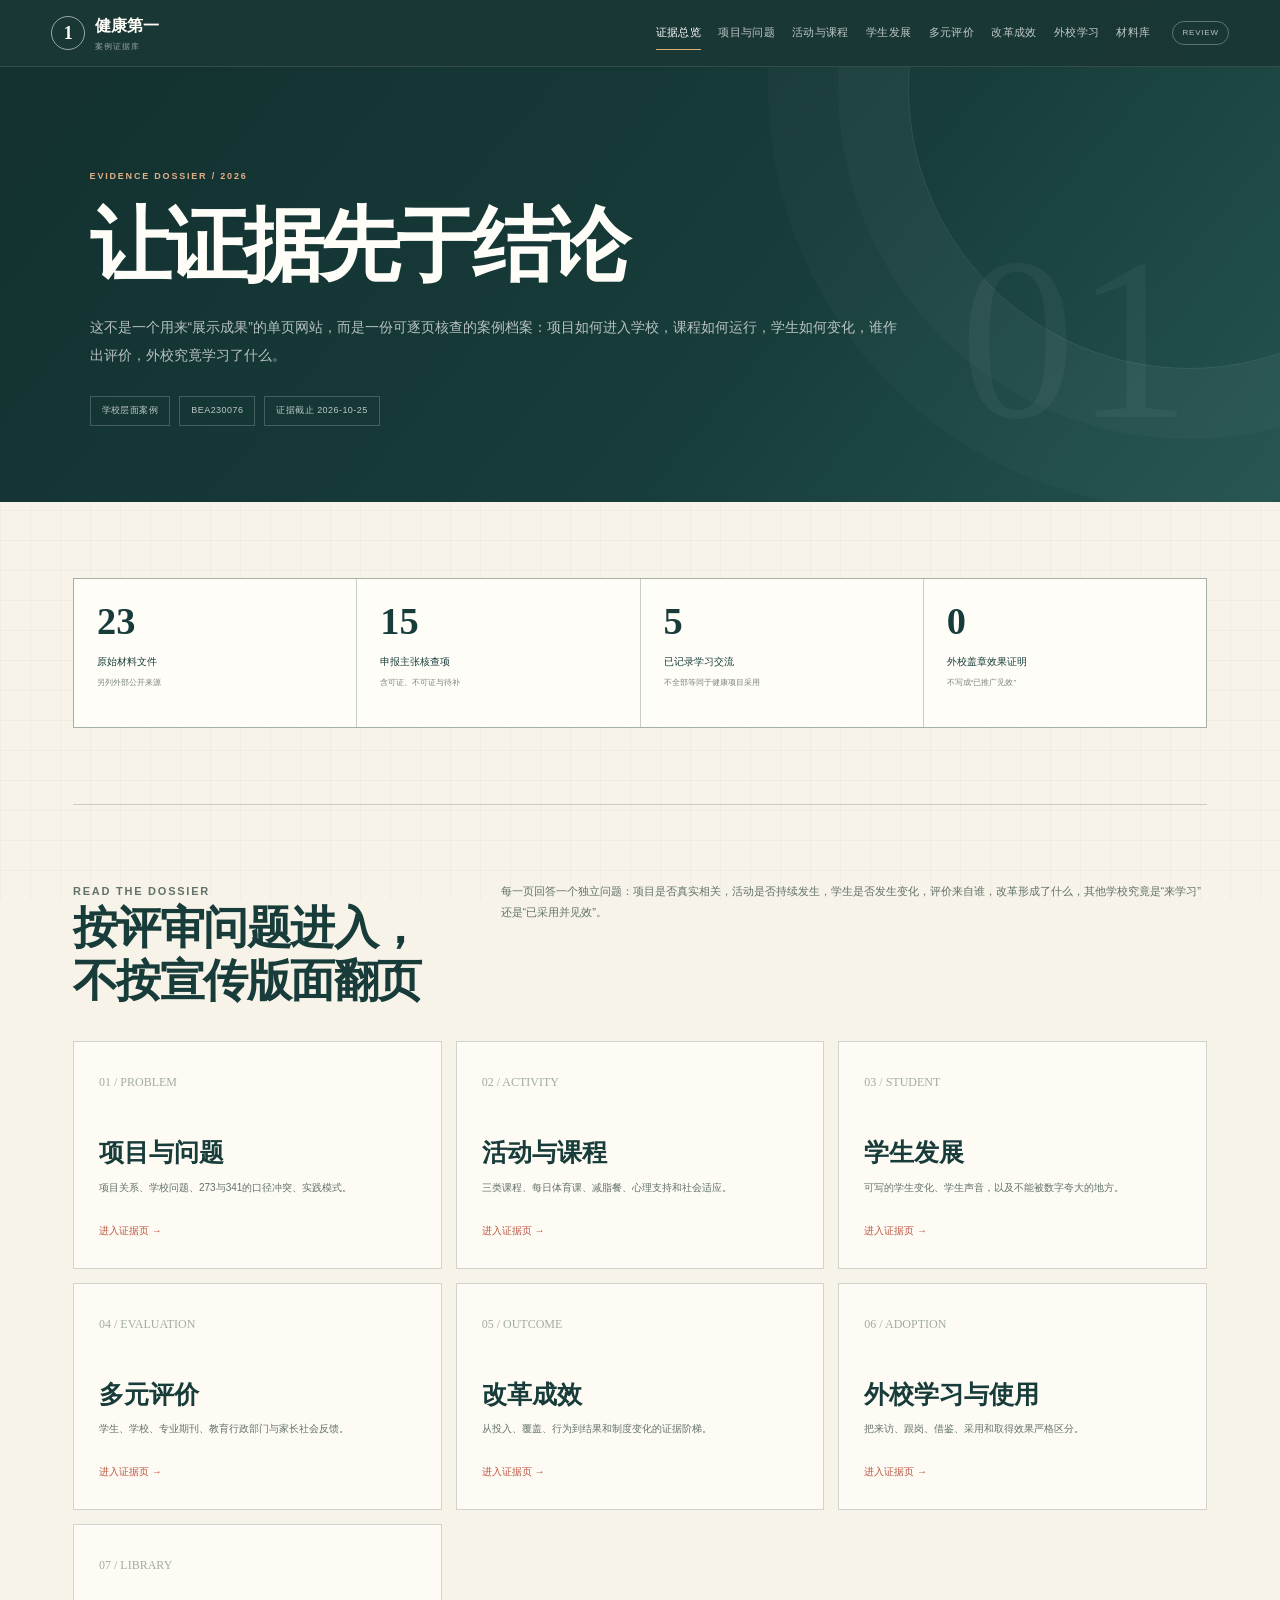
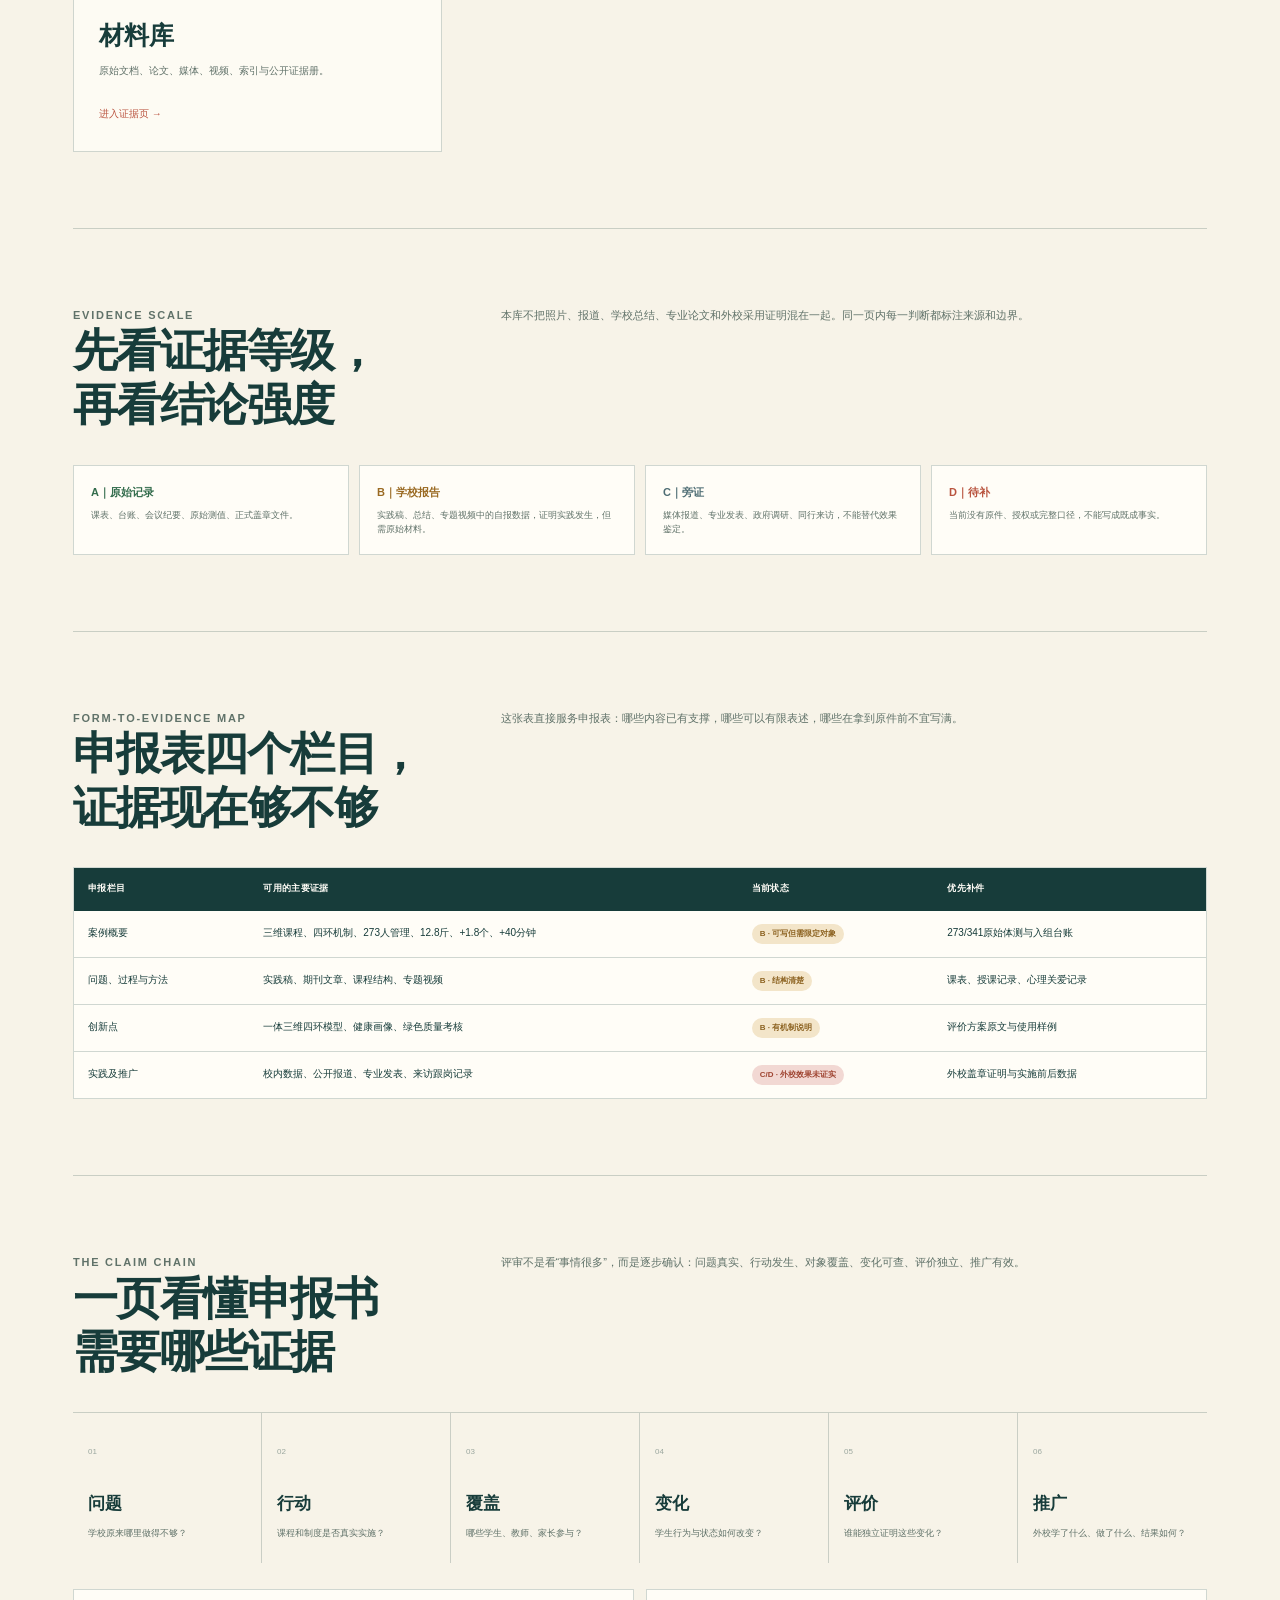
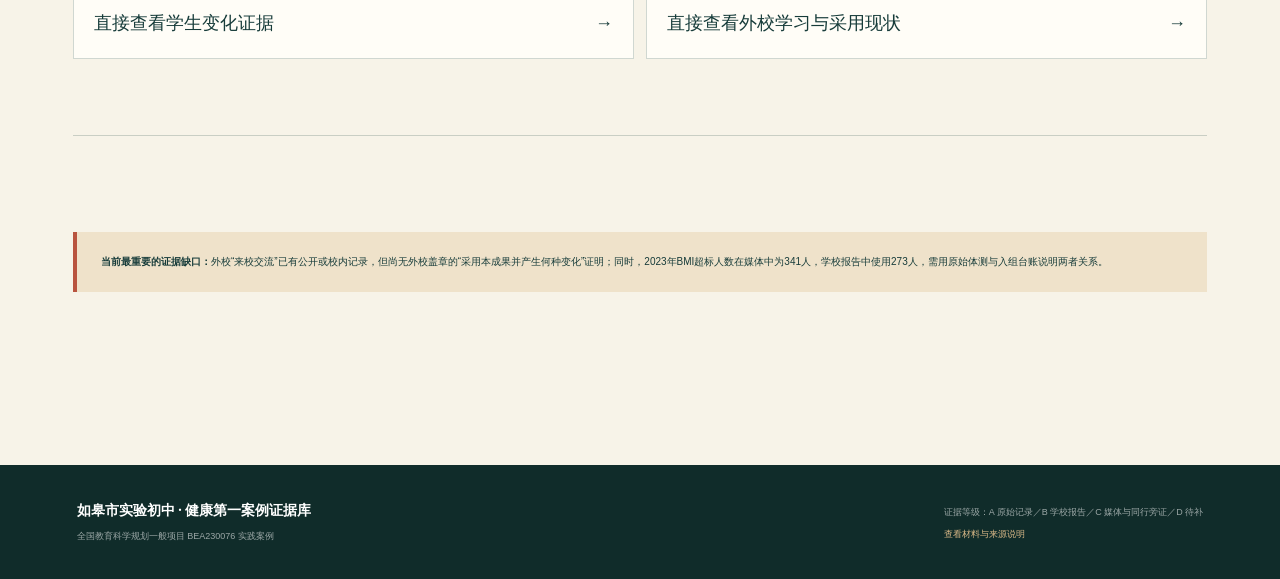
<file: index.html>
<!doctype html>
<html lang="zh-CN">
<head>
<meta charset="utf-8">
<meta name="viewport" content="width=device-width, initial-scale=1">
<meta name="robots" content="noindex,nofollow">
<meta name="theme-color" content="#173c3a">
<title>证据总览｜如皋市实验初中健康第一案例证据库</title>
<link rel="icon" href="assets/favicon.svg" type="image/svg+xml">
<link rel="stylesheet" href="styles.css">
</head>
<body data-page="home">
<a class="skip" href="#main">跳到主要内容</a>

    <header class="site-header">
      <a class="brand" href="index.html"><span class="brand-mark">1</span><span>健康第一<small>案例证据库</small></span></a>
      <button class="nav-toggle" type="button" aria-expanded="false" aria-controls="nav"><span></span><span></span><span></span><span class="sr-only">展开导航</span></button>
      <nav class="nav" id="nav" aria-label="主导航"><a href="index.html" aria-current="page">证据总览</a><a href="project.html">项目与问题</a><a href="activities.html">活动与课程</a><a href="students.html">学生发展</a><a href="evaluation.html">多元评价</a><a href="outcomes.html">改革成效</a><a href="adoption.html">外校学习</a><a href="library.html">材料库</a></nav>
      <span class="review-tag">REVIEW</span>
    </header>
    
<main id="main">
<section class="page-hero">
  <div class="hero-inner">
    <p class="eyebrow">EVIDENCE DOSSIER / 2026</p>
    <h1>让证据先于结论</h1>
    <p class="lede">这不是一个用来“展示成果”的单页网站，而是一份可逐页核查的案例档案：项目如何进入学校，课程如何运行，学生如何变化，谁作出评价，外校究竟学习了什么。</p>
    <div class="hero-meta">
<span class="chip">学校层面案例</span><span class="chip">BEA230076</span><span class="chip">证据截止 2026-10-25</span>
</div>
    <div class="page-number" aria-hidden="true">01</div>
  </div>
</section>

<div class="page-wrap">
  <section class="page-section">
    <div class="dashboard">
      <article><b>23</b><span>原始材料文件</span><small>另列外部公开来源</small></article>
      <article><b>15</b><span>申报主张核查项</span><small>含可证、不可证与待补</small></article>
      <article><b>5</b><span>已记录学习交流</span><small>不全部等同于健康项目采用</small></article>
      <article><b>0</b><span>外校盖章效果证明</span><small>不写成“已推广见效”</small></article>
    </div>
  </section>

  <section class="page-section">
    <div class="section-head">
      <div><p class="section-label">READ THE DOSSIER</p><h2>按评审问题进入，<br>不按宣传版面翻页</h2></div>
      <p>每一页回答一个独立问题：项目是否真实相关，活动是否持续发生，学生是否发生变化，评价来自谁，改革形成了什么，其他学校究竟是“来学习”还是“已采用并见效”。</p>
    </div>
    <div class="dossier-grid">
      <a class="dossier-card" href="project.html"><span class="no">01 / PROBLEM</span><h3>项目与问题</h3><p>项目关系、学校问题、273与341的口径冲突、实践模式。</p><b>进入证据页 →</b></a>
      <a class="dossier-card" href="activities.html"><span class="no">02 / ACTIVITY</span><h3>活动与课程</h3><p>三类课程、每日体育课、减脂餐、心理支持和社会适应。</p><b>进入证据页 →</b></a>
      <a class="dossier-card" href="students.html"><span class="no">03 / STUDENT</span><h3>学生发展</h3><p>可写的学生变化、学生声音，以及不能被数字夸大的地方。</p><b>进入证据页 →</b></a>
      <a class="dossier-card" href="evaluation.html"><span class="no">04 / EVALUATION</span><h3>多元评价</h3><p>学生、学校、专业期刊、教育行政部门与家长社会反馈。</p><b>进入证据页 →</b></a>
      <a class="dossier-card" href="outcomes.html"><span class="no">05 / OUTCOME</span><h3>改革成效</h3><p>从投入、覆盖、行为到结果和制度变化的证据阶梯。</p><b>进入证据页 →</b></a>
      <a class="dossier-card" href="adoption.html"><span class="no">06 / ADOPTION</span><h3>外校学习与使用</h3><p>把来访、跟岗、借鉴、采用和取得效果严格区分。</p><b>进入证据页 →</b></a>
      <a class="dossier-card" href="library.html"><span class="no">07 / LIBRARY</span><h3>材料库</h3><p>原始文档、论文、媒体、视频、索引与公开证据册。</p><b>进入证据页 →</b></a>
    </div>
  </section>

  <section class="page-section">
    <div class="section-head">
      <div><p class="section-label">EVIDENCE SCALE</p><h2>先看证据等级，<br>再看结论强度</h2></div>
      <p>本库不把照片、报道、学校总结、专业论文和外校采用证明混在一起。同一页内每一判断都标注来源和边界。</p>
    </div>
    <div class="legend">
      <div class="level a"><strong>A｜原始记录</strong><p>课表、台账、会议纪要、原始测值、正式盖章文件。</p></div>
      <div class="level b"><strong>B｜学校报告</strong><p>实践稿、总结、专题视频中的自报数据，证明实践发生，但需原始材料。</p></div>
      <div class="level c"><strong>C｜旁证</strong><p>媒体报道、专业发表、政府调研、同行来访，不能替代效果鉴定。</p></div>
      <div class="level d"><strong>D｜待补</strong><p>当前没有原件、授权或完整口径，不能写成既成事实。</p></div>
    </div>
  </section>

  <section class="page-section">
    <div class="section-head">
      <div><p class="section-label">FORM-TO-EVIDENCE MAP</p><h2>申报表四个栏目，<br>证据现在够不够</h2></div>
      <p>这张表直接服务申报表：哪些内容已有支撑，哪些可以有限表述，哪些在拿到原件前不宜写满。</p>
    </div>
    <div class="table-wrap">
      <table>
        <thead><tr><th>申报栏目</th><th>可用的主要证据</th><th>当前状态</th><th>优先补件</th></tr></thead>
        <tbody>
          <tr><td>案例概要</td><td>三维课程、四环机制、273人管理、12.8斤、+1.8个、+40分钟</td><td><span class="evidence-level level-b">B · 可写但需限定对象</span></td><td>273/341原始体测与入组台账</td></tr>
          <tr><td>问题、过程与方法</td><td>实践稿、期刊文章、课程结构、专题视频</td><td><span class="evidence-level level-b">B · 结构清楚</span></td><td>课表、授课记录、心理关爱记录</td></tr>
          <tr><td>创新点</td><td>一体三维四环模型、健康画像、绿色质量考核</td><td><span class="evidence-level level-b">B · 有机制说明</span></td><td>评价方案原文与使用样例</td></tr>
          <tr><td>实践及推广</td><td>校内数据、公开报道、专业发表、来访跟岗记录</td><td><span class="evidence-level level-d">C/D · 外校效果未证实</span></td><td>外校盖章证明与实施前后数据</td></tr>
        </tbody>
      </table>
    </div>
  </section>

  <section class="page-section">
    <div class="section-head">
      <div><p class="section-label">THE CLAIM CHAIN</p><h2>一页看懂申报书<br>需要哪些证据</h2></div>
      <p>评审不是看“事情很多”，而是逐步确认：问题真实、行动发生、对象覆盖、变化可查、评价独立、推广有效。</p>
    </div>
    <div class="claim-chain">
      <article><span>01</span><h3>问题</h3><p>学校原来哪里做得不够？</p></article>
      <article><span>02</span><h3>行动</h3><p>课程和制度是否真实实施？</p></article>
      <article><span>03</span><h3>覆盖</h3><p>哪些学生、教师、家长参与？</p></article>
      <article><span>04</span><h3>变化</h3><p>学生行为与状态如何改变？</p></article>
      <article><span>05</span><h3>评价</h3><p>谁能独立证明这些变化？</p></article>
      <article><span>06</span><h3>推广</h3><p>外校学了什么、做了什么、结果如何？</p></article>
    </div>
    <div class="next-links">
      <a href="students.html">直接查看学生变化证据 <span>→</span></a>
      <a href="adoption.html">直接查看外校学习与采用现状 <span>→</span></a>
    </div>
  </section>

  <section class="page-section">
    <div class="warning"><b>当前最重要的证据缺口：</b>外校“来校交流”已有公开或校内记录，但尚无外校盖章的“采用本成果并产生何种变化”证明；同时，2023年BMI超标人数在媒体中为341人，学校报告中使用273人，需用原始体测与入组台账说明两者关系。</div>
  </section>
</div>

</main>

    <footer class="site-footer">
      <div class="footer-inner">
        <div><strong>如皋市实验初中 · 健康第一案例证据库</strong><p>全国教育科学规划一般项目 BEA230076 实践案例</p></div>
        <div><p>证据等级：A 原始记录／B 学校报告／C 媒体与同行旁证／D 待补</p><p><a href="library.html">查看材料与来源说明</a></p></div>
      </div>
    </footer>
    
<script src="script.js"></script>
</body>
</html>
</file>
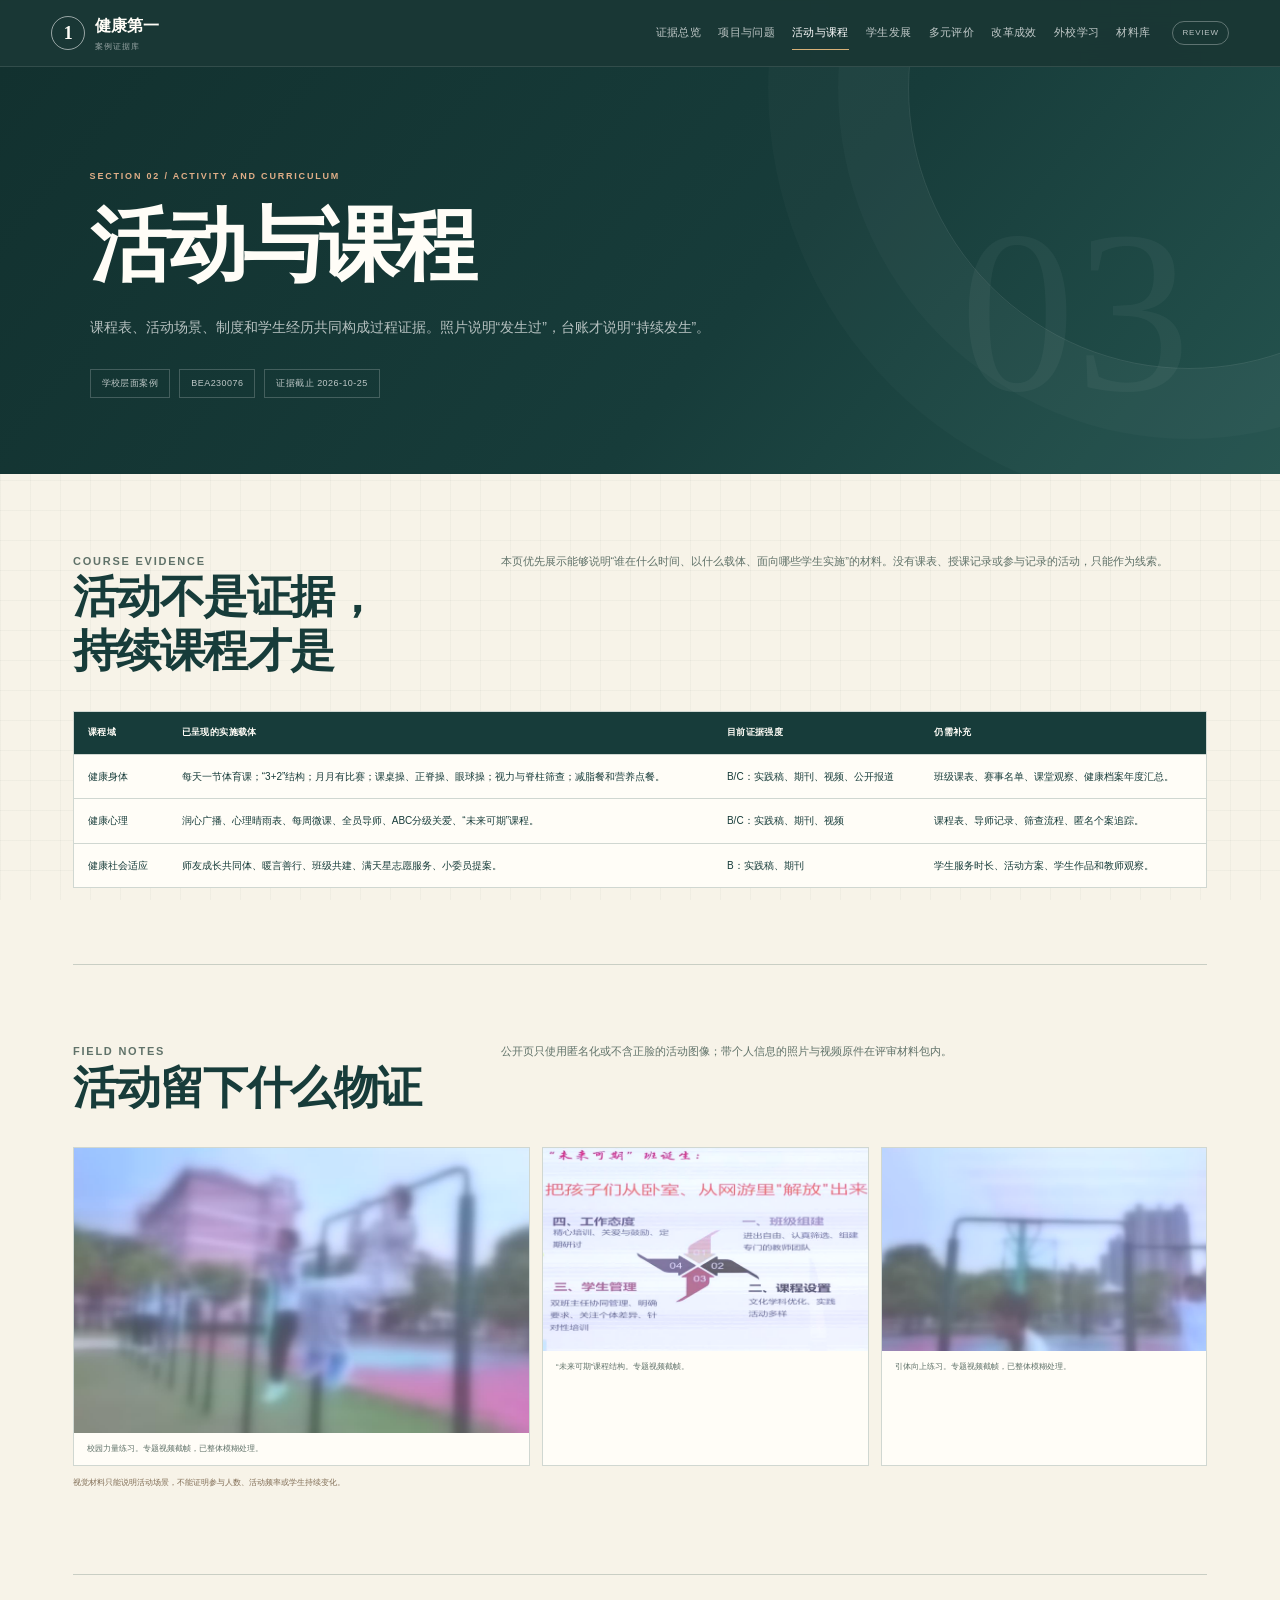
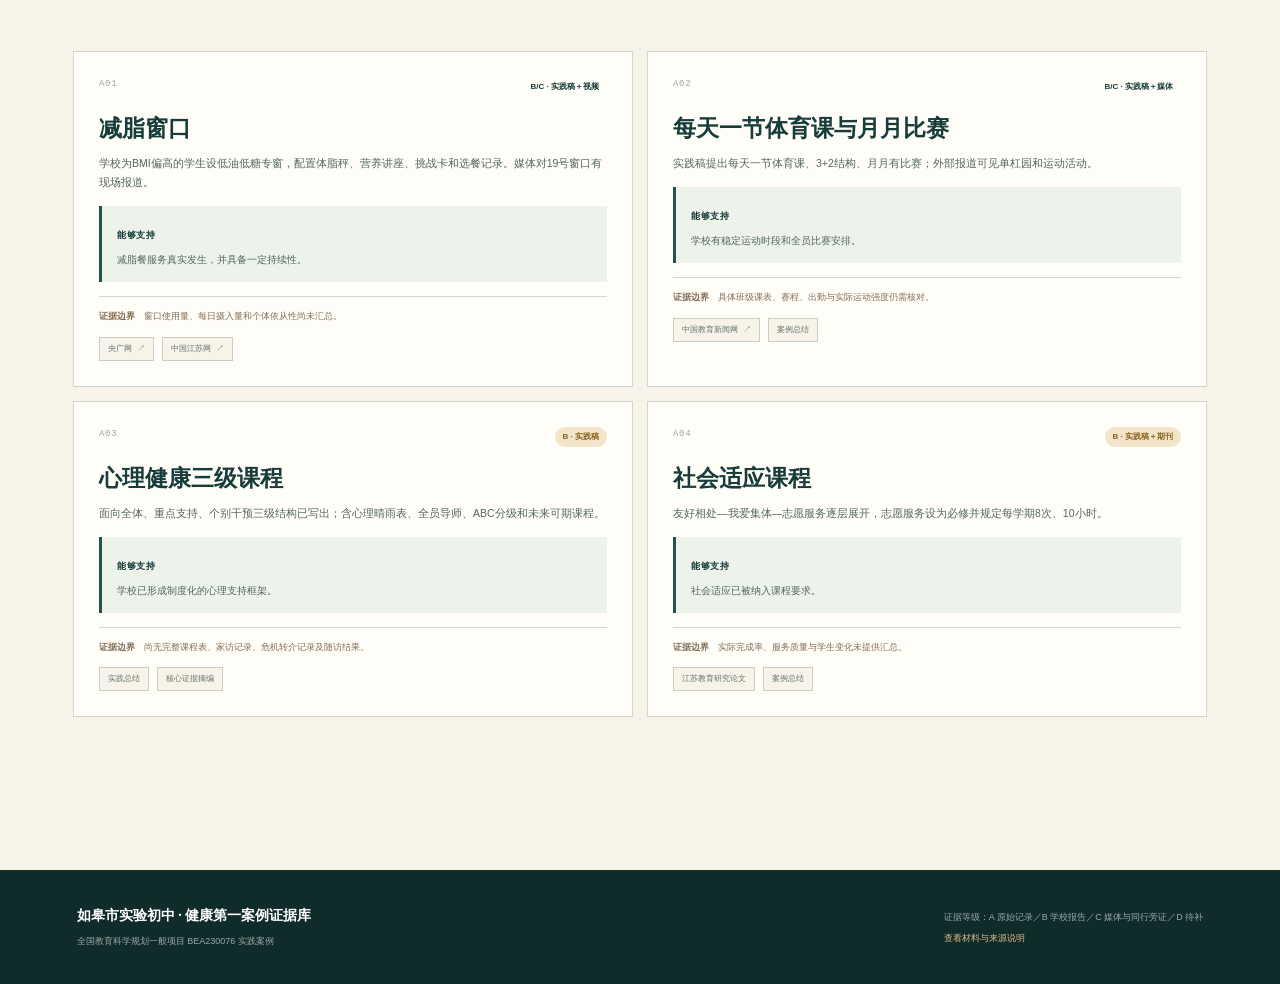
<file: activities.html>
<!doctype html>
<html lang="zh-CN">
<head>
<meta charset="utf-8">
<meta name="viewport" content="width=device-width, initial-scale=1">
<meta name="robots" content="noindex,nofollow">
<meta name="theme-color" content="#173c3a">
<title>活动与课程｜如皋市实验初中健康第一案例证据库</title>
<link rel="icon" href="assets/favicon.svg" type="image/svg+xml">
<link rel="stylesheet" href="styles.css">
</head>
<body data-page="activities">
<a class="skip" href="#main">跳到主要内容</a>

    <header class="site-header">
      <a class="brand" href="index.html"><span class="brand-mark">1</span><span>健康第一<small>案例证据库</small></span></a>
      <button class="nav-toggle" type="button" aria-expanded="false" aria-controls="nav"><span></span><span></span><span></span><span class="sr-only">展开导航</span></button>
      <nav class="nav" id="nav" aria-label="主导航"><a href="index.html">证据总览</a><a href="project.html">项目与问题</a><a href="activities.html" aria-current="page">活动与课程</a><a href="students.html">学生发展</a><a href="evaluation.html">多元评价</a><a href="outcomes.html">改革成效</a><a href="adoption.html">外校学习</a><a href="library.html">材料库</a></nav>
      <span class="review-tag">REVIEW</span>
    </header>
    
<main id="main">
<section class="page-hero">
  <div class="hero-inner">
    <p class="eyebrow">SECTION 02 / ACTIVITY AND CURRICULUM</p>
    <h1>活动与课程</h1>
    <p class="lede">课程表、活动场景、制度和学生经历共同构成过程证据。照片说明“发生过”，台账才说明“持续发生”。</p>
    <div class="hero-meta">
<span class="chip">学校层面案例</span><span class="chip">BEA230076</span><span class="chip">证据截止 2026-10-25</span>
</div>
    <div class="page-number" aria-hidden="true">03</div>
  </div>
</section>

<div class="page-wrap">
  <section class="page-section">
    <div class="section-head">
      <div><p class="section-label">COURSE EVIDENCE</p><h2>活动不是证据，<br>持续课程才是</h2></div>
      <p>本页优先展示能够说明“谁在什么时间、以什么载体、面向哪些学生实施”的材料。没有课表、授课记录或参与记录的活动，只能作为线索。</p>
    </div>
    <div class="table-wrap">
      <table>
        <thead><tr><th>课程域</th><th>已呈现的实施载体</th><th>目前证据强度</th><th>仍需补充</th></tr></thead>
        <tbody>
          <tr><td>健康身体</td><td>每天一节体育课；“3+2”结构；月月有比赛；课桌操、正脊操、眼球操；视力与脊柱筛查；减脂餐和营养点餐。</td><td>B/C：实践稿、期刊、视频、公开报道</td><td>班级课表、赛事名单、课堂观察、健康档案年度汇总。</td></tr>
          <tr><td>健康心理</td><td>润心广播、心理晴雨表、每周微课、全员导师、ABC分级关爱、“未来可期”课程。</td><td>B/C：实践稿、期刊、视频</td><td>课程表、导师记录、筛查流程、匿名个案追踪。</td></tr>
          <tr><td>健康社会适应</td><td>师友成长共同体、暖言善行、班级共建、满天星志愿服务、小委员提案。</td><td>B：实践稿、期刊</td><td>学生服务时长、活动方案、学生作品和教师观察。</td></tr>
        </tbody>
      </table>
    </div>
  </section>

  <section class="page-section">
    <div class="section-head">
      <div><p class="section-label">FIELD NOTES</p><h2>活动留下什么物证</h2></div>
      <p>公开页只使用匿名化或不含正脸的活动图像；带个人信息的照片与视频原件在评审材料包内。</p>
    </div>
    <div class="gallery">
      <figure><img src="assets/images/activity-strength-anon.jpg" alt="校园力量练习匿名化图像"><figcaption>校园力量练习。专题视频截帧，已整体模糊处理。</figcaption></figure>
      <figure><img src="assets/images/future-class-structure.jpg" alt="未来可期课程结构"><figcaption>“未来可期”课程结构。专题视频截帧。</figcaption></figure>
      <figure><img src="assets/images/activity-pullup-anon.jpg" alt="引体向上训练匿名化图像"><figcaption>引体向上练习。专题视频截帧，已整体模糊处理。</figcaption></figure>
    </div>
    <p class="privacy-note">视觉材料只能说明活动场景，不能证明参与人数、活动频率或学生持续变化。</p>
  </section>

  <section class="page-section">
    <div class="evidence-grid">
      
    <article class="evidence-card">
      <div class="evidence-top"><span class="evidence-code">A01</span><span class="evidence-level level-b/c">B/C · 实践稿＋视频</span></div>
      <h3>减脂窗口</h3><p>学校为BMI偏高的学生设低油低糖专窗，配置体脂秤、营养讲座、挑战卡和选餐记录。媒体对19号窗口有现场报道。</p>
      <div class="claim-box"><b>能够支持</b><p>减脂餐服务真实发生，并具备一定持续性。</p></div>
      <div class="boundary"><b>证据边界</b>　窗口使用量、每日摄入量和个体依从性尚未汇总。</div>
      <div class="source-row"><a class="source external" href="https://news.cnr.cn/local/dftj/20231223/t20231223_526532444.shtml" target="_blank" rel="noopener">央广网</a><a class="source external" href="https://jsnews.jschina.com.cn/kjwt/202401/t20240109_3345857.shtml" target="_blank" rel="noopener">中国江苏网</a></div>
    </article>
      
    <article class="evidence-card">
      <div class="evidence-top"><span class="evidence-code">A02</span><span class="evidence-level level-b/c">B/C · 实践稿＋媒体</span></div>
      <h3>每天一节体育课与月月比赛</h3><p>实践稿提出每天一节体育课、3+2结构、月月有比赛；外部报道可见单杠园和运动活动。</p>
      <div class="claim-box"><b>能够支持</b><p>学校有稳定运动时段和全员比赛安排。</p></div>
      <div class="boundary"><b>证据边界</b>　具体班级课表、赛程、出勤与实际运动强度仍需核对。</div>
      <div class="source-row"><a class="source external" href="http://www.jyb.cn/rmtzgjsb/202407/t20240709_2111220422.html" target="_blank" rel="noopener">中国教育新闻网</a><a class="source" href="assets/docs/健康第一案例总结.pdf">案例总结</a></div>
    </article>
      
    <article class="evidence-card">
      <div class="evidence-top"><span class="evidence-code">A03</span><span class="evidence-level level-b">B · 实践稿</span></div>
      <h3>心理健康三级课程</h3><p>面向全体、重点支持、个别干预三级结构已写出；含心理晴雨表、全员导师、ABC分级和未来可期课程。</p>
      <div class="claim-box"><b>能够支持</b><p>学校已形成制度化的心理支持框架。</p></div>
      <div class="boundary"><b>证据边界</b>　尚无完整课程表、家访记录、危机转介记录及随访结果。</div>
      <div class="source-row"><a class="source" href="assets/docs/健康第一案例总结.pdf">实践总结</a><a class="source" href="assets/docs/核心证据摘编.pdf">核心证据摘编</a></div>
    </article>
      
    <article class="evidence-card">
      <div class="evidence-top"><span class="evidence-code">A04</span><span class="evidence-level level-b">B · 实践稿＋期刊</span></div>
      <h3>社会适应课程</h3><p>友好相处—我爱集体—志愿服务逐层展开，志愿服务设为必修并规定每学期8次、10小时。</p>
      <div class="claim-box"><b>能够支持</b><p>社会适应已被纳入课程要求。</p></div>
      <div class="boundary"><b>证据边界</b>　实际完成率、服务质量与学生变化未提供汇总。</div>
      <div class="source-row"><a class="source" href="assets/images/健康学校研究论文首页.png">江苏教育研究论文</a><a class="source" href="assets/docs/健康第一案例总结.pdf">案例总结</a></div>
    </article>
    </div>
  </section>
</div>

</main>

    <footer class="site-footer">
      <div class="footer-inner">
        <div><strong>如皋市实验初中 · 健康第一案例证据库</strong><p>全国教育科学规划一般项目 BEA230076 实践案例</p></div>
        <div><p>证据等级：A 原始记录／B 学校报告／C 媒体与同行旁证／D 待补</p><p><a href="library.html">查看材料与来源说明</a></p></div>
      </div>
    </footer>
    
<script src="script.js"></script>
</body>
</html>
</file>
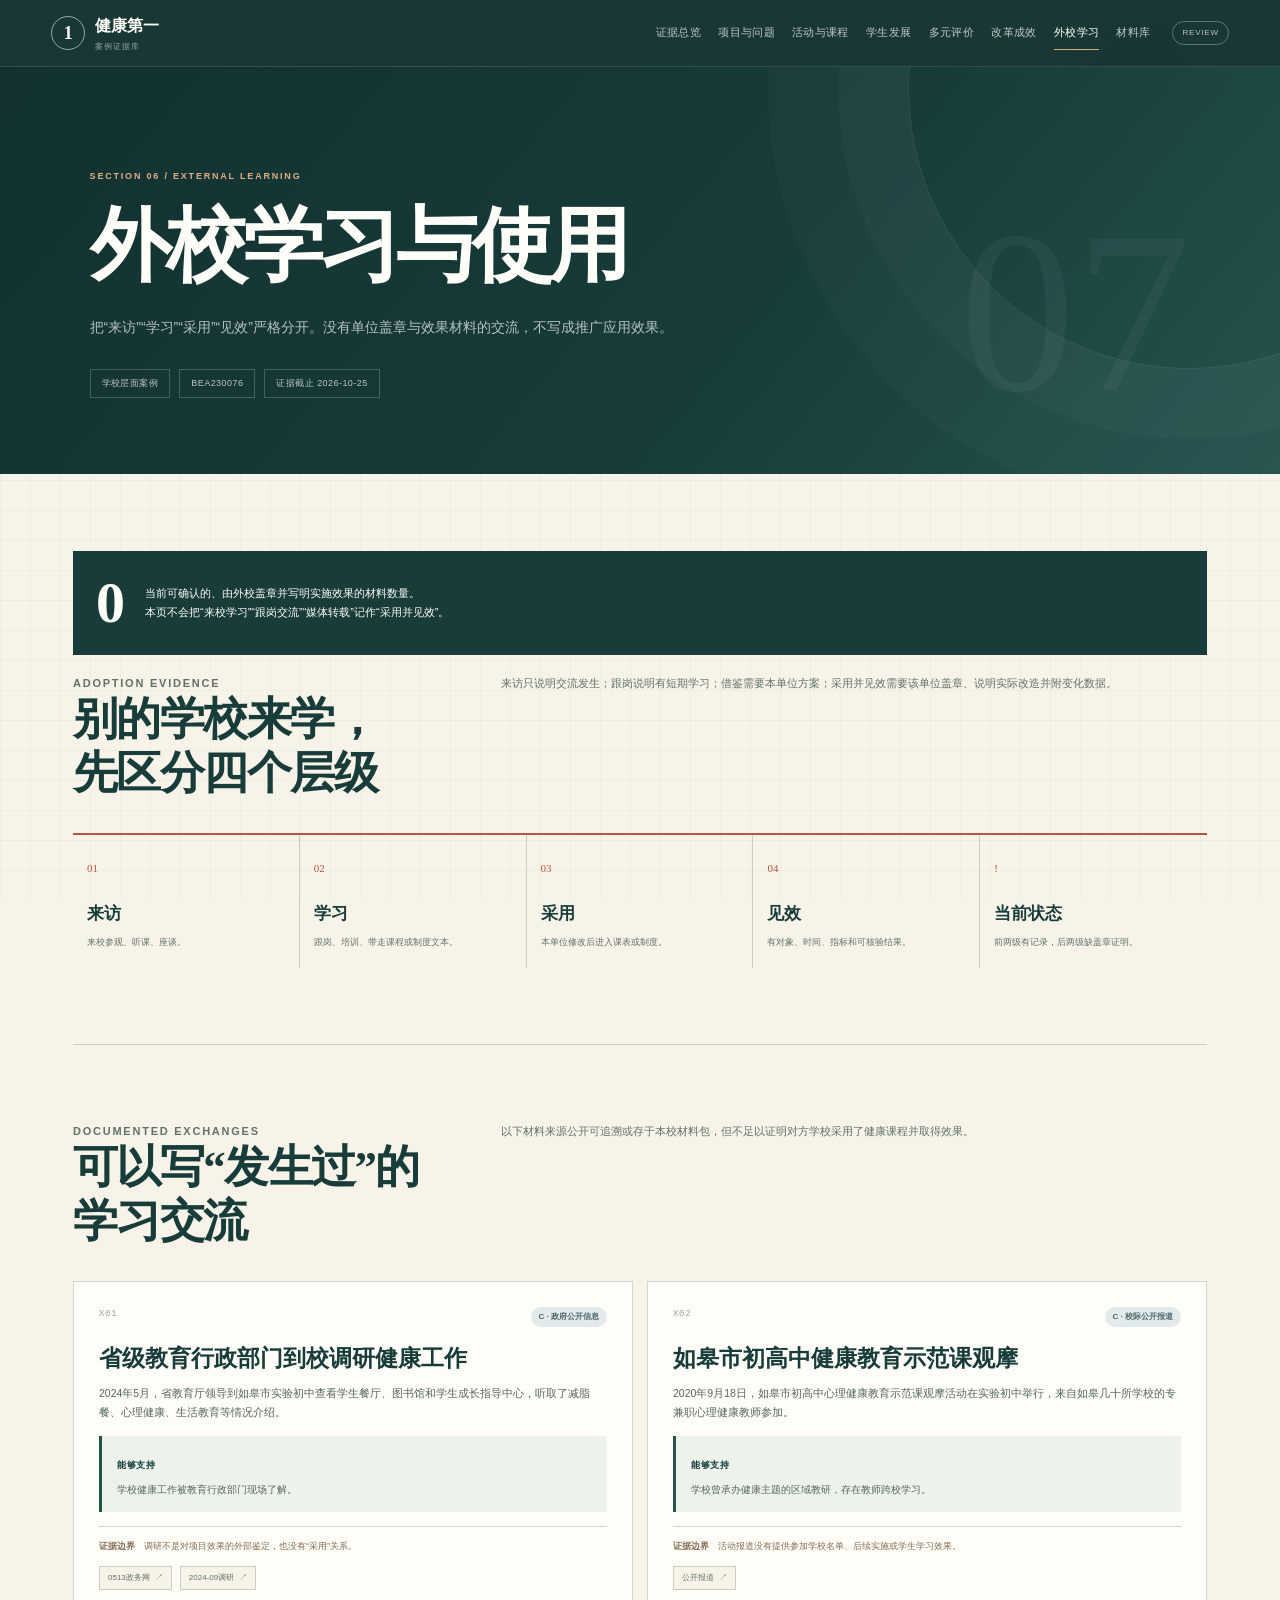
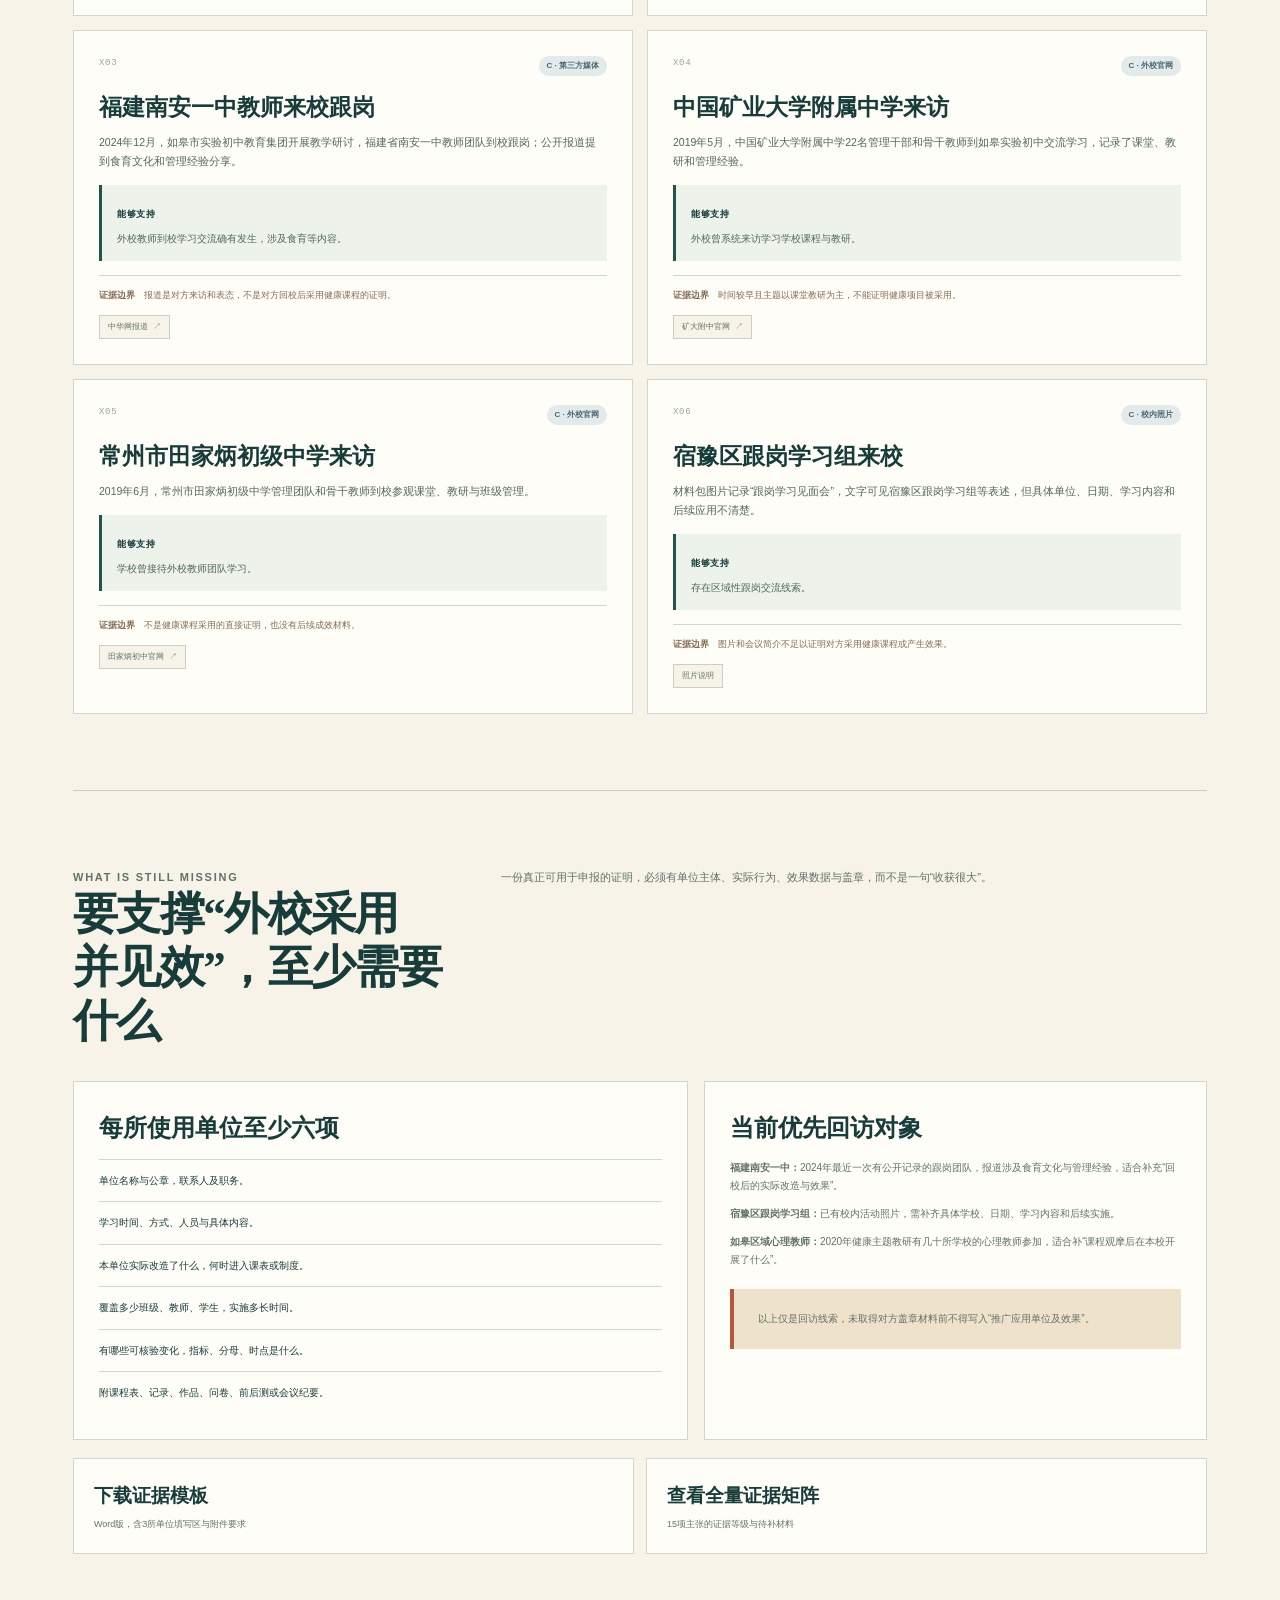
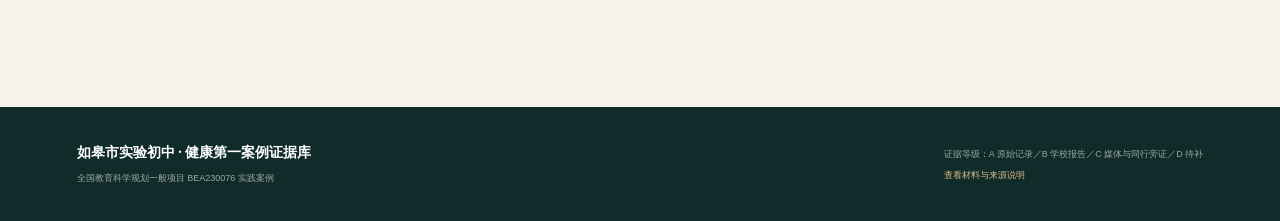
<file: adoption.html>
<!doctype html>
<html lang="zh-CN">
<head>
<meta charset="utf-8">
<meta name="viewport" content="width=device-width, initial-scale=1">
<meta name="robots" content="noindex,nofollow">
<meta name="theme-color" content="#173c3a">
<title>外校学习｜如皋市实验初中健康第一案例证据库</title>
<link rel="icon" href="assets/favicon.svg" type="image/svg+xml">
<link rel="stylesheet" href="styles.css">
</head>
<body data-page="adoption">
<a class="skip" href="#main">跳到主要内容</a>

    <header class="site-header">
      <a class="brand" href="index.html"><span class="brand-mark">1</span><span>健康第一<small>案例证据库</small></span></a>
      <button class="nav-toggle" type="button" aria-expanded="false" aria-controls="nav"><span></span><span></span><span></span><span class="sr-only">展开导航</span></button>
      <nav class="nav" id="nav" aria-label="主导航"><a href="index.html">证据总览</a><a href="project.html">项目与问题</a><a href="activities.html">活动与课程</a><a href="students.html">学生发展</a><a href="evaluation.html">多元评价</a><a href="outcomes.html">改革成效</a><a href="adoption.html" aria-current="page">外校学习</a><a href="library.html">材料库</a></nav>
      <span class="review-tag">REVIEW</span>
    </header>
    
<main id="main">
<section class="page-hero">
  <div class="hero-inner">
    <p class="eyebrow">SECTION 06 / EXTERNAL LEARNING</p>
    <h1>外校学习与使用</h1>
    <p class="lede">把“来访”“学习”“采用”“见效”严格分开。没有单位盖章与效果材料的交流，不写成推广应用效果。</p>
    <div class="hero-meta">
<span class="chip">学校层面案例</span><span class="chip">BEA230076</span><span class="chip">证据截止 2026-10-25</span>
</div>
    <div class="page-number" aria-hidden="true">07</div>
  </div>
</section>

<div class="page-wrap">
  <section class="page-section">
    <div class="status-big"><b>0</b><span>当前可确认的、由外校盖章并写明实施效果的材料数量。<br>本页不会把“来校学习”“跟岗交流”“媒体转载”记作“采用并见效”。</span></div>
    <div class="section-head">
      <div><p class="section-label">ADOPTION EVIDENCE</p><h2>别的学校来学，<br>先区分四个层级</h2></div>
      <p>来访只说明交流发生；跟岗说明有短期学习；借鉴需要本单位方案；采用并见效需要该单位盖章、说明实际改造并附变化数据。</p>
    </div>
    <div class="flowline">
      <article><span>01</span><h3>来访</h3><p>来校参观、听课、座谈。</p></article>
      <article><span>02</span><h3>学习</h3><p>跟岗、培训、带走课程或制度文本。</p></article>
      <article><span>03</span><h3>采用</h3><p>本单位修改后进入课表或制度。</p></article>
      <article><span>04</span><h3>见效</h3><p>有对象、时间、指标和可核验结果。</p></article>
      <article><span>!</span><h3>当前状态</h3><p>前两级有记录，后两级缺盖章证明。</p></article>
    </div>
  </section>

  <section class="page-section">
    <div class="section-head">
      <div><p class="section-label">DOCUMENTED EXCHANGES</p><h2>可以写“发生过”的<br>学习交流</h2></div>
      <p>以下材料来源公开可追溯或存于本校材料包，但不足以证明对方学校采用了健康课程并取得效果。</p>
    </div>
    <div class="evidence-grid">
      
    <article class="evidence-card">
      <div class="evidence-top"><span class="evidence-code">X01</span><span class="evidence-level level-c">C · 政府公开信息</span></div>
      <h3>省级教育行政部门到校调研健康工作</h3><p>2024年5月，省教育厅领导到如皋市实验初中查看学生餐厅、图书馆和学生成长指导中心，听取了减脂餐、心理健康、生活教育等情况介绍。</p>
      <div class="claim-box"><b>能够支持</b><p>学校健康工作被教育行政部门现场了解。</p></div>
      <div class="boundary"><b>证据边界</b>　调研不是对项目效果的外部鉴定，也没有“采用”关系。</div>
      <div class="source-row"><a class="source external" href="https://zhengwu.0513.org/news/detail/29488" target="_blank" rel="noopener">0513政务网</a><a class="source external" href="https://zhengwu.0513.org/news/detail/31982" target="_blank" rel="noopener">2024-09调研</a></div>
    </article>
      
    <article class="evidence-card">
      <div class="evidence-top"><span class="evidence-code">X02</span><span class="evidence-level level-c">C · 校际公开报道</span></div>
      <h3>如皋市初高中健康教育示范课观摩</h3><p>2020年9月18日，如皋市初高中心理健康教育示范课观摩活动在实验初中举行，来自如皋几十所学校的专兼职心理健康教师参加。</p>
      <div class="claim-box"><b>能够支持</b><p>学校曾承办健康主题的区域教研，存在教师跨校学习。</p></div>
      <div class="boundary"><b>证据边界</b>　活动报道没有提供参加学校名单、后续实施或学生学习效果。</div>
      <div class="source-row"><a class="source external" href="http://www.yxjyw.cn/lxjk/xljk/29289.html" target="_blank" rel="noopener">公开报道</a></div>
    </article>
      
    <article class="evidence-card">
      <div class="evidence-top"><span class="evidence-code">X03</span><span class="evidence-level level-c">C · 第三方媒体</span></div>
      <h3>福建南安一中教师来校跟岗</h3><p>2024年12月，如皋市实验初中教育集团开展教学研讨，福建省南安一中教师团队到校跟岗；公开报道提到食育文化和管理经验分享。</p>
      <div class="claim-box"><b>能够支持</b><p>外校教师到校学习交流确有发生，涉及食育等内容。</p></div>
      <div class="boundary"><b>证据边界</b>　报道是对方来访和表态，不是对方回校后采用健康课程的证明。</div>
      <div class="source-row"><a class="source external" href="http://mtz.china.com/touzi/2024/1231/122024_148983.html" target="_blank" rel="noopener">中华网报道</a></div>
    </article>
      
    <article class="evidence-card">
      <div class="evidence-top"><span class="evidence-code">X04</span><span class="evidence-level level-c">C · 外校官网</span></div>
      <h3>中国矿业大学附属中学来访</h3><p>2019年5月，中国矿业大学附属中学22名管理干部和骨干教师到如皋实验初中交流学习，记录了课堂、教研和管理经验。</p>
      <div class="claim-box"><b>能够支持</b><p>外校曾系统来访学习学校课程与教研。</p></div>
      <div class="boundary"><b>证据边界</b>　时间较早且主题以课堂教研为主，不能证明健康项目被采用。</div>
      <div class="source-row"><a class="source external" href="https://kdfz.cumt.edu.cn/02/ff/c12758a525055/page.htm" target="_blank" rel="noopener">矿大附中官网</a></div>
    </article>
      
    <article class="evidence-card">
      <div class="evidence-top"><span class="evidence-code">X05</span><span class="evidence-level level-c">C · 外校官网</span></div>
      <h3>常州市田家炳初级中学来访</h3><p>2019年6月，常州市田家炳初级中学管理团队和骨干教师到校参观课堂、教研与班级管理。</p>
      <div class="claim-box"><b>能够支持</b><p>学校曾接待外校教师团队学习。</p></div>
      <div class="boundary"><b>证据边界</b>　不是健康课程采用的直接证明，也没有后续成效材料。</div>
      <div class="source-row"><a class="source external" href="http://www.tjbcz.czedu.cn/html/article3593862.html" target="_blank" rel="noopener">田家炳初中官网</a></div>
    </article>
      
    <article class="evidence-card">
      <div class="evidence-top"><span class="evidence-code">X06</span><span class="evidence-level level-c">C · 校内照片</span></div>
      <h3>宿豫区跟岗学习组来校</h3><p>材料包图片记录“跟岗学习见面会”，文字可见宿豫区跟岗学习组等表述，但具体单位、日期、学习内容和后续应用不清楚。</p>
      <div class="claim-box"><b>能够支持</b><p>存在区域性跟岗交流线索。</p></div>
      <div class="boundary"><b>证据边界</b>　图片和会议简介不足以证明对方采用健康课程或产生效果。</div>
      <div class="source-row"><a class="source" href="assets/docs/核心证据摘编.pdf">照片说明</a></div>
    </article>
    </div>
  </section>

  <section class="page-section">
    <div class="section-head">
      <div><p class="section-label">WHAT IS STILL MISSING</p><h2>要支撑“外校采用<br>并见效”，至少需要什么</h2></div>
      <p>一份真正可用于申报的证明，必须有单位主体、实际行为、效果数据与盖章，而不是一句“收获很大”。</p>
    </div>
    <div class="adoption-grid">
      <article class="adoption-card">
        <h3>每所使用单位至少六项</h3>
        <ul class="gap-list">
          <li>单位名称与公章，联系人及职务。</li>
          <li>学习时间、方式、人员与具体内容。</li>
          <li>本单位实际改造了什么，何时进入课表或制度。</li>
          <li>覆盖多少班级、教师、学生，实施多长时间。</li>
          <li>有哪些可核验变化，指标、分母、时点是什么。</li>
          <li>附课程表、记录、作品、问卷、前后测或会议纪要。</li>
        </ul>
      </article>
      <aside class="adoption-card">
        <h3>当前优先回访对象</h3>
        <p><b>福建南安一中：</b>2024年最近一次有公开记录的跟岗团队，报道涉及食育文化与管理经验，适合补充“回校后的实际改造与效果”。</p>
        <p><b>宿豫区跟岗学习组：</b>已有校内活动照片，需补齐具体学校、日期、学习内容和后续实施。</p>
        <p><b>如皋区域心理教师：</b>2020年健康主题教研有几十所学校的心理教师参加，适合补“课程观摩后在本校开展了什么”。</p>
        <p class="warning">以上仅是回访线索，未取得对方盖章材料前不得写入“推广应用单位及效果”。</p>
      </aside>
    </div>
    <div class="download-panel">
      <a class="download" href="assets/docs/校外学习使用情况证明模板.docx"><b>下载证据模板</b><span>Word版，含3所单位填写区与附件要求</span></a>
      <a class="download" href="assets/docs/申报主张与证据矩阵.xlsx"><b>查看全量证据矩阵</b><span>15项主张的证据等级与待补材料</span></a>
    </div>
  </section>
</div>

</main>

    <footer class="site-footer">
      <div class="footer-inner">
        <div><strong>如皋市实验初中 · 健康第一案例证据库</strong><p>全国教育科学规划一般项目 BEA230076 实践案例</p></div>
        <div><p>证据等级：A 原始记录／B 学校报告／C 媒体与同行旁证／D 待补</p><p><a href="library.html">查看材料与来源说明</a></p></div>
      </div>
    </footer>
    
<script src="script.js"></script>
</body>
</html>
</file>
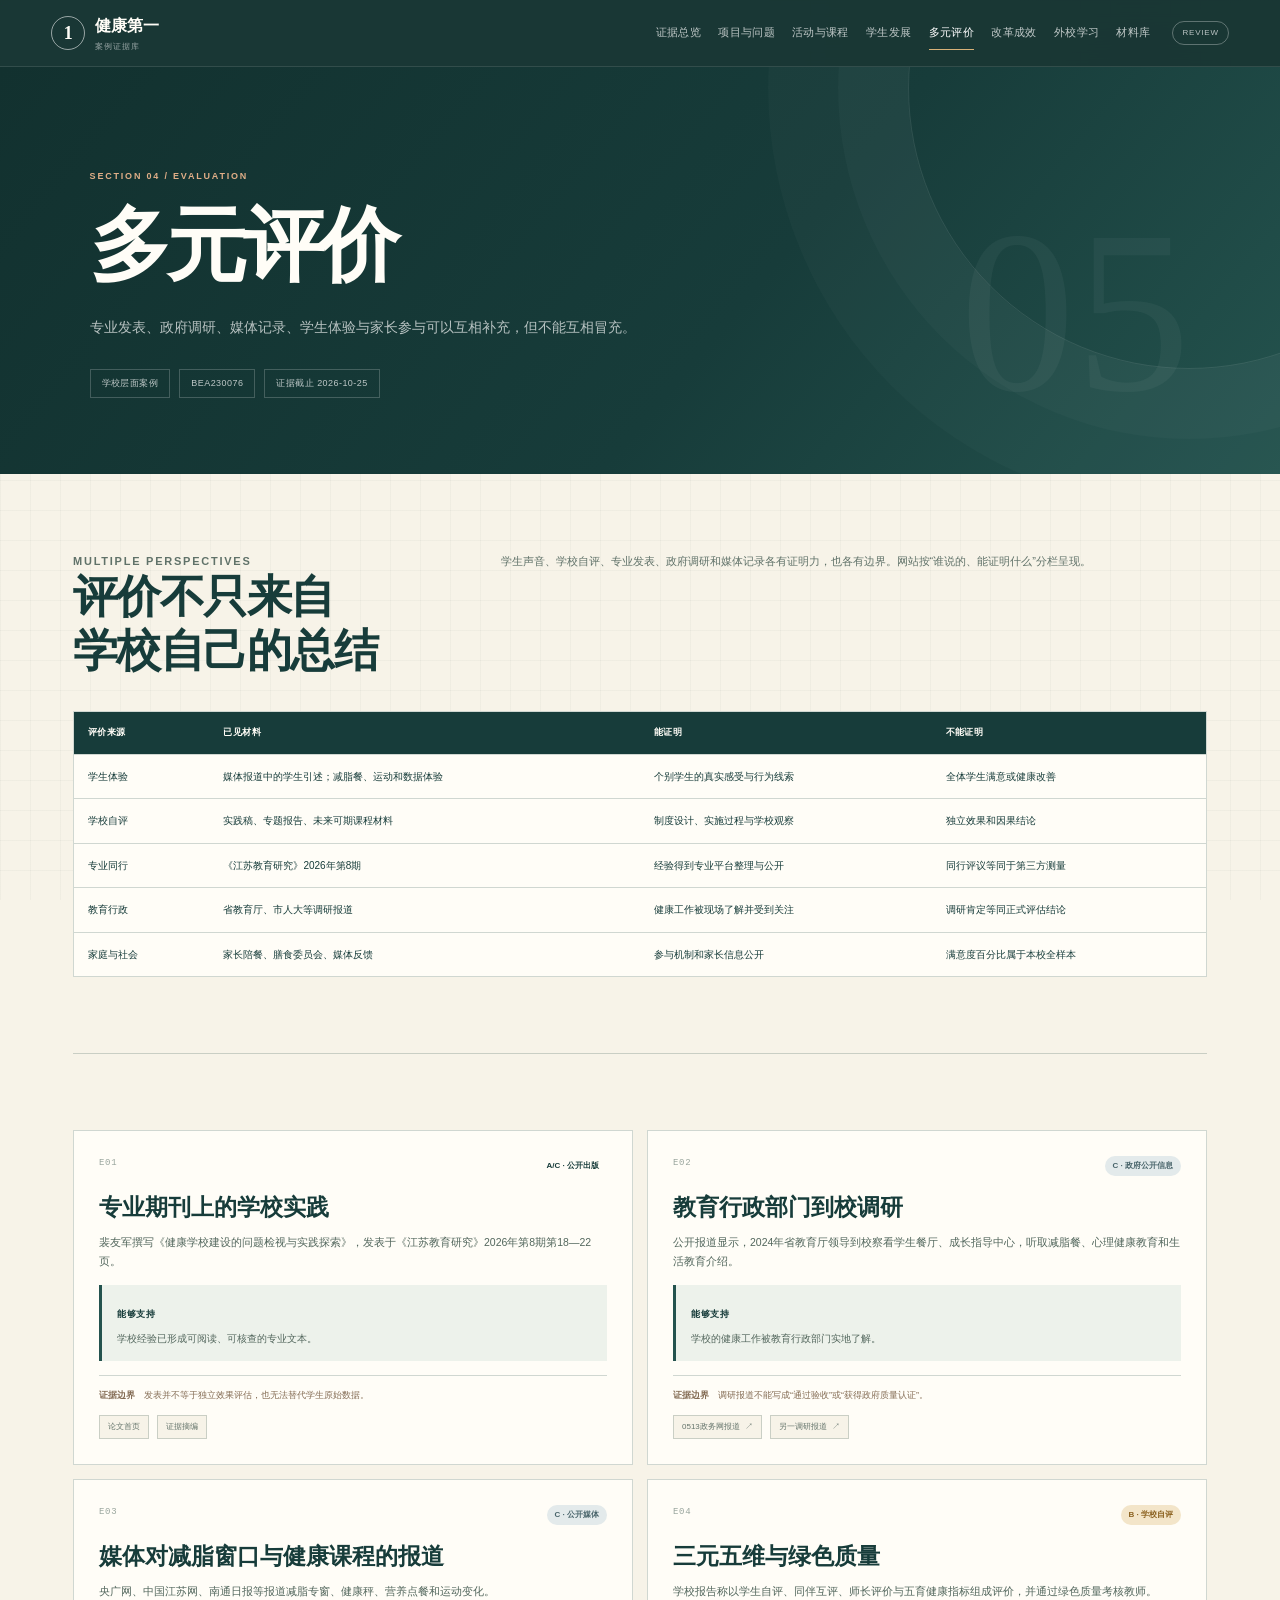
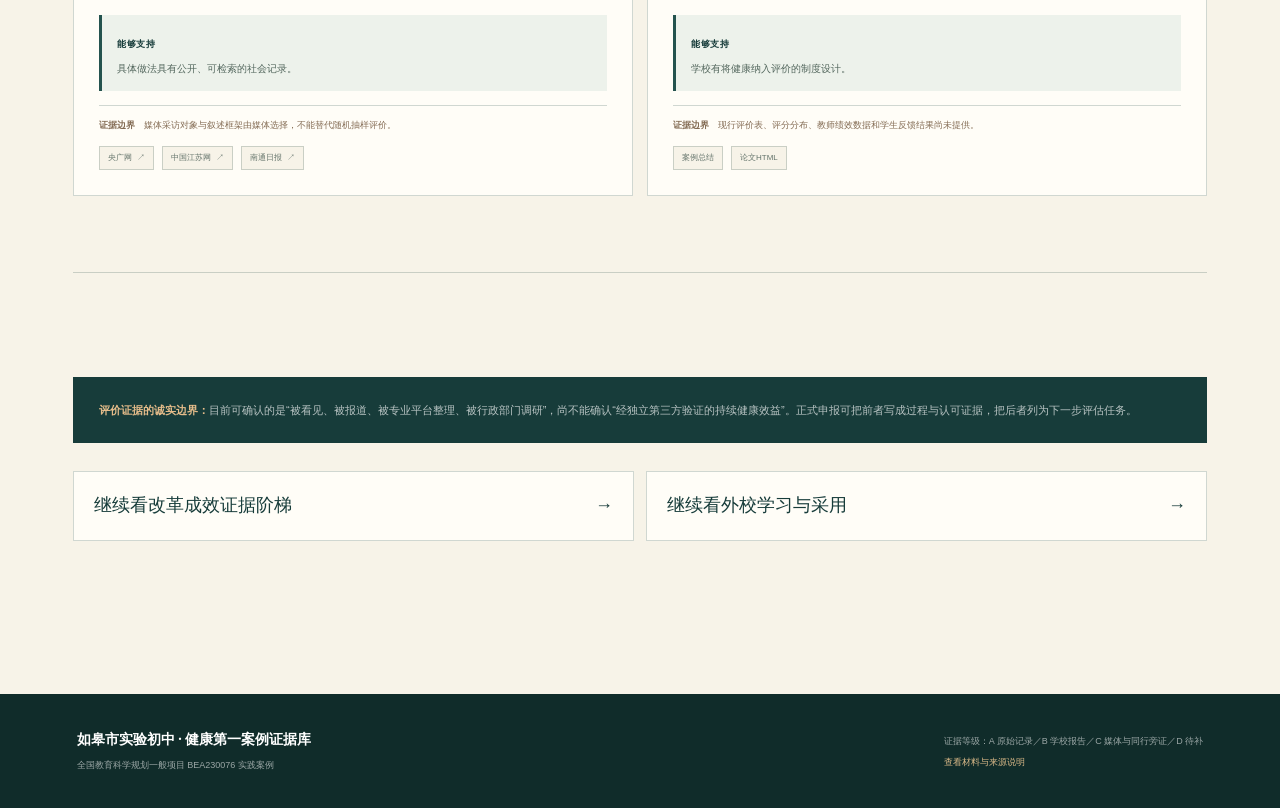
<file: evaluation.html>
<!doctype html>
<html lang="zh-CN">
<head>
<meta charset="utf-8">
<meta name="viewport" content="width=device-width, initial-scale=1">
<meta name="robots" content="noindex,nofollow">
<meta name="theme-color" content="#173c3a">
<title>多元评价｜如皋市实验初中健康第一案例证据库</title>
<link rel="icon" href="assets/favicon.svg" type="image/svg+xml">
<link rel="stylesheet" href="styles.css">
</head>
<body data-page="evaluation">
<a class="skip" href="#main">跳到主要内容</a>

    <header class="site-header">
      <a class="brand" href="index.html"><span class="brand-mark">1</span><span>健康第一<small>案例证据库</small></span></a>
      <button class="nav-toggle" type="button" aria-expanded="false" aria-controls="nav"><span></span><span></span><span></span><span class="sr-only">展开导航</span></button>
      <nav class="nav" id="nav" aria-label="主导航"><a href="index.html">证据总览</a><a href="project.html">项目与问题</a><a href="activities.html">活动与课程</a><a href="students.html">学生发展</a><a href="evaluation.html" aria-current="page">多元评价</a><a href="outcomes.html">改革成效</a><a href="adoption.html">外校学习</a><a href="library.html">材料库</a></nav>
      <span class="review-tag">REVIEW</span>
    </header>
    
<main id="main">
<section class="page-hero">
  <div class="hero-inner">
    <p class="eyebrow">SECTION 04 / EVALUATION</p>
    <h1>多元评价</h1>
    <p class="lede">专业发表、政府调研、媒体记录、学生体验与家长参与可以互相补充，但不能互相冒充。</p>
    <div class="hero-meta">
<span class="chip">学校层面案例</span><span class="chip">BEA230076</span><span class="chip">证据截止 2026-10-25</span>
</div>
    <div class="page-number" aria-hidden="true">05</div>
  </div>
</section>

<div class="page-wrap">
  <section class="page-section">
    <div class="section-head">
      <div><p class="section-label">MULTIPLE PERSPECTIVES</p><h2>评价不只来自<br>学校自己的总结</h2></div>
      <p>学生声音、学校自评、专业发表、政府调研和媒体记录各有证明力，也各有边界。网站按“谁说的、能证明什么”分栏呈现。</p>
    </div>
    <div class="table-wrap">
      <table>
        <thead><tr><th>评价来源</th><th>已见材料</th><th>能证明</th><th>不能证明</th></tr></thead>
        <tbody>
          <tr><td>学生体验</td><td>媒体报道中的学生引述；减脂餐、运动和数据体验</td><td>个别学生的真实感受与行为线索</td><td>全体学生满意或健康改善</td></tr>
          <tr><td>学校自评</td><td>实践稿、专题报告、未来可期课程材料</td><td>制度设计、实施过程与学校观察</td><td>独立效果和因果结论</td></tr>
          <tr><td>专业同行</td><td>《江苏教育研究》2026年第8期</td><td>经验得到专业平台整理与公开</td><td>同行评议等同于第三方测量</td></tr>
          <tr><td>教育行政</td><td>省教育厅、市人大等调研报道</td><td>健康工作被现场了解并受到关注</td><td>调研肯定等同正式评估结论</td></tr>
          <tr><td>家庭与社会</td><td>家长陪餐、膳食委员会、媒体反馈</td><td>参与机制和家长信息公开</td><td>满意度百分比属于本校全样本</td></tr>
        </tbody>
      </table>
    </div>
  </section>

  <section class="page-section">
    <div class="evidence-grid">
      
    <article class="evidence-card">
      <div class="evidence-top"><span class="evidence-code">E01</span><span class="evidence-level level-a/c">A/C · 公开出版</span></div>
      <h3>专业期刊上的学校实践</h3><p>裴友军撰写《健康学校建设的问题检视与实践探索》，发表于《江苏教育研究》2026年第8期第18—22页。</p>
      <div class="claim-box"><b>能够支持</b><p>学校经验已形成可阅读、可核查的专业文本。</p></div>
      <div class="boundary"><b>证据边界</b>　发表并不等于独立效果评估，也无法替代学生原始数据。</div>
      <div class="source-row"><a class="source" href="assets/images/健康学校研究论文首页.png">论文首页</a><a class="source" href="assets/docs/核心证据摘编.pdf">证据摘编</a></div>
    </article>
      
    <article class="evidence-card">
      <div class="evidence-top"><span class="evidence-code">E02</span><span class="evidence-level level-c">C · 政府公开信息</span></div>
      <h3>教育行政部门到校调研</h3><p>公开报道显示，2024年省教育厅领导到校察看学生餐厅、成长指导中心，听取减脂餐、心理健康教育和生活教育介绍。</p>
      <div class="claim-box"><b>能够支持</b><p>学校的健康工作被教育行政部门实地了解。</p></div>
      <div class="boundary"><b>证据边界</b>　调研报道不能写成“通过验收”或“获得政府质量认证”。</div>
      <div class="source-row"><a class="source external" href="https://zhengwu.0513.org/news/detail/29488" target="_blank" rel="noopener">0513政务网报道</a><a class="source external" href="https://zhengwu.0513.org/news/detail/31982" target="_blank" rel="noopener">另一调研报道</a></div>
    </article>
      
    <article class="evidence-card">
      <div class="evidence-top"><span class="evidence-code">E03</span><span class="evidence-level level-c">C · 公开媒体</span></div>
      <h3>媒体对减脂窗口与健康课程的报道</h3><p>央广网、中国江苏网、南通日报等报道减脂专窗、健康秤、营养点餐和运动变化。</p>
      <div class="claim-box"><b>能够支持</b><p>具体做法具有公开、可检索的社会记录。</p></div>
      <div class="boundary"><b>证据边界</b>　媒体采访对象与叙述框架由媒体选择，不能替代随机抽样评价。</div>
      <div class="source-row"><a class="source external" href="https://js.cnr.cn/tyjk/20231223/t20231223_526532323.shtml" target="_blank" rel="noopener">央广网</a><a class="source external" href="https://jsnews.jschina.com.cn/kjwt/202401/t20240109_3345857.shtml" target="_blank" rel="noopener">中国江苏网</a><a class="source external" href="https://nginx-ntfb.ntfabu.com/ntfb/site1/mweb/ja0iu/content_36785954.html?sharefalse=" target="_blank" rel="noopener">南通日报</a></div>
    </article>
      
    <article class="evidence-card">
      <div class="evidence-top"><span class="evidence-code">E04</span><span class="evidence-level level-b">B · 学校自评</span></div>
      <h3>三元五维与绿色质量</h3><p>学校报告称以学生自评、同伴互评、师长评价与五育健康指标组成评价，并通过绿色质量考核教师。</p>
      <div class="claim-box"><b>能够支持</b><p>学校有将健康纳入评价的制度设计。</p></div>
      <div class="boundary"><b>证据边界</b>　现行评价表、评分分布、教师绩效数据和学生反馈结果尚未提供。</div>
      <div class="source-row"><a class="source" href="assets/docs/健康第一案例总结.pdf">案例总结</a><a class="source" href="assets/docs/核心证据摘编.html">论文HTML</a></div>
    </article>
    </div>
  </section>

  <section class="page-section">
    <div class="callout"><p><b>评价证据的诚实边界：</b>目前可确认的是“被看见、被报道、被专业平台整理、被行政部门调研”，尚不能确认“经独立第三方验证的持续健康效益”。正式申报可把前者写成过程与认可证据，把后者列为下一步评估任务。</p></div>
    <div class="next-links"><a href="outcomes.html">继续看改革成效证据阶梯 <span>→</span></a><a href="adoption.html">继续看外校学习与采用 <span>→</span></a></div>
  </section>
</div>

</main>

    <footer class="site-footer">
      <div class="footer-inner">
        <div><strong>如皋市实验初中 · 健康第一案例证据库</strong><p>全国教育科学规划一般项目 BEA230076 实践案例</p></div>
        <div><p>证据等级：A 原始记录／B 学校报告／C 媒体与同行旁证／D 待补</p><p><a href="library.html">查看材料与来源说明</a></p></div>
      </div>
    </footer>
    
<script src="script.js"></script>
</body>
</html>
</file>
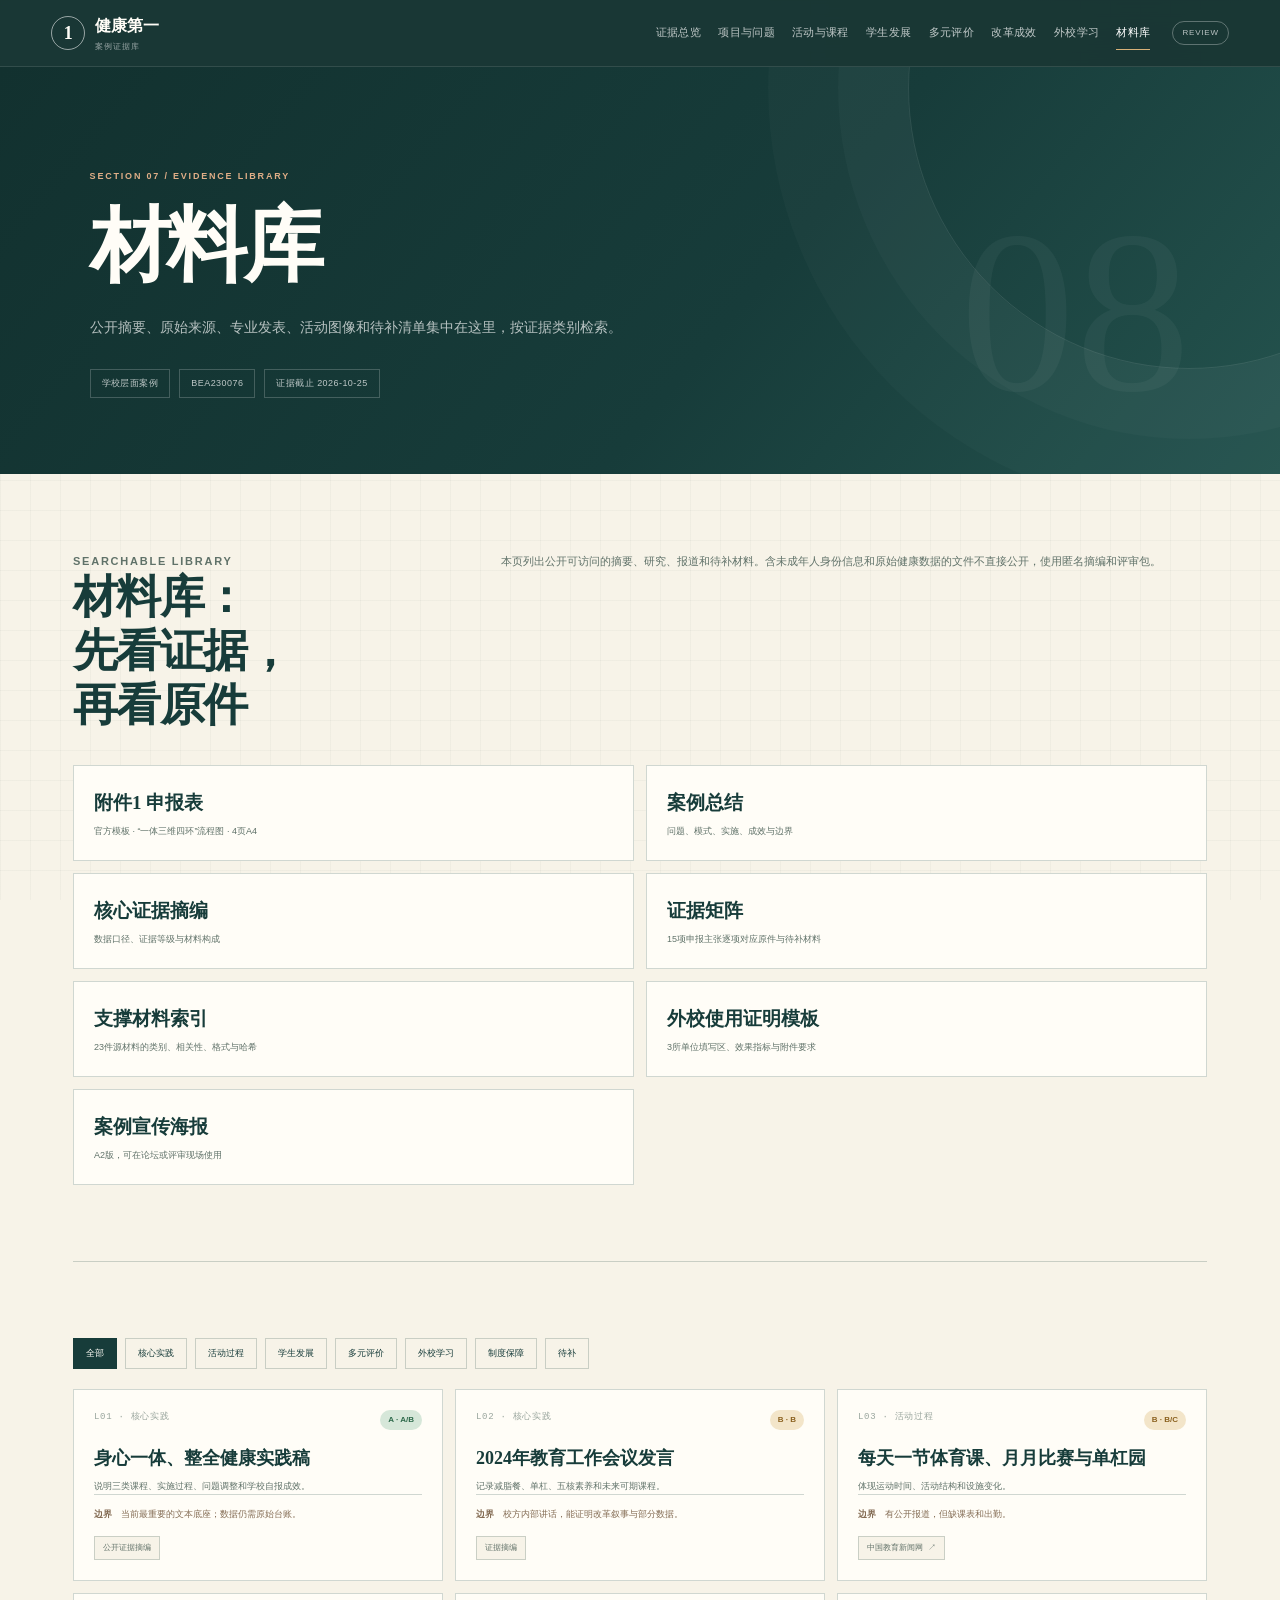
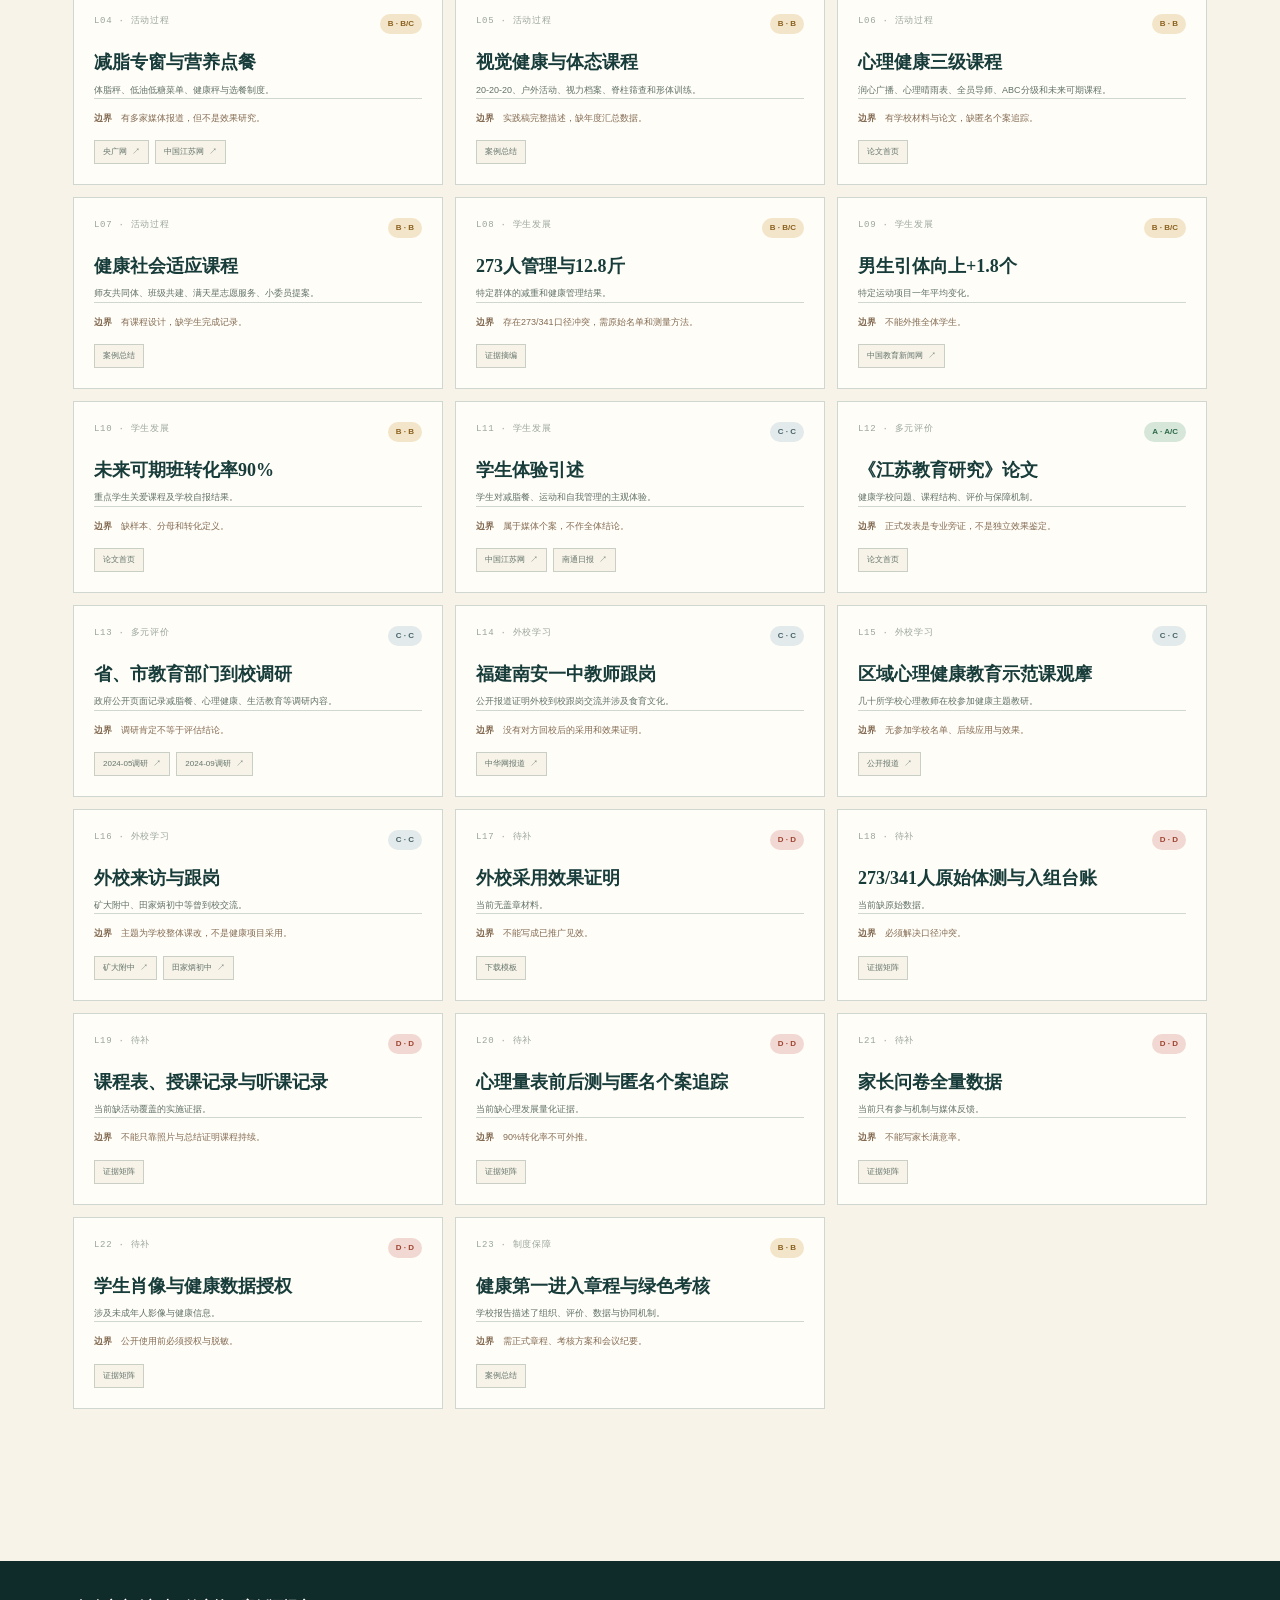
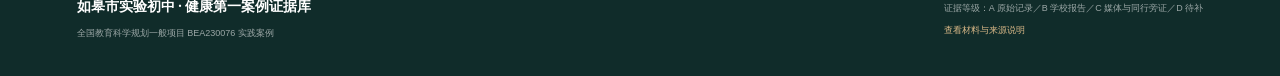
<file: library.html>
<!doctype html>
<html lang="zh-CN">
<head>
<meta charset="utf-8">
<meta name="viewport" content="width=device-width, initial-scale=1">
<meta name="robots" content="noindex,nofollow">
<meta name="theme-color" content="#173c3a">
<title>材料库｜如皋市实验初中健康第一案例证据库</title>
<link rel="icon" href="assets/favicon.svg" type="image/svg+xml">
<link rel="stylesheet" href="styles.css">
</head>
<body data-page="library">
<a class="skip" href="#main">跳到主要内容</a>

    <header class="site-header">
      <a class="brand" href="index.html"><span class="brand-mark">1</span><span>健康第一<small>案例证据库</small></span></a>
      <button class="nav-toggle" type="button" aria-expanded="false" aria-controls="nav"><span></span><span></span><span></span><span class="sr-only">展开导航</span></button>
      <nav class="nav" id="nav" aria-label="主导航"><a href="index.html">证据总览</a><a href="project.html">项目与问题</a><a href="activities.html">活动与课程</a><a href="students.html">学生发展</a><a href="evaluation.html">多元评价</a><a href="outcomes.html">改革成效</a><a href="adoption.html">外校学习</a><a href="library.html" aria-current="page">材料库</a></nav>
      <span class="review-tag">REVIEW</span>
    </header>
    
<main id="main">
<section class="page-hero">
  <div class="hero-inner">
    <p class="eyebrow">SECTION 07 / EVIDENCE LIBRARY</p>
    <h1>材料库</h1>
    <p class="lede">公开摘要、原始来源、专业发表、活动图像和待补清单集中在这里，按证据类别检索。</p>
    <div class="hero-meta">
<span class="chip">学校层面案例</span><span class="chip">BEA230076</span><span class="chip">证据截止 2026-10-25</span>
</div>
    <div class="page-number" aria-hidden="true">08</div>
  </div>
</section>

<div class="page-wrap">
  <section class="page-section">
    <div class="section-head">
      <div><p class="section-label">SEARCHABLE LIBRARY</p><h2>材料库：<br>先看证据，<br>再看原件</h2></div>
      <p>本页列出公开可访问的摘要、研究、报道和待补材料。含未成年人身份信息和原始健康数据的文件不直接公开，使用匿名摘编和评审包。</p>
    </div>
    <div class="download-panel">
      <a class="download" href="assets/docs/附件1_案例申报信息表_阅读版.pdf"><b>附件1 申报表</b><span>官方模板 · “一体三维四环”流程图 · 4页A4</span></a>
      <a class="download" href="assets/docs/健康第一案例总结.pdf"><b>案例总结</b><span>问题、模式、实施、成效与边界</span></a>
      <a class="download" href="assets/docs/核心证据摘编.pdf"><b>核心证据摘编</b><span>数据口径、证据等级与材料构成</span></a>
      <a class="download" href="assets/docs/申报主张与证据矩阵.xlsx"><b>证据矩阵</b><span>15项申报主张逐项对应原件与待补材料</span></a>
      <a class="download" href="assets/docs/支撑材料索引.xlsx"><b>支撑材料索引</b><span>23件源材料的类别、相关性、格式与哈希</span></a>
      <a class="download" href="assets/docs/校外学习使用情况证明模板.docx"><b>外校使用证明模板</b><span>3所单位填写区、效果指标与附件要求</span></a>
      <a class="download" href="assets/docs/案例宣传海报.pdf"><b>案例宣传海报</b><span>A2版，可在论坛或评审现场使用</span></a>
    </div>
  </section>
  <section class="page-section">
    <div class="filter-bar" role="group" aria-label="材料分类">
      <button class="filter active" data-filter="all">全部</button>
      <button class="filter" data-filter="核心实践">核心实践</button>
      <button class="filter" data-filter="活动过程">活动过程</button>
      <button class="filter" data-filter="学生发展">学生发展</button>
      <button class="filter" data-filter="多元评价">多元评价</button>
      <button class="filter" data-filter="外校学习">外校学习</button>
      <button class="filter" data-filter="制度保障">制度保障</button>
      <button class="filter" data-filter="待补">待补</button>
    </div>
    <div class="library-grid">
      
    <article class="library-card" data-category="核心实践">
      <div class="evidence-top"><span class="evidence-code">L01 · 核心实践</span><span class="evidence-level level-a">A · A/B</span></div>
      <h3>身心一体、整全健康实践稿</h3><p>说明三类课程、实施过程、问题调整和学校自报成效。</p>
      <div class="boundary"><b>边界</b>　当前最重要的文本底座；数据仍需原始台账。</div>
      <div class="links"><a class="source" href="assets/docs/核心证据摘编.pdf">公开证据摘编</a></div>
    </article>
    <article class="library-card" data-category="核心实践">
      <div class="evidence-top"><span class="evidence-code">L02 · 核心实践</span><span class="evidence-level level-b">B · B</span></div>
      <h3>2024年教育工作会议发言</h3><p>记录减脂餐、单杠、五核素养和未来可期课程。</p>
      <div class="boundary"><b>边界</b>　校方内部讲话，能证明改革叙事与部分数据。</div>
      <div class="links"><a class="source" href="assets/docs/核心证据摘编.pdf">证据摘编</a></div>
    </article>
    <article class="library-card" data-category="活动过程">
      <div class="evidence-top"><span class="evidence-code">L03 · 活动过程</span><span class="evidence-level level-b">B · B/C</span></div>
      <h3>每天一节体育课、月月比赛与单杠园</h3><p>体现运动时间、活动结构和设施变化。</p>
      <div class="boundary"><b>边界</b>　有公开报道，但缺课表和出勤。</div>
      <div class="links"><a class="source external" href="http://www.jyb.cn/rmtzgjsb/202407/t20240709_2111220422.html" target="_blank" rel="noopener">中国教育新闻网</a></div>
    </article>
    <article class="library-card" data-category="活动过程">
      <div class="evidence-top"><span class="evidence-code">L04 · 活动过程</span><span class="evidence-level level-b">B · B/C</span></div>
      <h3>减脂专窗与营养点餐</h3><p>体脂秤、低油低糖菜单、健康秤与选餐制度。</p>
      <div class="boundary"><b>边界</b>　有多家媒体报道，但不是效果研究。</div>
      <div class="links"><a class="source external" href="https://js.cnr.cn/tyjk/20231223/t20231223_526532323.shtml" target="_blank" rel="noopener">央广网</a><a class="source external" href="https://jsnews.jschina.com.cn/kjwt/202401/t20240109_3345857.shtml" target="_blank" rel="noopener">中国江苏网</a></div>
    </article>
    <article class="library-card" data-category="活动过程">
      <div class="evidence-top"><span class="evidence-code">L05 · 活动过程</span><span class="evidence-level level-b">B · B</span></div>
      <h3>视觉健康与体态课程</h3><p>20-20-20、户外活动、视力档案、脊柱筛查和形体训练。</p>
      <div class="boundary"><b>边界</b>　实践稿完整描述，缺年度汇总数据。</div>
      <div class="links"><a class="source" href="assets/docs/健康第一案例总结.pdf">案例总结</a></div>
    </article>
    <article class="library-card" data-category="活动过程">
      <div class="evidence-top"><span class="evidence-code">L06 · 活动过程</span><span class="evidence-level level-b">B · B</span></div>
      <h3>心理健康三级课程</h3><p>润心广播、心理晴雨表、全员导师、ABC分级和未来可期课程。</p>
      <div class="boundary"><b>边界</b>　有学校材料与论文，缺匿名个案追踪。</div>
      <div class="links"><a class="source" href="assets/images/健康学校研究论文首页.png">论文首页</a></div>
    </article>
    <article class="library-card" data-category="活动过程">
      <div class="evidence-top"><span class="evidence-code">L07 · 活动过程</span><span class="evidence-level level-b">B · B</span></div>
      <h3>健康社会适应课程</h3><p>师友共同体、班级共建、满天星志愿服务、小委员提案。</p>
      <div class="boundary"><b>边界</b>　有课程设计，缺学生完成记录。</div>
      <div class="links"><a class="source" href="assets/docs/健康第一案例总结.pdf">案例总结</a></div>
    </article>
    <article class="library-card" data-category="学生发展">
      <div class="evidence-top"><span class="evidence-code">L08 · 学生发展</span><span class="evidence-level level-b">B · B/C</span></div>
      <h3>273人管理与12.8斤</h3><p>特定群体的减重和健康管理结果。</p>
      <div class="boundary"><b>边界</b>　存在273/341口径冲突，需原始名单和测量方法。</div>
      <div class="links"><a class="source" href="assets/docs/核心证据摘编.pdf">证据摘编</a></div>
    </article>
    <article class="library-card" data-category="学生发展">
      <div class="evidence-top"><span class="evidence-code">L09 · 学生发展</span><span class="evidence-level level-b">B · B/C</span></div>
      <h3>男生引体向上+1.8个</h3><p>特定运动项目一年平均变化。</p>
      <div class="boundary"><b>边界</b>　不能外推全体学生。</div>
      <div class="links"><a class="source external" href="http://www.jyb.cn/rmtzgjsb/202407/t20240709_2111220422.html" target="_blank" rel="noopener">中国教育新闻网</a></div>
    </article>
    <article class="library-card" data-category="学生发展">
      <div class="evidence-top"><span class="evidence-code">L10 · 学生发展</span><span class="evidence-level level-b">B · B</span></div>
      <h3>未来可期班转化率90%</h3><p>重点学生关爱课程及学校自报结果。</p>
      <div class="boundary"><b>边界</b>　缺样本、分母和转化定义。</div>
      <div class="links"><a class="source" href="assets/images/健康学校研究论文首页.png">论文首页</a></div>
    </article>
    <article class="library-card" data-category="学生发展">
      <div class="evidence-top"><span class="evidence-code">L11 · 学生发展</span><span class="evidence-level level-c">C · C</span></div>
      <h3>学生体验引述</h3><p>学生对减脂餐、运动和自我管理的主观体验。</p>
      <div class="boundary"><b>边界</b>　属于媒体个案，不作全体结论。</div>
      <div class="links"><a class="source external" href="https://jsnews.jschina.com.cn/kjwt/202401/t20240109_3345857.shtml" target="_blank" rel="noopener">中国江苏网</a><a class="source external" href="https://nginx-ntfb.ntfabu.com/ntfb/site1/mweb/ja0iu/content_36785954.html?sharefalse=" target="_blank" rel="noopener">南通日报</a></div>
    </article>
    <article class="library-card" data-category="多元评价">
      <div class="evidence-top"><span class="evidence-code">L12 · 多元评价</span><span class="evidence-level level-a">A · A/C</span></div>
      <h3>《江苏教育研究》论文</h3><p>健康学校问题、课程结构、评价与保障机制。</p>
      <div class="boundary"><b>边界</b>　正式发表是专业旁证，不是独立效果鉴定。</div>
      <div class="links"><a class="source" href="assets/images/健康学校研究论文首页.png">论文首页</a></div>
    </article>
    <article class="library-card" data-category="多元评价">
      <div class="evidence-top"><span class="evidence-code">L13 · 多元评价</span><span class="evidence-level level-c">C · C</span></div>
      <h3>省、市教育部门到校调研</h3><p>政府公开页面记录减脂餐、心理健康、生活教育等调研内容。</p>
      <div class="boundary"><b>边界</b>　调研肯定不等于评估结论。</div>
      <div class="links"><a class="source external" href="https://zhengwu.0513.org/news/detail/29488" target="_blank" rel="noopener">2024-05调研</a><a class="source external" href="https://zhengwu.0513.org/news/detail/31982" target="_blank" rel="noopener">2024-09调研</a></div>
    </article>
    <article class="library-card" data-category="外校学习">
      <div class="evidence-top"><span class="evidence-code">L14 · 外校学习</span><span class="evidence-level level-c">C · C</span></div>
      <h3>福建南安一中教师跟岗</h3><p>公开报道证明外校到校跟岗交流并涉及食育文化。</p>
      <div class="boundary"><b>边界</b>　没有对方回校后的采用和效果证明。</div>
      <div class="links"><a class="source external" href="http://mtz.china.com/touzi/2024/1231/122024_148983.html" target="_blank" rel="noopener">中华网报道</a></div>
    </article>
    <article class="library-card" data-category="外校学习">
      <div class="evidence-top"><span class="evidence-code">L15 · 外校学习</span><span class="evidence-level level-c">C · C</span></div>
      <h3>区域心理健康教育示范课观摩</h3><p>几十所学校心理教师在校参加健康主题教研。</p>
      <div class="boundary"><b>边界</b>　无参加学校名单、后续应用与效果。</div>
      <div class="links"><a class="source external" href="http://www.yxjyw.cn/lxjk/xljk/29289.html" target="_blank" rel="noopener">公开报道</a></div>
    </article>
    <article class="library-card" data-category="外校学习">
      <div class="evidence-top"><span class="evidence-code">L16 · 外校学习</span><span class="evidence-level level-c">C · C</span></div>
      <h3>外校来访与跟岗</h3><p>矿大附中、田家炳初中等曾到校交流。</p>
      <div class="boundary"><b>边界</b>　主题为学校整体课改，不是健康项目采用。</div>
      <div class="links"><a class="source external" href="https://kdfz.cumt.edu.cn/02/ff/c12758a525055/page.htm" target="_blank" rel="noopener">矿大附中</a><a class="source external" href="http://www.tjbcz.czedu.cn/html/article3593862.html" target="_blank" rel="noopener">田家炳初中</a></div>
    </article>
    <article class="library-card" data-category="待补">
      <div class="evidence-top"><span class="evidence-code">L17 · 待补</span><span class="evidence-level level-d">D · D</span></div>
      <h3>外校采用效果证明</h3><p>当前无盖章材料。</p>
      <div class="boundary"><b>边界</b>　不能写成已推广见效。</div>
      <div class="links"><a class="source" href="assets/docs/校外学习使用情况证明模板.docx">下载模板</a></div>
    </article>
    <article class="library-card" data-category="待补">
      <div class="evidence-top"><span class="evidence-code">L18 · 待补</span><span class="evidence-level level-d">D · D</span></div>
      <h3>273/341人原始体测与入组台账</h3><p>当前缺原始数据。</p>
      <div class="boundary"><b>边界</b>　必须解决口径冲突。</div>
      <div class="links"><a class="source" href="assets/docs/申报主张与证据矩阵.xlsx">证据矩阵</a></div>
    </article>
    <article class="library-card" data-category="待补">
      <div class="evidence-top"><span class="evidence-code">L19 · 待补</span><span class="evidence-level level-d">D · D</span></div>
      <h3>课程表、授课记录与听课记录</h3><p>当前缺活动覆盖的实施证据。</p>
      <div class="boundary"><b>边界</b>　不能只靠照片与总结证明课程持续。</div>
      <div class="links"><a class="source" href="assets/docs/申报主张与证据矩阵.xlsx">证据矩阵</a></div>
    </article>
    <article class="library-card" data-category="待补">
      <div class="evidence-top"><span class="evidence-code">L20 · 待补</span><span class="evidence-level level-d">D · D</span></div>
      <h3>心理量表前后测与匿名个案追踪</h3><p>当前缺心理发展量化证据。</p>
      <div class="boundary"><b>边界</b>　90%转化率不可外推。</div>
      <div class="links"><a class="source" href="assets/docs/申报主张与证据矩阵.xlsx">证据矩阵</a></div>
    </article>
    <article class="library-card" data-category="待补">
      <div class="evidence-top"><span class="evidence-code">L21 · 待补</span><span class="evidence-level level-d">D · D</span></div>
      <h3>家长问卷全量数据</h3><p>当前只有参与机制与媒体反馈。</p>
      <div class="boundary"><b>边界</b>　不能写家长满意率。</div>
      <div class="links"><a class="source" href="assets/docs/申报主张与证据矩阵.xlsx">证据矩阵</a></div>
    </article>
    <article class="library-card" data-category="待补">
      <div class="evidence-top"><span class="evidence-code">L22 · 待补</span><span class="evidence-level level-d">D · D</span></div>
      <h3>学生肖像与健康数据授权</h3><p>涉及未成年人影像与健康信息。</p>
      <div class="boundary"><b>边界</b>　公开使用前必须授权与脱敏。</div>
      <div class="links"><a class="source" href="assets/docs/申报主张与证据矩阵.xlsx">证据矩阵</a></div>
    </article>
    <article class="library-card" data-category="制度保障">
      <div class="evidence-top"><span class="evidence-code">L23 · 制度保障</span><span class="evidence-level level-b">B · B</span></div>
      <h3>健康第一进入章程与绿色考核</h3><p>学校报告描述了组织、评价、数据与协同机制。</p>
      <div class="boundary"><b>边界</b>　需正式章程、考核方案和会议纪要。</div>
      <div class="links"><a class="source" href="assets/docs/健康第一案例总结.pdf">案例总结</a></div>
    </article>
    </div>
  </section>
</div>

</main>

    <footer class="site-footer">
      <div class="footer-inner">
        <div><strong>如皋市实验初中 · 健康第一案例证据库</strong><p>全国教育科学规划一般项目 BEA230076 实践案例</p></div>
        <div><p>证据等级：A 原始记录／B 学校报告／C 媒体与同行旁证／D 待补</p><p><a href="library.html">查看材料与来源说明</a></p></div>
      </div>
    </footer>
    
<script src="script.js"></script>
</body>
</html>
</file>
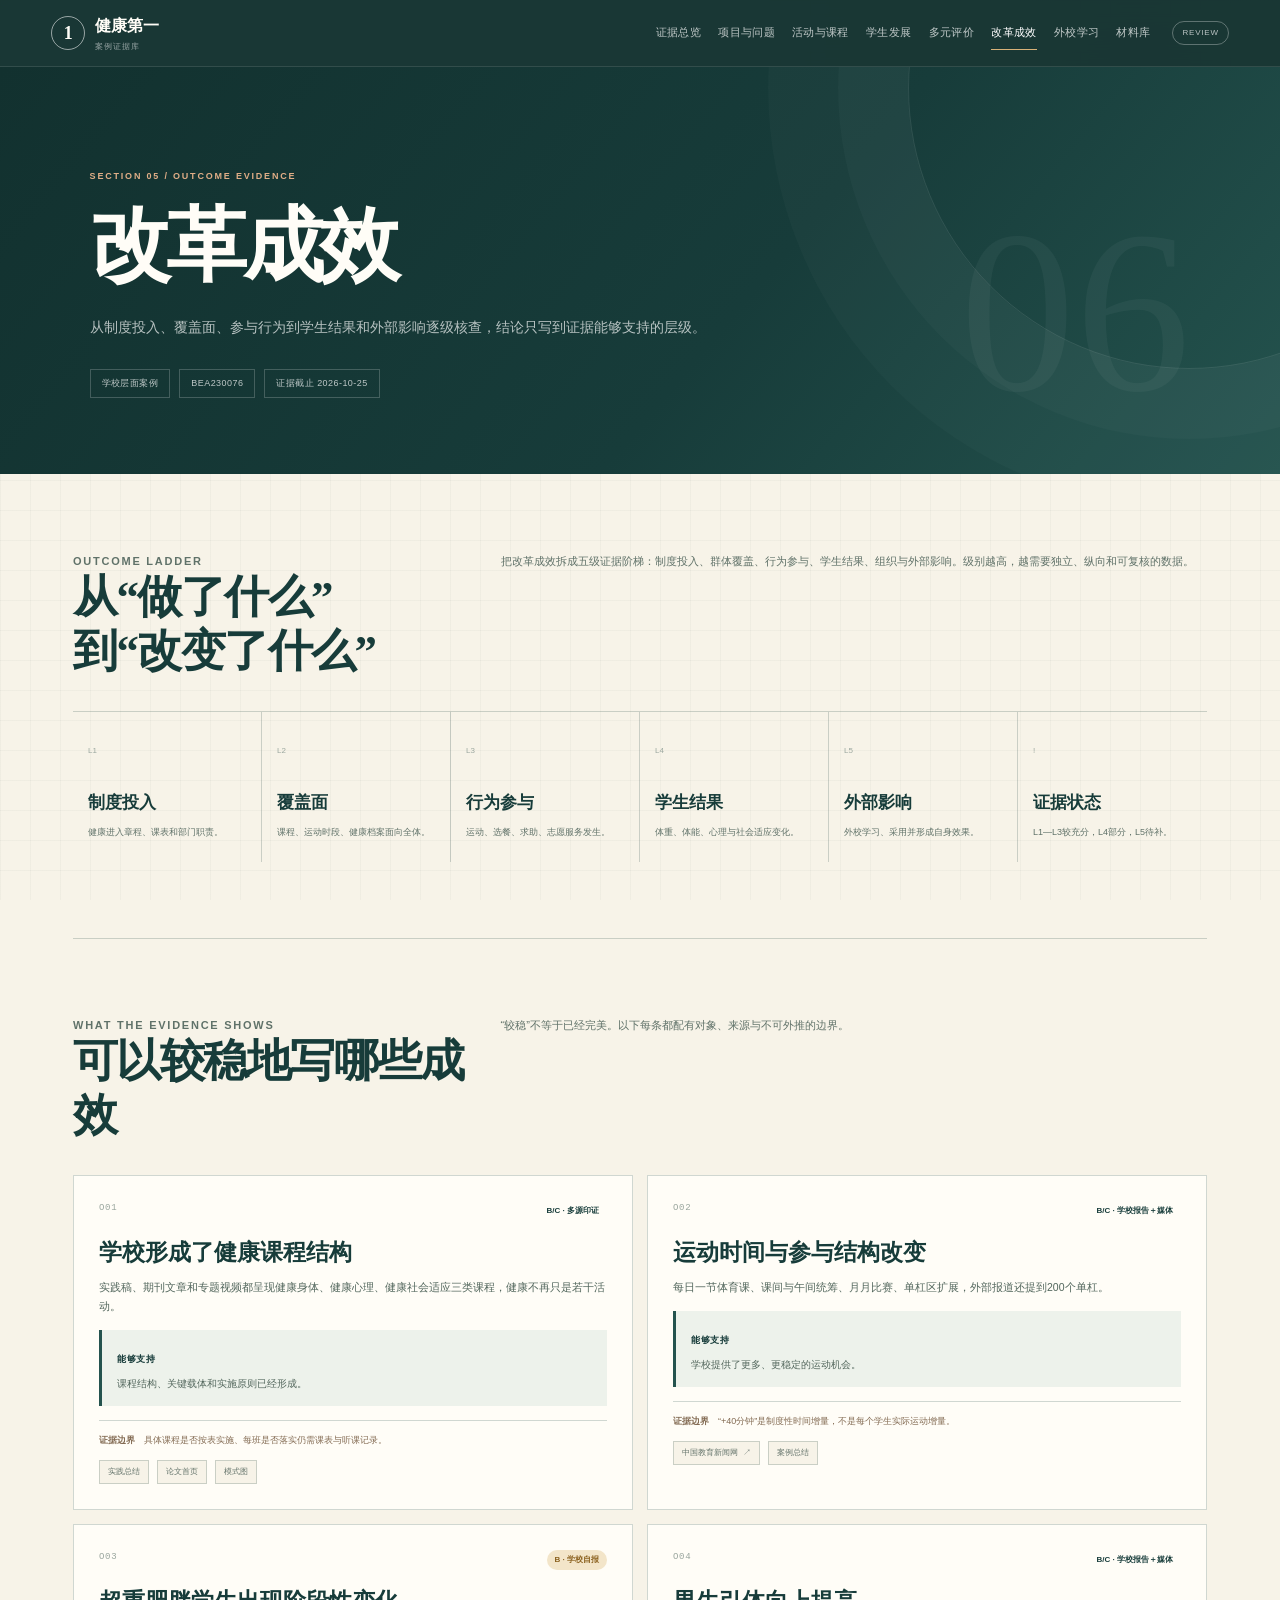
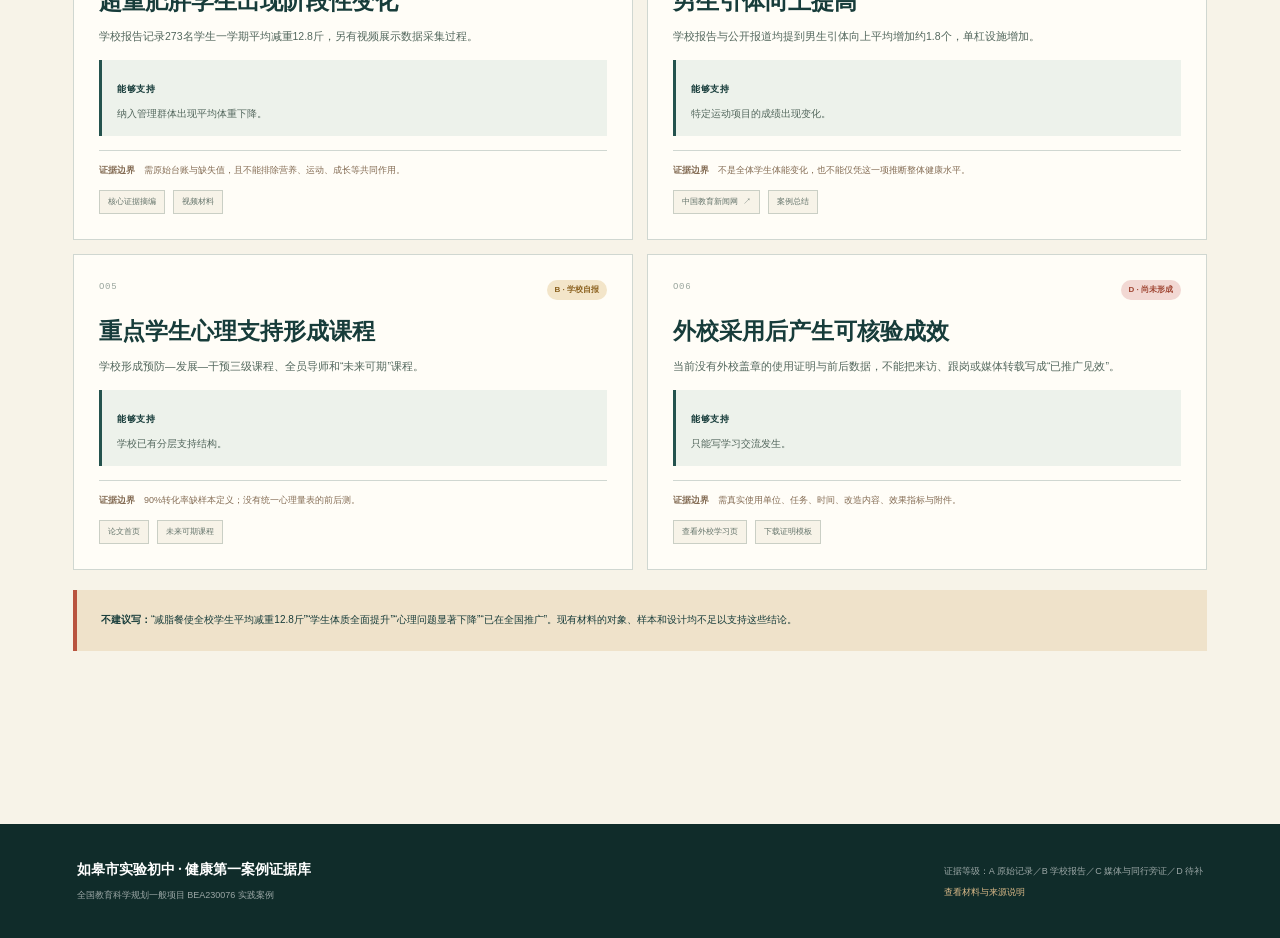
<file: outcomes.html>
<!doctype html>
<html lang="zh-CN">
<head>
<meta charset="utf-8">
<meta name="viewport" content="width=device-width, initial-scale=1">
<meta name="robots" content="noindex,nofollow">
<meta name="theme-color" content="#173c3a">
<title>改革成效｜如皋市实验初中健康第一案例证据库</title>
<link rel="icon" href="assets/favicon.svg" type="image/svg+xml">
<link rel="stylesheet" href="styles.css">
</head>
<body data-page="outcomes">
<a class="skip" href="#main">跳到主要内容</a>

    <header class="site-header">
      <a class="brand" href="index.html"><span class="brand-mark">1</span><span>健康第一<small>案例证据库</small></span></a>
      <button class="nav-toggle" type="button" aria-expanded="false" aria-controls="nav"><span></span><span></span><span></span><span class="sr-only">展开导航</span></button>
      <nav class="nav" id="nav" aria-label="主导航"><a href="index.html">证据总览</a><a href="project.html">项目与问题</a><a href="activities.html">活动与课程</a><a href="students.html">学生发展</a><a href="evaluation.html">多元评价</a><a href="outcomes.html" aria-current="page">改革成效</a><a href="adoption.html">外校学习</a><a href="library.html">材料库</a></nav>
      <span class="review-tag">REVIEW</span>
    </header>
    
<main id="main">
<section class="page-hero">
  <div class="hero-inner">
    <p class="eyebrow">SECTION 05 / OUTCOME EVIDENCE</p>
    <h1>改革成效</h1>
    <p class="lede">从制度投入、覆盖面、参与行为到学生结果和外部影响逐级核查，结论只写到证据能够支持的层级。</p>
    <div class="hero-meta">
<span class="chip">学校层面案例</span><span class="chip">BEA230076</span><span class="chip">证据截止 2026-10-25</span>
</div>
    <div class="page-number" aria-hidden="true">06</div>
  </div>
</section>

<div class="page-wrap">
  <section class="page-section">
    <div class="section-head">
      <div><p class="section-label">OUTCOME LADDER</p><h2>从“做了什么”<br>到“改变了什么”</h2></div>
      <p>把改革成效拆成五级证据阶梯：制度投入、群体覆盖、行为参与、学生结果、组织与外部影响。级别越高，越需要独立、纵向和可复核的数据。</p>
    </div>
    <div class="claim-chain">
      <article><span>L1</span><h3>制度投入</h3><p>健康进入章程、课表和部门职责。</p></article>
      <article><span>L2</span><h3>覆盖面</h3><p>课程、运动时段、健康档案面向全体。</p></article>
      <article><span>L3</span><h3>行为参与</h3><p>运动、选餐、求助、志愿服务发生。</p></article>
      <article><span>L4</span><h3>学生结果</h3><p>体重、体能、心理与社会适应变化。</p></article>
      <article><span>L5</span><h3>外部影响</h3><p>外校学习、采用并形成自身效果。</p></article>
      <article><span>!</span><h3>证据状态</h3><p>L1—L3较充分，L4部分，L5待补。</p></article>
    </div>
  </section>

  <section class="page-section">
    <div class="section-head">
      <div><p class="section-label">WHAT THE EVIDENCE SHOWS</p><h2>可以较稳地写哪些成效</h2></div>
      <p>“较稳”不等于已经完美。以下每条都配有对象、来源与不可外推的边界。</p>
    </div>
    <div class="evidence-grid">
      
    <article class="evidence-card">
      <div class="evidence-top"><span class="evidence-code">O01</span><span class="evidence-level level-b/c">B/C · 多源印证</span></div>
      <h3>学校形成了健康课程结构</h3><p>实践稿、期刊文章和专题视频都呈现健康身体、健康心理、健康社会适应三类课程，健康不再只是若干活动。</p>
      <div class="claim-box"><b>能够支持</b><p>课程结构、关键载体和实施原则已经形成。</p></div>
      <div class="boundary"><b>证据边界</b>　具体课程是否按表实施、每班是否落实仍需课表与听课记录。</div>
      <div class="source-row"><a class="source" href="assets/docs/健康第一案例总结.pdf">实践总结</a><a class="source" href="assets/images/健康学校研究论文首页.png">论文首页</a><a class="source" href="assets/images/一体三维四环模式图.png">模式图</a></div>
    </article>
      
    <article class="evidence-card">
      <div class="evidence-top"><span class="evidence-code">O02</span><span class="evidence-level level-b/c">B/C · 学校报告＋媒体</span></div>
      <h3>运动时间与参与结构改变</h3><p>每日一节体育课、课间与午间统筹、月月比赛、单杠区扩展，外部报道还提到200个单杠。</p>
      <div class="claim-box"><b>能够支持</b><p>学校提供了更多、更稳定的运动机会。</p></div>
      <div class="boundary"><b>证据边界</b>　“+40分钟”是制度性时间增量，不是每个学生实际运动增量。</div>
      <div class="source-row"><a class="source external" href="http://www.jyb.cn/rmtzgjsb/202407/t20240709_2111220422.html" target="_blank" rel="noopener">中国教育新闻网</a><a class="source" href="assets/docs/健康第一案例总结.pdf">案例总结</a></div>
    </article>
      
    <article class="evidence-card">
      <div class="evidence-top"><span class="evidence-code">O03</span><span class="evidence-level level-b">B · 学校自报</span></div>
      <h3>超重肥胖学生出现阶段性变化</h3><p>学校报告记录273名学生一学期平均减重12.8斤，另有视频展示数据采集过程。</p>
      <div class="claim-box"><b>能够支持</b><p>纳入管理群体出现平均体重下降。</p></div>
      <div class="boundary"><b>证据边界</b>　需原始台账与缺失值，且不能排除营养、运动、成长等共同作用。</div>
      <div class="source-row"><a class="source" href="assets/docs/核心证据摘编.pdf">核心证据摘编</a><a class="source" href="library.html">视频材料</a></div>
    </article>
      
    <article class="evidence-card">
      <div class="evidence-top"><span class="evidence-code">O04</span><span class="evidence-level level-b/c">B/C · 学校报告＋媒体</span></div>
      <h3>男生引体向上提高</h3><p>学校报告与公开报道均提到男生引体向上平均增加约1.8个，单杠设施增加。</p>
      <div class="claim-box"><b>能够支持</b><p>特定运动项目的成绩出现变化。</p></div>
      <div class="boundary"><b>证据边界</b>　不是全体学生体能变化，也不能仅凭这一项推断整体健康水平。</div>
      <div class="source-row"><a class="source external" href="http://www.jyb.cn/rmtzgjsb/202407/t20240709_2111220422.html" target="_blank" rel="noopener">中国教育新闻网</a><a class="source" href="assets/docs/健康第一案例总结.pdf">案例总结</a></div>
    </article>
      
    <article class="evidence-card">
      <div class="evidence-top"><span class="evidence-code">O05</span><span class="evidence-level level-b">B · 学校自报</span></div>
      <h3>重点学生心理支持形成课程</h3><p>学校形成预防—发展—干预三级课程、全员导师和“未来可期”课程。</p>
      <div class="claim-box"><b>能够支持</b><p>学校已有分层支持结构。</p></div>
      <div class="boundary"><b>证据边界</b>　90%转化率缺样本定义；没有统一心理量表的前后测。</div>
      <div class="source-row"><a class="source" href="assets/images/健康学校研究论文首页.png">论文首页</a><a class="source" href="assets/images/future-class-structure.jpg">未来可期课程</a></div>
    </article>
      
    <article class="evidence-card">
      <div class="evidence-top"><span class="evidence-code">O06</span><span class="evidence-level level-d">D · 尚未形成</span></div>
      <h3>外校采用后产生可核验成效</h3><p>当前没有外校盖章的使用证明与前后数据，不能把来访、跟岗或媒体转载写成“已推广见效”。</p>
      <div class="claim-box"><b>能够支持</b><p>只能写学习交流发生。</p></div>
      <div class="boundary"><b>证据边界</b>　需真实使用单位、任务、时间、改造内容、效果指标与附件。</div>
      <div class="source-row"><a class="source" href="adoption.html">查看外校学习页</a><a class="source" href="assets/docs/校外学习使用情况证明模板.pdf">下载证明模板</a></div>
    </article>
    </div>
    <div class="warning"><b>不建议写：</b>“减脂餐使全校学生平均减重12.8斤”“学生体质全面提升”“心理问题显著下降”“已在全国推广”。现有材料的对象、样本和设计均不足以支持这些结论。</div>
  </section>
</div>

</main>

    <footer class="site-footer">
      <div class="footer-inner">
        <div><strong>如皋市实验初中 · 健康第一案例证据库</strong><p>全国教育科学规划一般项目 BEA230076 实践案例</p></div>
        <div><p>证据等级：A 原始记录／B 学校报告／C 媒体与同行旁证／D 待补</p><p><a href="library.html">查看材料与来源说明</a></p></div>
      </div>
    </footer>
    
<script src="script.js"></script>
</body>
</html>
</file>
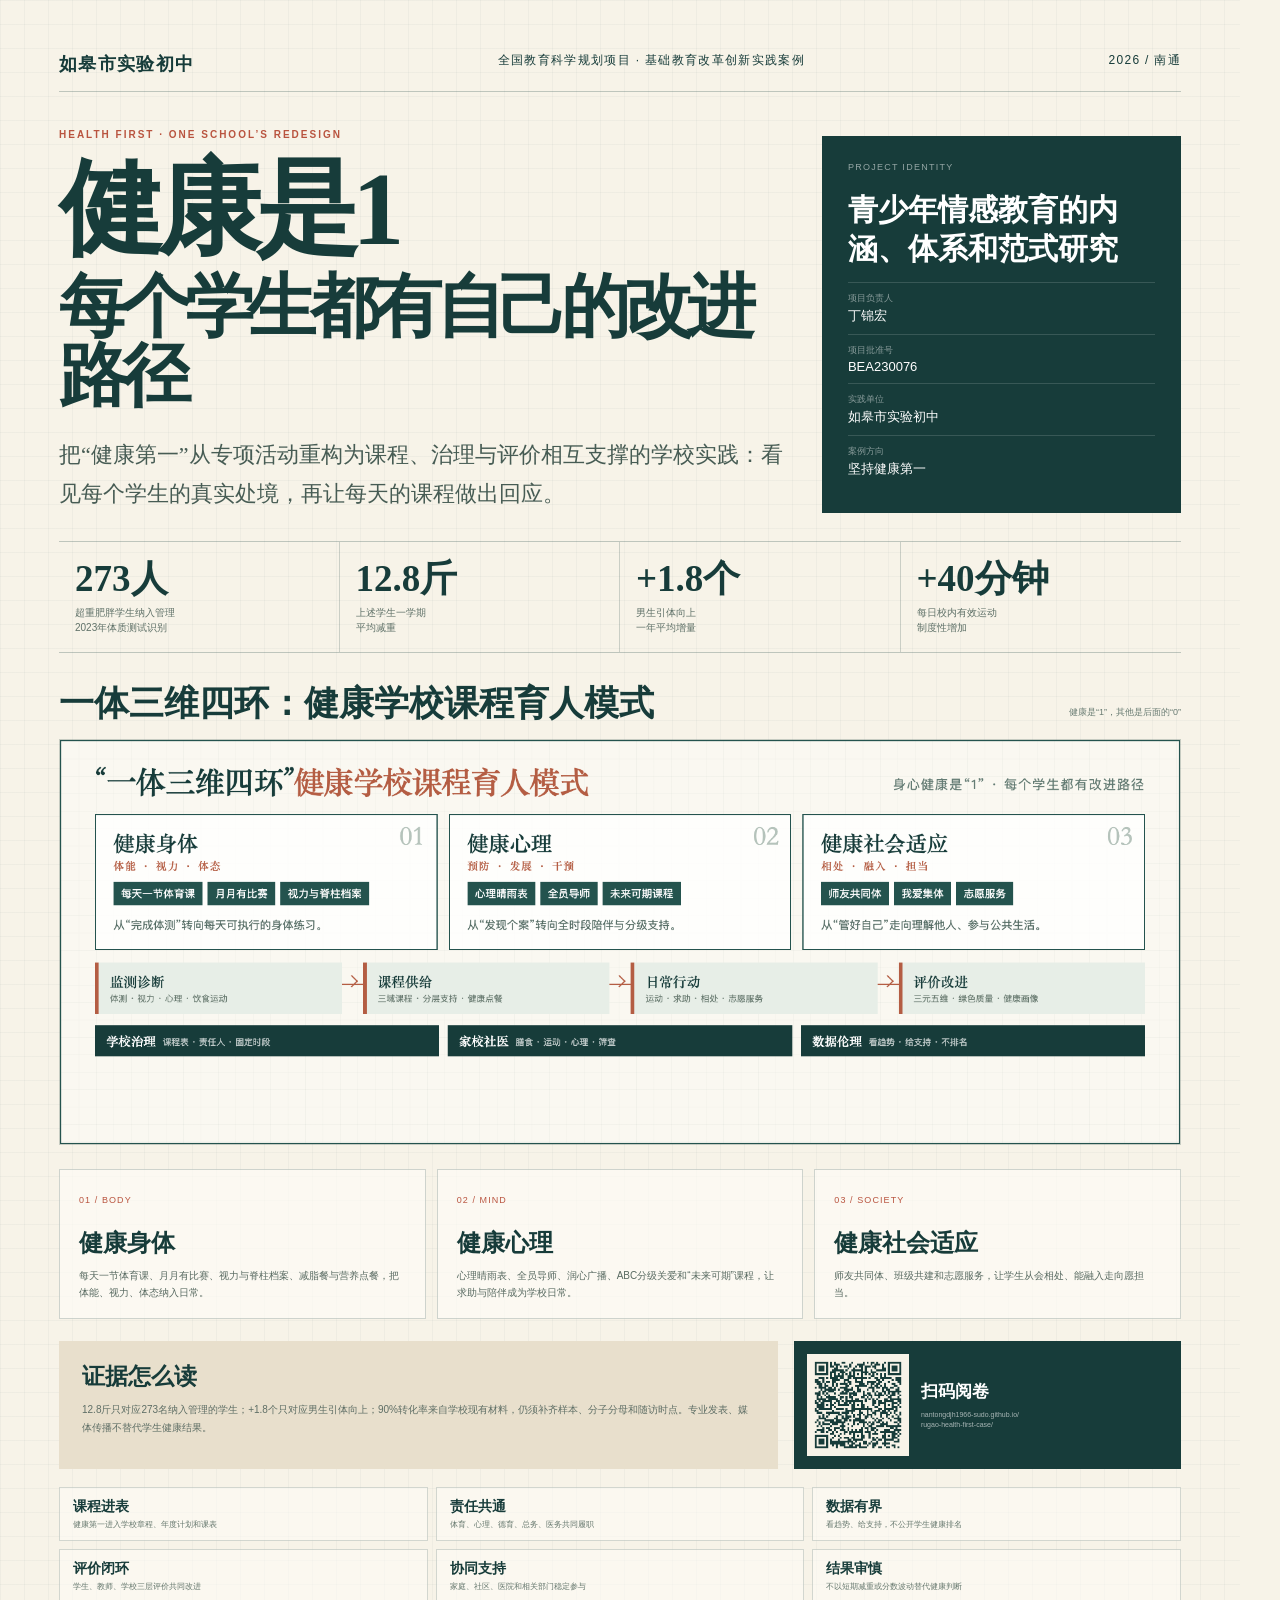
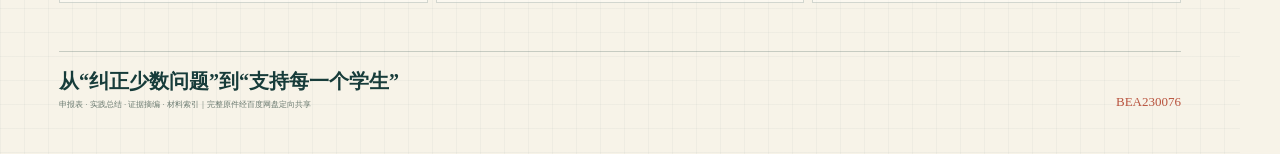
<file: poster.html>
<!doctype html>
<html lang="zh-CN">
<head>
  <meta charset="utf-8">
  <title>健康是1｜如皋市实验初中案例宣传海报</title>
  <link rel="icon" href="assets/favicon.svg" type="image/svg+xml">
  <style>
    @page { size: A2 portrait; margin: 0; }
    * { box-sizing: border-box; }
    :root {
      --ink: #173c3a; --red: #b9543f; --paper: #f7f3e8; --paper2: #e8dfcc;
      --gold: #d7b178; --serif: "Songti SC", "STSong", serif; --sans: "PingFang SC", "Hiragino Sans GB", sans-serif;
    }
    html, body { width: 1240px; height: 1754px; margin: 0; overflow: hidden; color: var(--ink); background: var(--paper); font-family: var(--sans); }
    .page { position: relative; width: 100%; height: 100%; padding: 52px 59px 42px; overflow: hidden; }
    .page::before {
      content: ""; position: absolute; inset: 0;
      background:
        linear-gradient(rgba(23,60,58,.035) 1px, transparent 1px),
        linear-gradient(90deg, rgba(23,60,58,.035) 1px, transparent 1px);
      background-size: 24px 24px;
    }
    .top { position: relative; z-index: 2; display: flex; justify-content: space-between; padding-bottom: 15px; border-bottom: 1px solid rgba(23,60,58,.25); font-size: 12px; letter-spacing: .11em; }
    .top b { font-family: var(--serif); font-size: 18px; }
    .hero { position: relative; z-index: 2; display: grid; grid-template-columns: 1.34fr .66fr; gap: 34px; margin-top: 37px; }
    .kicker { margin: 0 0 17px; color: var(--red); font-size: 10px; font-weight: 700; letter-spacing: .2em; }
    h1 { margin: 0; font-family: var(--serif); font-size: 104px; line-height: 1; letter-spacing: -.06em; }
    h1 span { display: block; }
    h1 .large { color: var(--ink); font-size: .66em; margin-top: 12px; }
    .lead { max-width: 730px; margin: 26px 0 0; font-family: var(--serif); font-size: 22px; line-height: 1.75; color: #475c54; }
    .project-card { align-self: end; padding: 26px; color: #fff; background: var(--ink); }
    .project-card p { margin: 0 0 18px; color: rgba(255,255,255,.54); font-size: 9px; letter-spacing: .14em; }
    .project-card h2 { margin: 0 0 14px; font-family: var(--serif); font-size: 30px; line-height: 1.3; }
    .project-card dl { margin: 0; }
    .project-card dl div { padding: 9px 0; border-top: 1px solid rgba(255,255,255,.14); }
    .project-card dt { color: rgba(255,255,255,.48); font-size: 9px; }
    .project-card dd { margin: 2px 0 0; font-size: 13px; }
    .metrics { position: relative; z-index: 2; display: grid; grid-template-columns: repeat(4,1fr); margin-top: 28px; border-top: 1px solid rgba(23,60,58,.25); border-bottom: 1px solid rgba(23,60,58,.25); }
    .metric { padding: 17px 16px; border-right: 1px solid rgba(23,60,58,.2); }
    .metric:last-child { border-right: 0; }
    .metric b { display: block; font-family: var(--serif); font-size: 37px; line-height: 1.1; }
    .metric span { display: block; margin-top: 5px; color: #5f7168; font-size: 10px; line-height: 1.5; }
    .model { position: relative; z-index: 2; margin-top: 27px; }
    .model-head { display: flex; align-items: baseline; justify-content: space-between; margin-bottom: 12px; }
    .model-head h2 { margin: 0; font-family: var(--serif); font-size: 35px; }
    .model-head p { margin: 0; color: #697c73; font-size: 9px; }
    .model img { width: 100%; border: 1px solid rgba(23,60,58,.22); }
    .columns { position: relative; z-index: 2; display: grid; grid-template-columns: repeat(3,1fr); gap: 11px; margin-top: 20px; }
    .col { padding: 19px 19px 17px; border: 1px solid rgba(23,60,58,.2); background: rgba(255,253,247,.65); }
    .col span { color: var(--red); font-size: 9px; letter-spacing: .12em; }
    .col h3 { margin: 20px 0 8px; font-family: var(--serif); font-size: 24px; }
    .col p { margin: 0; color: #586a61; font-size: 10px; line-height: 1.7; }
    .evidence { position: relative; z-index: 2; display: grid; grid-template-columns: 1.3fr .7fr; gap: 16px; margin-top: 22px; }
    .note-box { padding: 20px 23px; background: var(--paper2); }
    .note-box h3 { margin: 0 0 9px; font-family: var(--serif); font-size: 23px; }
    .note-box p { margin: 0; color: #5e6e65; font-size: 10px; line-height: 1.75; }
    .qr-box { display: grid; grid-template-columns: 102px 1fr; gap: 12px; align-items: center; padding: 13px; color: white; background: var(--ink); }
    .qr-box img { width: 102px; height: 102px; background: white; }
    .qr-box b { font-family: var(--serif); font-size: 17px; }
    .qr-box small { display: block; margin-top: 7px; color: rgba(255,255,255,.62); font-size: 7px; line-height: 1.55; word-break: break-all; }
    .transfer { position: relative; z-index: 2; display: grid; grid-template-columns: repeat(3,1fr); gap: 8px; margin-top: 18px; }
    .transfer div { padding: 10px 13px; border: 1px solid rgba(23,60,58,.18); background: rgba(255,253,247,.55); }
    .transfer b { display: block; font-family: var(--serif); font-size: 14px; }
    .transfer span { display: block; margin-top: 3px; color: #65776d; font-size: 8px; }
    .bottom { position: absolute; left: 59px; right: 59px; bottom: 44px; z-index: 2; display: flex; justify-content: space-between; align-items: flex-end; padding-top: 16px; border-top: 1px solid rgba(23,60,58,.22); }
    .bottom h3 { margin: 0 0 4px; font-family: var(--serif); font-size: 20px; }
    .bottom p { margin: 0; color: #6b7a70; font-size: 8px; }
    .bottom .mark { color: var(--red); font-family: var(--serif); font-size: 13px; }
  </style>
</head>
<body>
  <main class="page">
    <div class="top"><b>如皋市实验初中</b><span>全国教育科学规划项目 · 基础教育改革创新实践案例</span><span>2026 / 南通</span></div>
    <section class="hero">
      <div>
        <p class="kicker">HEALTH FIRST · ONE SCHOOL’S REDESIGN</p>
        <h1><span>健康是1</span><span class="large">每个学生都有自己的改进路径</span></h1>
        <p class="lead">把“健康第一”从专项活动重构为课程、治理与评价相互支撑的学校实践：看见每个学生的真实处境，再让每天的课程做出回应。</p>
      </div>
      <aside class="project-card">
        <p>PROJECT IDENTITY</p>
        <h2>青少年情感教育的内涵、体系和范式研究</h2>
        <dl>
          <div><dt>项目负责人</dt><dd>丁锦宏</dd></div>
          <div><dt>项目批准号</dt><dd>BEA230076</dd></div>
          <div><dt>实践单位</dt><dd>如皋市实验初中</dd></div>
          <div><dt>案例方向</dt><dd>坚持健康第一</dd></div>
        </dl>
      </aside>
    </section>
    <section class="metrics">
      <div class="metric"><b>273人</b><span>超重肥胖学生纳入管理<br>2023年体质测试识别</span></div>
      <div class="metric"><b>12.8斤</b><span>上述学生一学期<br>平均减重</span></div>
      <div class="metric"><b>+1.8个</b><span>男生引体向上<br>一年平均增量</span></div>
      <div class="metric"><b>+40分钟</b><span>每日校内有效运动<br>制度性增加</span></div>
    </section>
    <section class="model">
      <div class="model-head"><h2>一体三维四环：健康学校课程育人模式</h2><p>健康是“1”，其他是后面的“0”</p></div>
      <img src="assets/images/一体三维四环模式图.png" alt="一体三维四环模式图">
    </section>
    <section class="columns">
      <article class="col"><span>01 / BODY</span><h3>健康身体</h3><p>每天一节体育课、月月有比赛、视力与脊柱档案、减脂餐与营养点餐，把体能、视力、体态纳入日常。</p></article>
      <article class="col"><span>02 / MIND</span><h3>健康心理</h3><p>心理晴雨表、全员导师、润心广播、ABC分级关爱和“未来可期”课程，让求助与陪伴成为学校日常。</p></article>
      <article class="col"><span>03 / SOCIETY</span><h3>健康社会适应</h3><p>师友共同体、班级共建和志愿服务，让学生从会相处、能融入走向愿担当。</p></article>
    </section>
    <section class="evidence">
      <div class="note-box"><h3>证据怎么读</h3><p>12.8斤只对应273名纳入管理的学生；+1.8个只对应男生引体向上；90%转化率来自学校现有材料，仍须补齐样本、分子分母和随访时点。专业发表、媒体传播不替代学生健康结果。</p></div>
      <div class="qr-box"><img src="assets/images/qr-site.png" alt="案例证据网站二维码"><div><b>扫码阅卷</b><small>nantongdjh1966-sudo.github.io/<br>rugao-health-first-case/</small></div></div>
    </section>
    <section class="transfer">
      <div><b>课程进表</b><span>健康第一进入学校章程、年度计划和课表</span></div>
      <div><b>责任共通</b><span>体育、心理、德育、总务、医务共同履职</span></div>
      <div><b>数据有界</b><span>看趋势、给支持，不公开学生健康排名</span></div>
      <div><b>评价闭环</b><span>学生、教师、学校三层评价共同改进</span></div>
      <div><b>协同支持</b><span>家庭、社区、医院和相关部门稳定参与</span></div>
      <div><b>结果审慎</b><span>不以短期减重或分数波动替代健康判断</span></div>
    </section>
    <div class="bottom">
      <div><h3>从“纠正少数问题”到“支持每一个学生”</h3><p>申报表 · 实践总结 · 证据摘编 · 材料索引｜完整原件经百度网盘定向共享</p></div>
      <div class="mark">BEA230076</div>
    </div>
  </main>
</body>
</html>
</file>
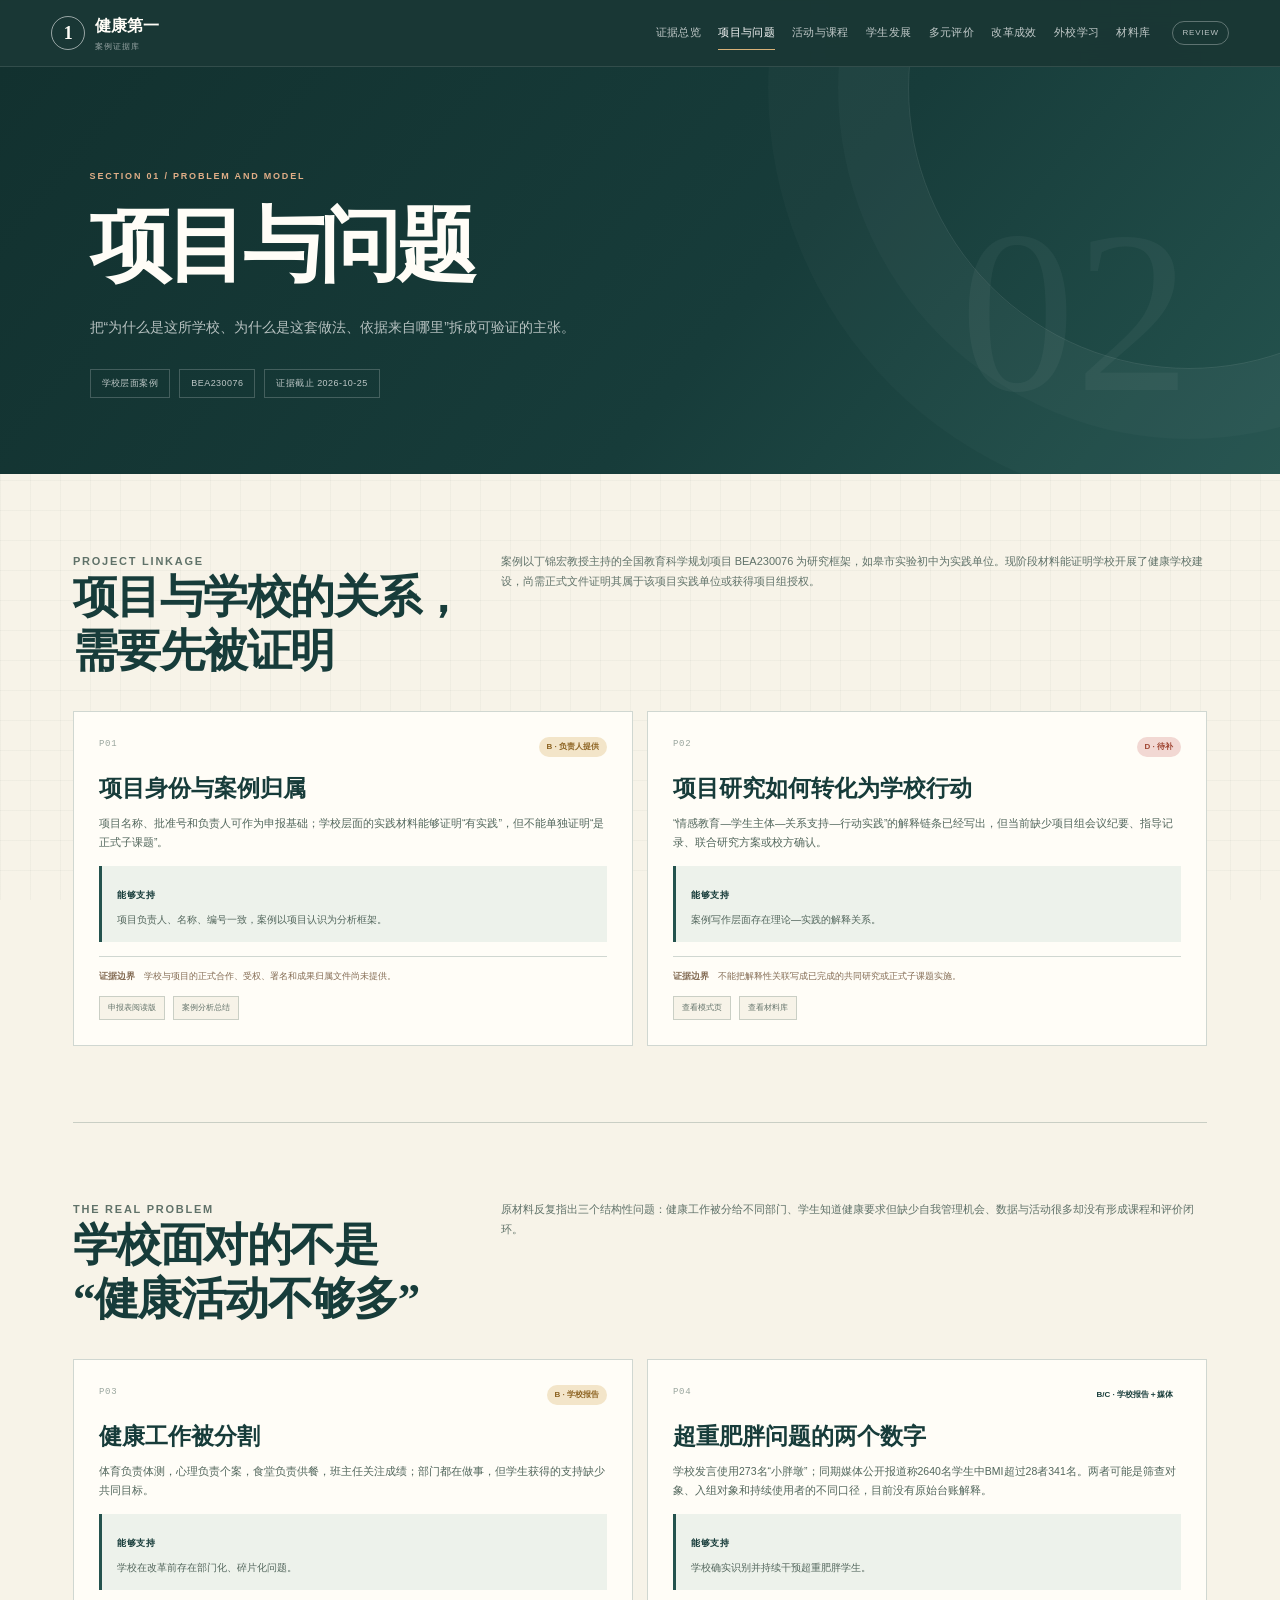
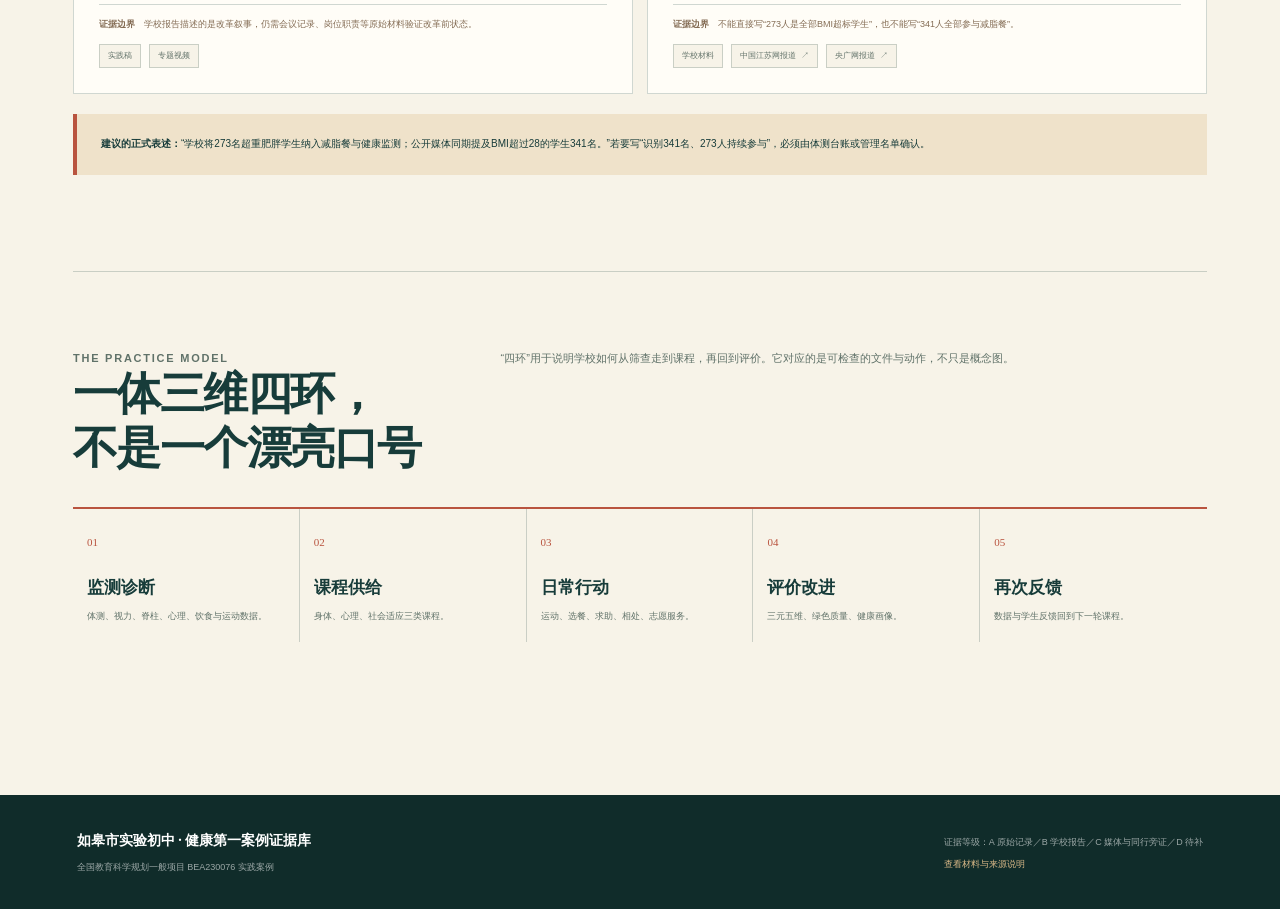
<file: project.html>
<!doctype html>
<html lang="zh-CN">
<head>
<meta charset="utf-8">
<meta name="viewport" content="width=device-width, initial-scale=1">
<meta name="robots" content="noindex,nofollow">
<meta name="theme-color" content="#173c3a">
<title>项目与问题｜如皋市实验初中健康第一案例证据库</title>
<link rel="icon" href="assets/favicon.svg" type="image/svg+xml">
<link rel="stylesheet" href="styles.css">
</head>
<body data-page="project">
<a class="skip" href="#main">跳到主要内容</a>

    <header class="site-header">
      <a class="brand" href="index.html"><span class="brand-mark">1</span><span>健康第一<small>案例证据库</small></span></a>
      <button class="nav-toggle" type="button" aria-expanded="false" aria-controls="nav"><span></span><span></span><span></span><span class="sr-only">展开导航</span></button>
      <nav class="nav" id="nav" aria-label="主导航"><a href="index.html">证据总览</a><a href="project.html" aria-current="page">项目与问题</a><a href="activities.html">活动与课程</a><a href="students.html">学生发展</a><a href="evaluation.html">多元评价</a><a href="outcomes.html">改革成效</a><a href="adoption.html">外校学习</a><a href="library.html">材料库</a></nav>
      <span class="review-tag">REVIEW</span>
    </header>
    
<main id="main">
<section class="page-hero">
  <div class="hero-inner">
    <p class="eyebrow">SECTION 01 / PROBLEM AND MODEL</p>
    <h1>项目与问题</h1>
    <p class="lede">把“为什么是这所学校、为什么是这套做法、依据来自哪里”拆成可验证的主张。</p>
    <div class="hero-meta">
<span class="chip">学校层面案例</span><span class="chip">BEA230076</span><span class="chip">证据截止 2026-10-25</span>
</div>
    <div class="page-number" aria-hidden="true">02</div>
  </div>
</section>

<div class="page-wrap">
  <section class="page-section">
    <div class="section-head">
      <div><p class="section-label">PROJECT LINKAGE</p><h2>项目与学校的关系，<br>需要先被证明</h2></div>
      <p>案例以丁锦宏教授主持的全国教育科学规划项目 BEA230076 为研究框架，如皋市实验初中为实践单位。现阶段材料能证明学校开展了健康学校建设，尚需正式文件证明其属于该项目实践单位或获得项目组授权。</p>
    </div>
    <div class="evidence-grid">
      
    <article class="evidence-card">
      <div class="evidence-top"><span class="evidence-code">P01</span><span class="evidence-level level-b">B · 负责人提供</span></div>
      <h3>项目身份与案例归属</h3><p>项目名称、批准号和负责人可作为申报基础；学校层面的实践材料能够证明“有实践”，但不能单独证明“是正式子课题”。</p>
      <div class="claim-box"><b>能够支持</b><p>项目负责人、名称、编号一致，案例以项目认识为分析框架。</p></div>
      <div class="boundary"><b>证据边界</b>　学校与项目的正式合作、受权、署名和成果归属文件尚未提供。</div>
      <div class="source-row"><a class="source" href="assets/docs/附件1_案例申报信息表_阅读版.pdf">申报表阅读版</a><a class="source" href="assets/docs/健康第一案例总结.pdf">案例分析总结</a></div>
    </article>
      
    <article class="evidence-card">
      <div class="evidence-top"><span class="evidence-code">P02</span><span class="evidence-level level-d">D · 待补</span></div>
      <h3>项目研究如何转化为学校行动</h3><p>“情感教育—学生主体—关系支持—行动实践”的解释链条已经写出，但当前缺少项目组会议纪要、指导记录、联合研究方案或校方确认。</p>
      <div class="claim-box"><b>能够支持</b><p>案例写作层面存在理论—实践的解释关系。</p></div>
      <div class="boundary"><b>证据边界</b>　不能把解释性关联写成已完成的共同研究或正式子课题实施。</div>
      <div class="source-row"><a class="source" href="outcomes.html">查看模式页</a><a class="source" href="library.html">查看材料库</a></div>
    </article>
    </div>
  </section>

  <section class="page-section">
    <div class="section-head">
      <div><p class="section-label">THE REAL PROBLEM</p><h2>学校面对的不是<br>“健康活动不够多”</h2></div>
      <p>原材料反复指出三个结构性问题：健康工作被分给不同部门、学生知道健康要求但缺少自我管理机会、数据与活动很多却没有形成课程和评价闭环。</p>
    </div>
    <div class="evidence-grid">
      
    <article class="evidence-card">
      <div class="evidence-top"><span class="evidence-code">P03</span><span class="evidence-level level-b">B · 学校报告</span></div>
      <h3>健康工作被分割</h3><p>体育负责体测，心理负责个案，食堂负责供餐，班主任关注成绩；部门都在做事，但学生获得的支持缺少共同目标。</p>
      <div class="claim-box"><b>能够支持</b><p>学校在改革前存在部门化、碎片化问题。</p></div>
      <div class="boundary"><b>证据边界</b>　学校报告描述的是改革叙事，仍需会议记录、岗位职责等原始材料验证改革前状态。</div>
      <div class="source-row"><a class="source" href="assets/docs/核心证据摘编.pdf">实践稿</a><a class="source" href="library.html">专题视频</a></div>
    </article>
      
    <article class="evidence-card">
      <div class="evidence-top"><span class="evidence-code">P04</span><span class="evidence-level level-b/c">B/C · 学校报告＋媒体</span></div>
      <h3>超重肥胖问题的两个数字</h3><p>学校发言使用273名“小胖墩”；同期媒体公开报道称2640名学生中BMI超过28者341名。两者可能是筛查对象、入组对象和持续使用者的不同口径，目前没有原始台账解释。</p>
      <div class="claim-box"><b>能够支持</b><p>学校确实识别并持续干预超重肥胖学生。</p></div>
      <div class="boundary"><b>证据边界</b>　不能直接写“273人是全部BMI超标学生”，也不能写“341人全部参与减脂餐”。</div>
      <div class="source-row"><a class="source" href="assets/docs/核心证据摘编.pdf">学校材料</a><a class="source external" href="https://jsnews.jschina.com.cn/kjwt/202401/t20240109_3345857.shtml" target="_blank" rel="noopener">中国江苏网报道</a><a class="source external" href="https://news.cnr.cn/local/dftj/20231223/t20231223_526532444.shtml" target="_blank" rel="noopener">央广网报道</a></div>
    </article>
    </div>
    <div class="warning"><b>建议的正式表述：</b>“学校将273名超重肥胖学生纳入减脂餐与健康监测；公开媒体同期提及BMI超过28的学生341名。”若要写“识别341名、273人持续参与”，必须由体测台账或管理名单确认。</div>
  </section>

  <section class="page-section">
    <div class="section-head">
      <div><p class="section-label">THE PRACTICE MODEL</p><h2>一体三维四环，<br>不是一个漂亮口号</h2></div>
      <p>“四环”用于说明学校如何从筛查走到课程，再回到评价。它对应的是可检查的文件与动作，不只是概念图。</p>
    </div>
    <div class="flowline">
      <article><span>01</span><h3>监测诊断</h3><p>体测、视力、脊柱、心理、饮食与运动数据。</p></article>
      <article><span>02</span><h3>课程供给</h3><p>身体、心理、社会适应三类课程。</p></article>
      <article><span>03</span><h3>日常行动</h3><p>运动、选餐、求助、相处、志愿服务。</p></article>
      <article><span>04</span><h3>评价改进</h3><p>三元五维、绿色质量、健康画像。</p></article>
      <article><span>05</span><h3>再次反馈</h3><p>数据与学生反馈回到下一轮课程。</p></article>
    </div>
  </section>
</div>

</main>

    <footer class="site-footer">
      <div class="footer-inner">
        <div><strong>如皋市实验初中 · 健康第一案例证据库</strong><p>全国教育科学规划一般项目 BEA230076 实践案例</p></div>
        <div><p>证据等级：A 原始记录／B 学校报告／C 媒体与同行旁证／D 待补</p><p><a href="library.html">查看材料与来源说明</a></p></div>
      </div>
    </footer>
    
<script src="script.js"></script>
</body>
</html>
</file>
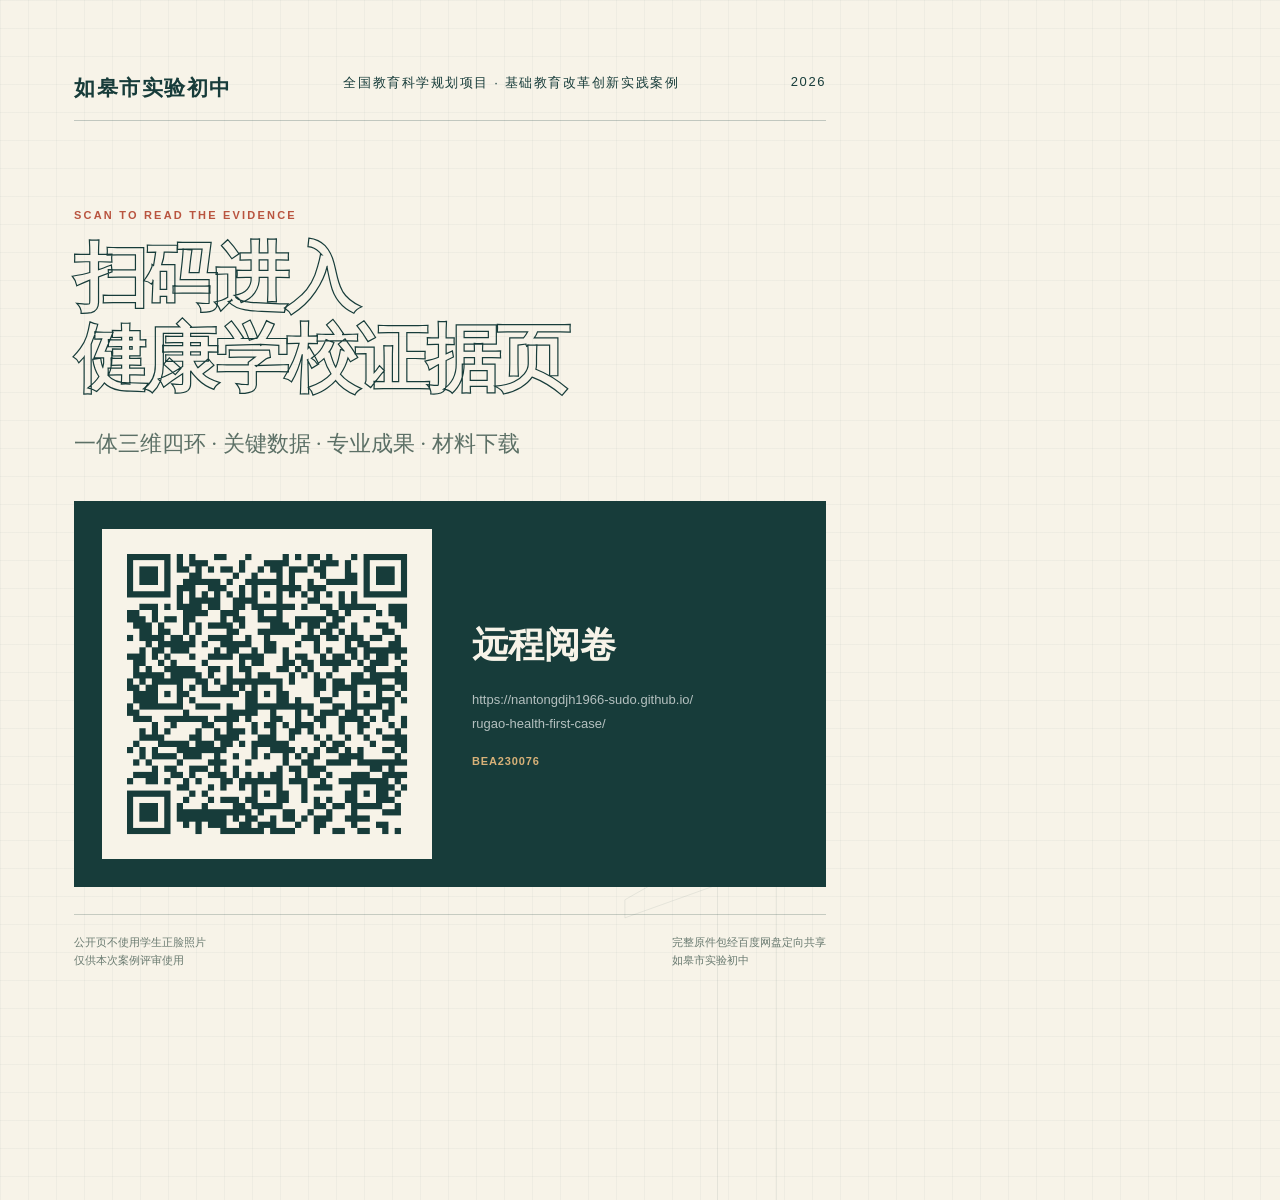
<file: qr-card.html>
<!doctype html>
<html lang="zh-CN">
<head>
  <meta charset="utf-8">
  <title>如皋市实验初中案例证据页二维码</title>
  <link rel="icon" href="assets/favicon.svg" type="image/svg+xml">
  <style>
    * { box-sizing: border-box; }
    html, body { width: 900px; height: 1200px; margin: 0; overflow: hidden; }
    body {
      color: #173c3a; background: #f7f3e8; font-family: "PingFang SC", sans-serif;
      background-image: linear-gradient(rgba(23,60,58,.035) 1px, transparent 1px), linear-gradient(90deg,rgba(23,60,58,.035) 1px,transparent 1px);
      background-size: 28px 28px;
    }
    .card { position: relative; width: 100%; height: 100%; padding: 74px; overflow: hidden; }
    .card::after { content: "1"; position: absolute; right: -12px; bottom: -200px; font-family: Georgia, serif; font-size: 700px; line-height: 1; color: transparent; -webkit-text-stroke: 1px rgba(23,60,58,.08); }
    .top { position: relative; z-index: 2; display: flex; justify-content: space-between; padding-bottom: 18px; border-bottom: 1px solid rgba(23,60,58,.24); font-size: 13px; letter-spacing: .12em; }
    .top b { font-family: "Songti SC", serif; font-size: 21px; }
    .kicker { position: relative; z-index: 2; margin: 88px 0 17px; color: #b9543f; font-size: 11px; letter-spacing: .2em; font-weight: 700; }
    h1 { position: relative; z-index: 2; margin: 0; font-family: "Songti SC", serif; font-size: 74px; line-height: 1.1; letter-spacing: -.05em; }
    h1 span { display: block; color: transparent; -webkit-text-stroke: 1.2px #173c3a; }
    .sub { position: relative; z-index: 2; margin: 28px 0 42px; color: #5c7066; font-family: "Songti SC", serif; font-size: 22px; }
    .qr-zone { position: relative; z-index: 2; display: grid; grid-template-columns: 330px 1fr; gap: 40px; align-items: center; padding: 28px; color: #f7f3e8; background: #173c3a; }
    .qr-zone img { width: 330px; height: 330px; background: #f7f3e8; }
    .qr-zone h2 { margin: 0 0 18px; font-family: "Songti SC", serif; font-size: 36px; }
    .qr-zone p { margin: 0; color: rgba(255,255,255,.68); font-size: 13px; line-height: 1.9; word-break: break-all; }
    .qr-zone b { display: block; margin-top: 18px; color: #d7b178; font-size: 11px; letter-spacing: .08em; }
    .footer { position: relative; z-index: 2; display: flex; justify-content: space-between; margin-top: 27px; padding-top: 18px; border-top: 1px solid rgba(23,60,58,.22); color: #697a70; font-size: 11px; line-height: 1.7; }
  </style>
</head>
<body>
  <main class="card">
    <div class="top"><b>如皋市实验初中</b><span>全国教育科学规划项目 · 基础教育改革创新实践案例</span><span>2026</span></div>
    <p class="kicker">SCAN TO READ THE EVIDENCE</p>
    <h1><span>扫码进入</span><span>健康学校证据页</span></h1>
    <p class="sub">一体三维四环 · 关键数据 · 专业成果 · 材料下载</p>
    <section class="qr-zone">
      <img src="assets/images/qr-site.png" alt="案例证据网站二维码">
      <div><h2>远程阅卷</h2><p>https://nantongdjh1966-sudo.github.io/<br>rugao-health-first-case/</p><b>BEA230076</b></div>
    </section>
    <div class="footer"><span>公开页不使用学生正脸照片<br>仅供本次案例评审使用</span><span>完整原件包经百度网盘定向共享<br>如皋市实验初中</span></div>
  </main>
</body>
</html>
</file>
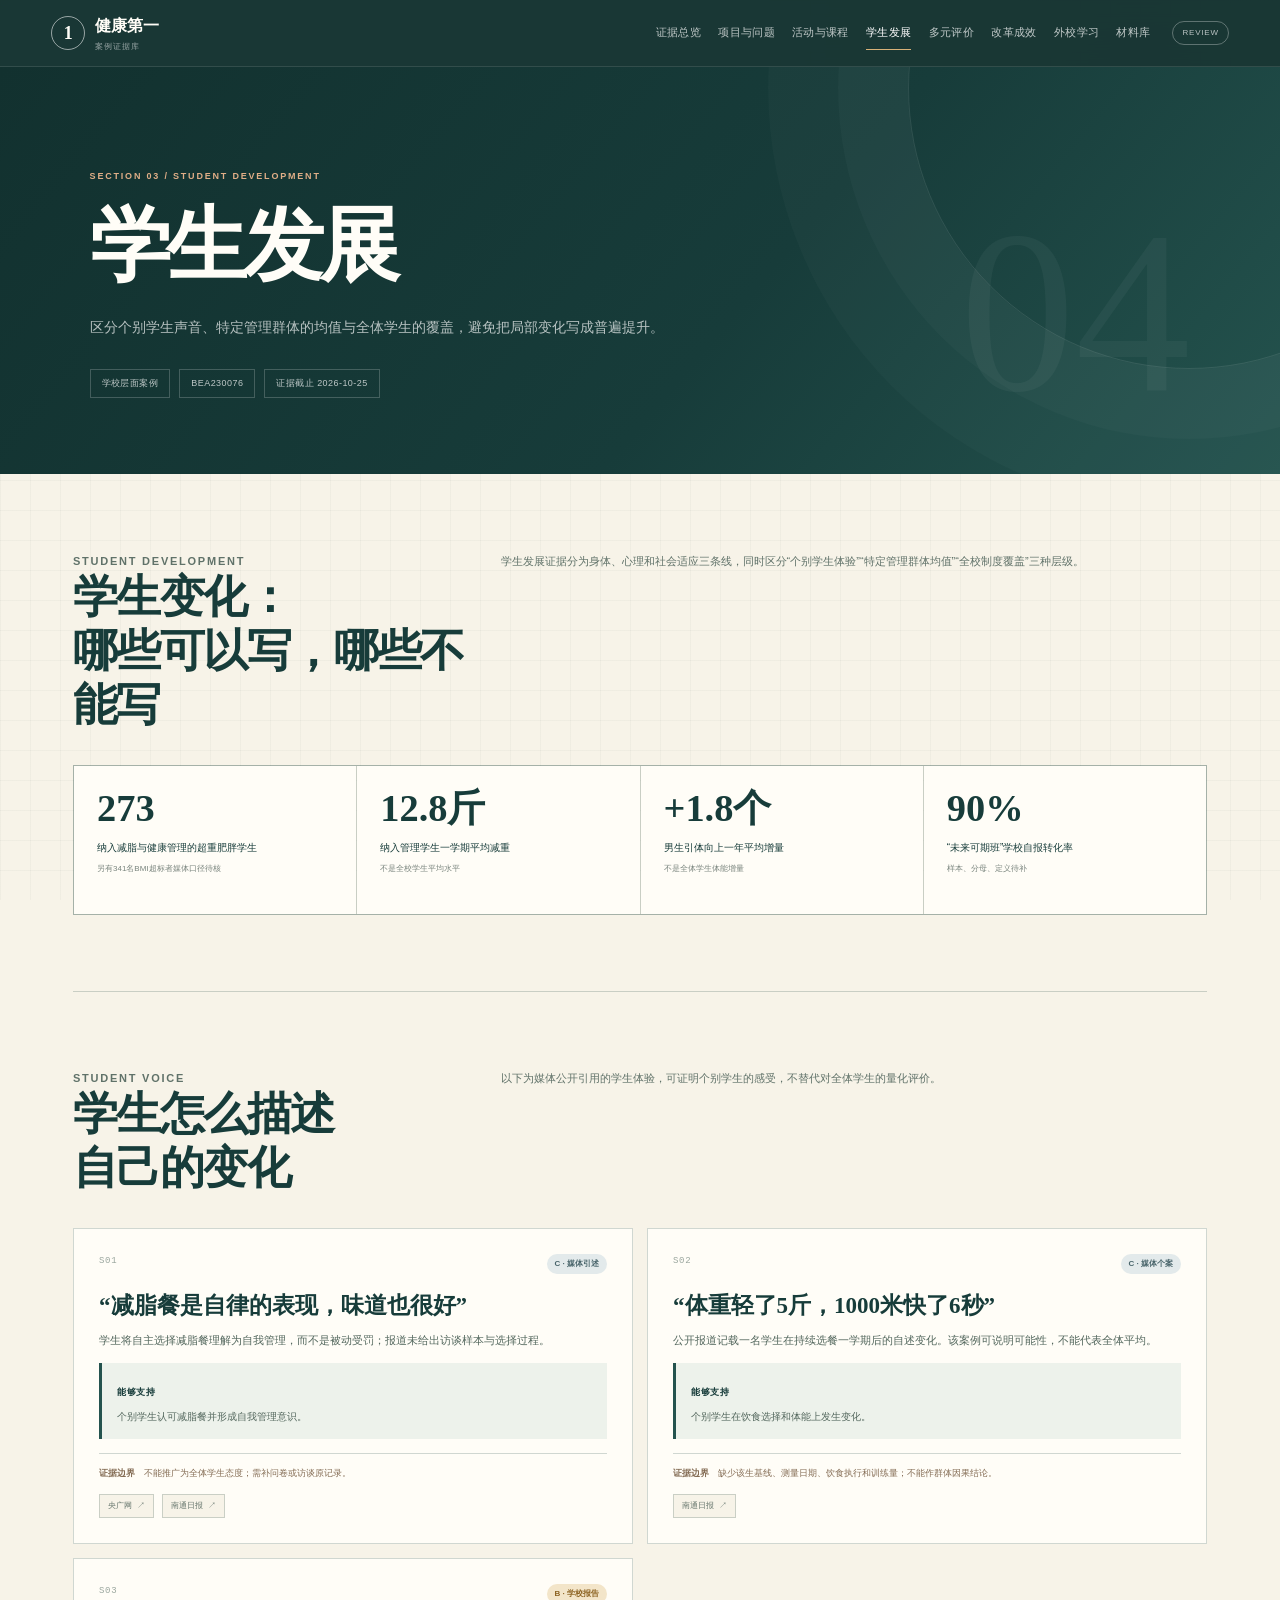
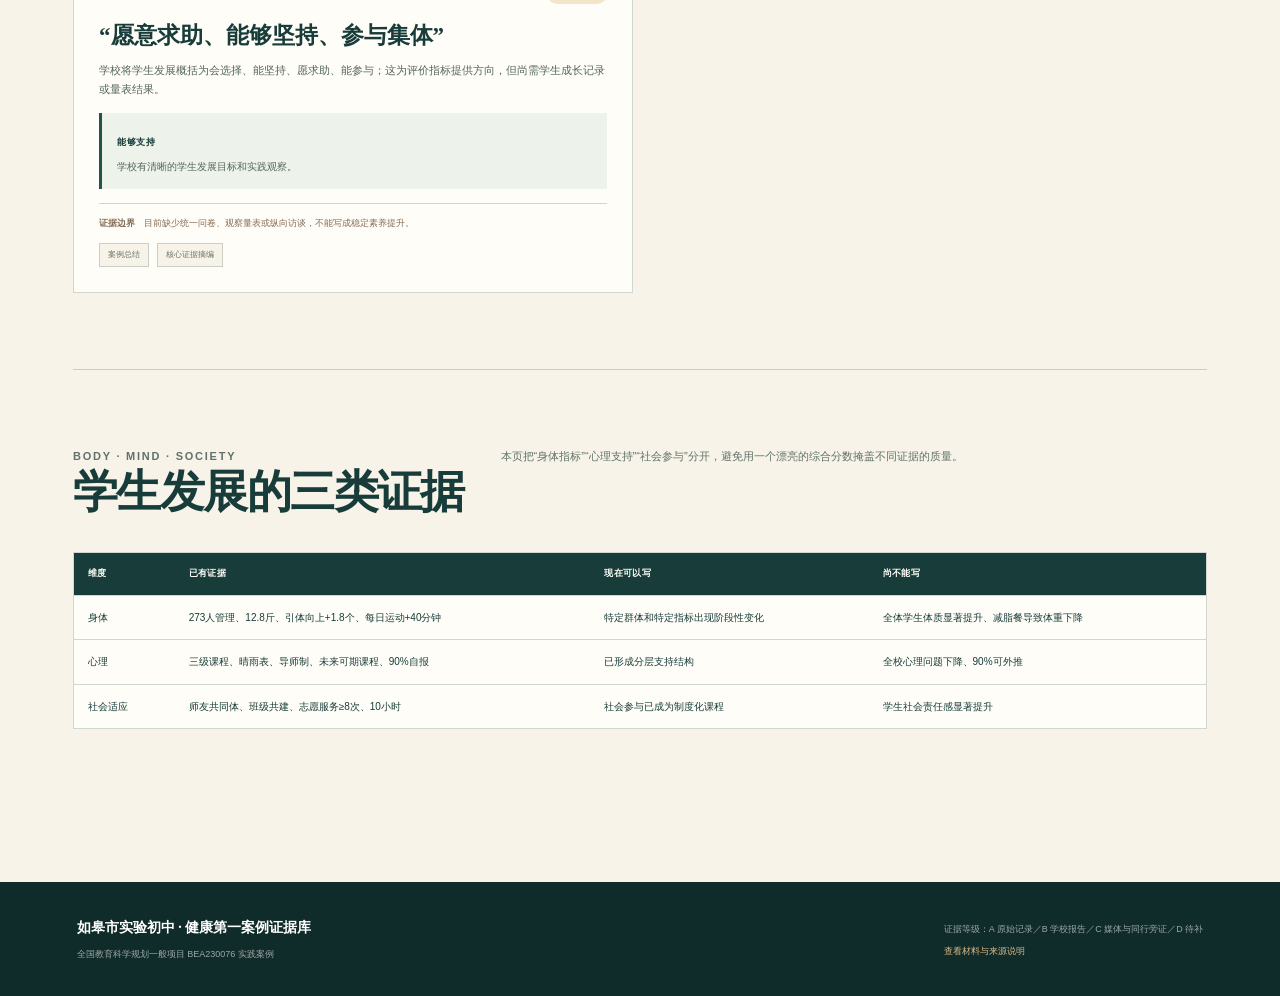
<file: students.html>
<!doctype html>
<html lang="zh-CN">
<head>
<meta charset="utf-8">
<meta name="viewport" content="width=device-width, initial-scale=1">
<meta name="robots" content="noindex,nofollow">
<meta name="theme-color" content="#173c3a">
<title>学生发展｜如皋市实验初中健康第一案例证据库</title>
<link rel="icon" href="assets/favicon.svg" type="image/svg+xml">
<link rel="stylesheet" href="styles.css">
</head>
<body data-page="students">
<a class="skip" href="#main">跳到主要内容</a>

    <header class="site-header">
      <a class="brand" href="index.html"><span class="brand-mark">1</span><span>健康第一<small>案例证据库</small></span></a>
      <button class="nav-toggle" type="button" aria-expanded="false" aria-controls="nav"><span></span><span></span><span></span><span class="sr-only">展开导航</span></button>
      <nav class="nav" id="nav" aria-label="主导航"><a href="index.html">证据总览</a><a href="project.html">项目与问题</a><a href="activities.html">活动与课程</a><a href="students.html" aria-current="page">学生发展</a><a href="evaluation.html">多元评价</a><a href="outcomes.html">改革成效</a><a href="adoption.html">外校学习</a><a href="library.html">材料库</a></nav>
      <span class="review-tag">REVIEW</span>
    </header>
    
<main id="main">
<section class="page-hero">
  <div class="hero-inner">
    <p class="eyebrow">SECTION 03 / STUDENT DEVELOPMENT</p>
    <h1>学生发展</h1>
    <p class="lede">区分个别学生声音、特定管理群体的均值与全体学生的覆盖，避免把局部变化写成普遍提升。</p>
    <div class="hero-meta">
<span class="chip">学校层面案例</span><span class="chip">BEA230076</span><span class="chip">证据截止 2026-10-25</span>
</div>
    <div class="page-number" aria-hidden="true">04</div>
  </div>
</section>

<div class="page-wrap">
  <section class="page-section">
    <div class="section-head">
      <div><p class="section-label">STUDENT DEVELOPMENT</p><h2>学生变化：<br>哪些可以写，哪些不能写</h2></div>
      <p>学生发展证据分为身体、心理和社会适应三条线，同时区分“个别学生体验”“特定管理群体均值”“全校制度覆盖”三种层级。</p>
    </div>
    <div class="dashboard">
      <article><b>273</b><span>纳入减脂与健康管理的超重肥胖学生</span><small>另有341名BMI超标者媒体口径待核</small></article>
      <article><b>12.8斤</b><span>纳入管理学生一学期平均减重</span><small>不是全校学生平均水平</small></article>
      <article><b>+1.8个</b><span>男生引体向上一年平均增量</span><small>不是全体学生体能增量</small></article>
      <article><b>90%</b><span>“未来可期班”学校自报转化率</span><small>样本、分母、定义待补</small></article>
    </div>
  </section>

  <section class="page-section">
    <div class="section-head">
      <div><p class="section-label">STUDENT VOICE</p><h2>学生怎么描述<br>自己的变化</h2></div>
      <p>以下为媒体公开引用的学生体验，可证明个别学生的感受，不替代对全体学生的量化评价。</p>
    </div>
    <div class="evidence-grid">
      
    <article class="evidence-card">
      <div class="evidence-top"><span class="evidence-code">S01</span><span class="evidence-level level-c">C · 媒体引述</span></div>
      <h3>“减脂餐是自律的表现，味道也很好”</h3><p>学生将自主选择减脂餐理解为自我管理，而不是被动受罚；报道未给出访谈样本与选择过程。</p>
      <div class="claim-box"><b>能够支持</b><p>个别学生认可减脂餐并形成自我管理意识。</p></div>
      <div class="boundary"><b>证据边界</b>　不能推广为全体学生态度；需补问卷或访谈原记录。</div>
      <div class="source-row"><a class="source external" href="https://news.cnr.cn/local/dftj/20231223/t20231223_526532444.shtml" target="_blank" rel="noopener">央广网</a><a class="source external" href="https://nginx-ntfb.ntfabu.com/ntfb/site1/mweb/ja0iu/content_36785954.html?sharefalse=" target="_blank" rel="noopener">南通日报</a></div>
    </article>
      
    <article class="evidence-card">
      <div class="evidence-top"><span class="evidence-code">S02</span><span class="evidence-level level-c">C · 媒体个案</span></div>
      <h3>“体重轻了5斤，1000米快了6秒”</h3><p>公开报道记载一名学生在持续选餐一学期后的自述变化。该案例可说明可能性，不能代表全体平均。</p>
      <div class="claim-box"><b>能够支持</b><p>个别学生在饮食选择和体能上发生变化。</p></div>
      <div class="boundary"><b>证据边界</b>　缺少该生基线、测量日期、饮食执行和训练量；不能作群体因果结论。</div>
      <div class="source-row"><a class="source external" href="https://nginx-ntfb.ntfabu.com/ntfb/site1/mweb/ja0iu/content_36785954.html?sharefalse=" target="_blank" rel="noopener">南通日报</a></div>
    </article>
      
    <article class="evidence-card">
      <div class="evidence-top"><span class="evidence-code">S03</span><span class="evidence-level level-b">B · 学校报告</span></div>
      <h3>“愿意求助、能够坚持、参与集体”</h3><p>学校将学生发展概括为会选择、能坚持、愿求助、能参与；这为评价指标提供方向，但尚需学生成长记录或量表结果。</p>
      <div class="claim-box"><b>能够支持</b><p>学校有清晰的学生发展目标和实践观察。</p></div>
      <div class="boundary"><b>证据边界</b>　目前缺少统一问卷、观察量表或纵向访谈，不能写成稳定素养提升。</div>
      <div class="source-row"><a class="source" href="assets/docs/健康第一案例总结.pdf">案例总结</a><a class="source" href="assets/docs/核心证据摘编.pdf">核心证据摘编</a></div>
    </article>
    </div>
  </section>

  <section class="page-section">
    <div class="section-head">
      <div><p class="section-label">BODY · MIND · SOCIETY</p><h2>学生发展的三类证据</h2></div>
      <p>本页把“身体指标”“心理支持”“社会参与”分开，避免用一个漂亮的综合分数掩盖不同证据的质量。</p>
    </div>
    <div class="table-wrap">
      <table>
        <thead><tr><th>维度</th><th>已有证据</th><th>现在可以写</th><th>尚不能写</th></tr></thead>
        <tbody>
          <tr><td>身体</td><td>273人管理、12.8斤、引体向上+1.8个、每日运动+40分钟</td><td>特定群体和特定指标出现阶段性变化</td><td>全体学生体质显著提升、减脂餐导致体重下降</td></tr>
          <tr><td>心理</td><td>三级课程、晴雨表、导师制、未来可期课程、90%自报</td><td>已形成分层支持结构</td><td>全校心理问题下降、90%可外推</td></tr>
          <tr><td>社会适应</td><td>师友共同体、班级共建、志愿服务≥8次、10小时</td><td>社会参与已成为制度化课程</td><td>学生社会责任感显著提升</td></tr>
        </tbody>
      </table>
    </div>
  </section>
</div>

</main>

    <footer class="site-footer">
      <div class="footer-inner">
        <div><strong>如皋市实验初中 · 健康第一案例证据库</strong><p>全国教育科学规划一般项目 BEA230076 实践案例</p></div>
        <div><p>证据等级：A 原始记录／B 学校报告／C 媒体与同行旁证／D 待补</p><p><a href="library.html">查看材料与来源说明</a></p></div>
      </div>
    </footer>
    
<script src="script.js"></script>
</body>
</html>
</file>
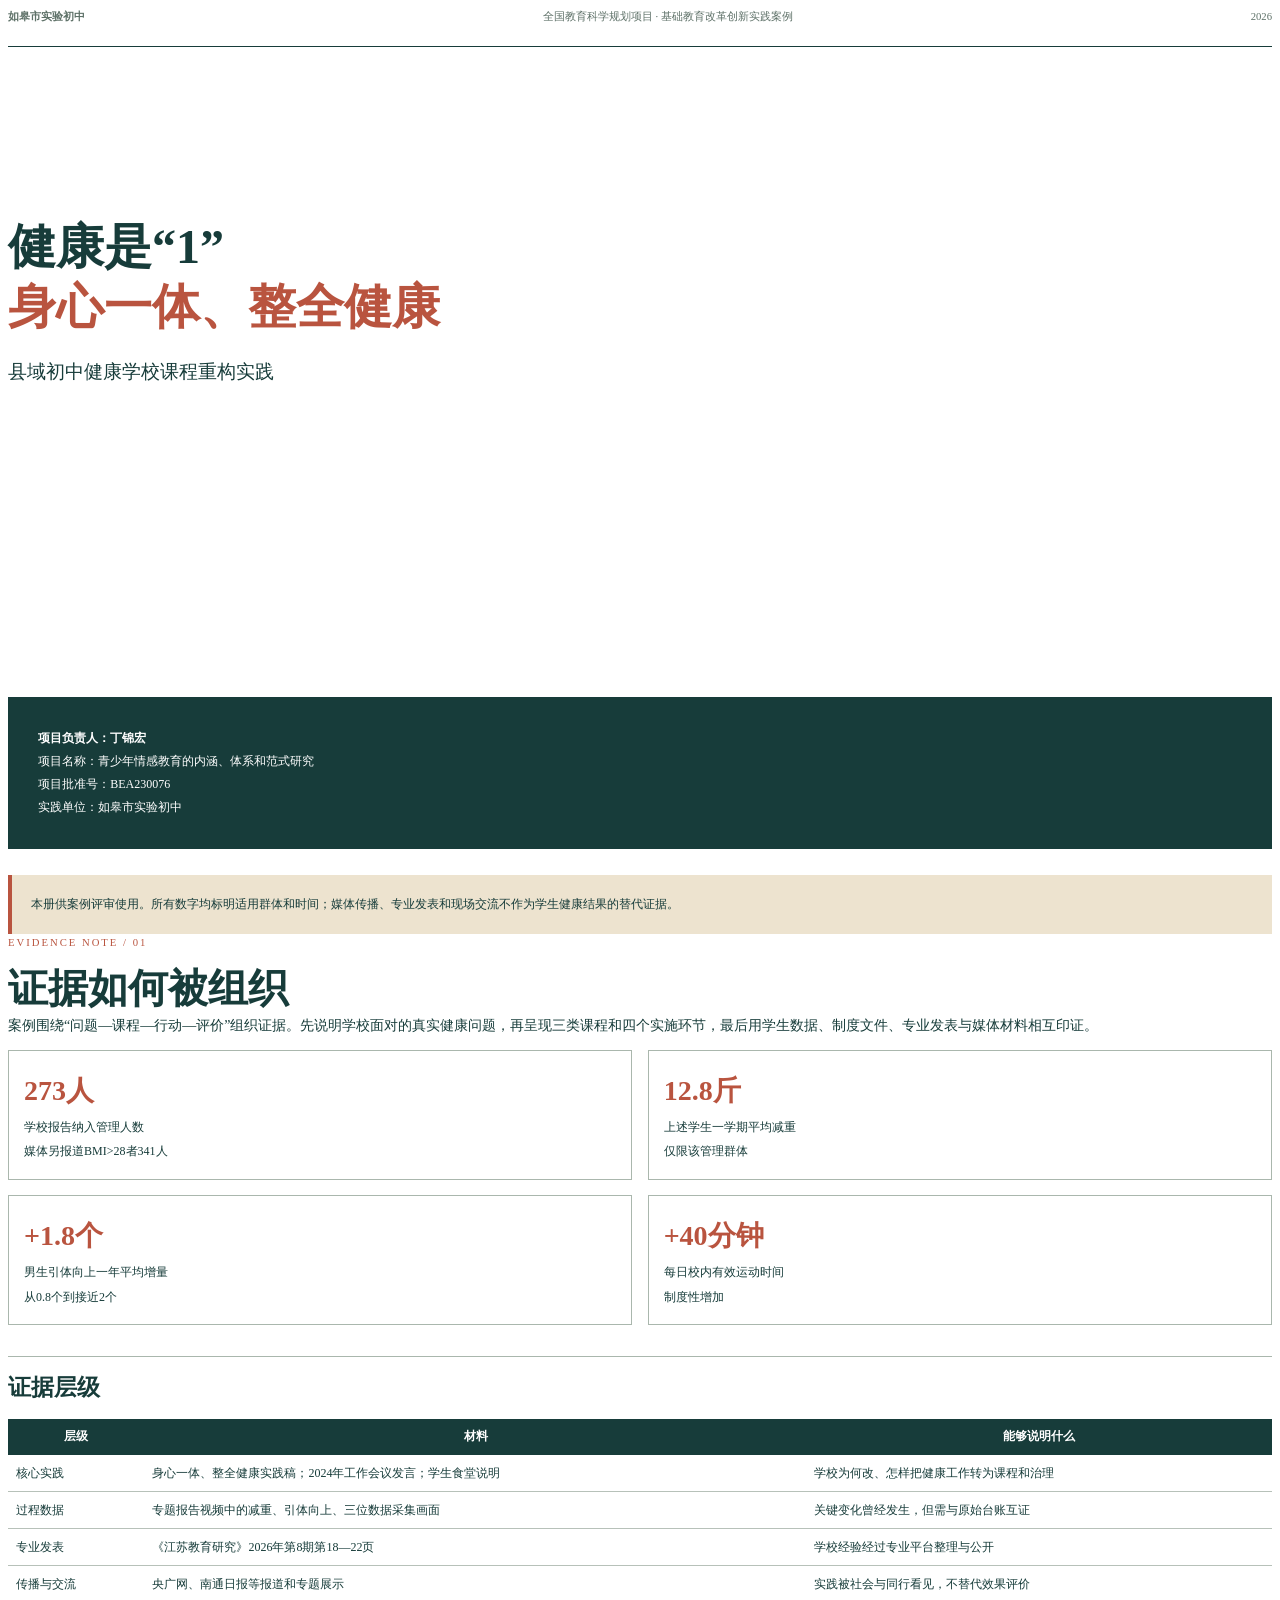
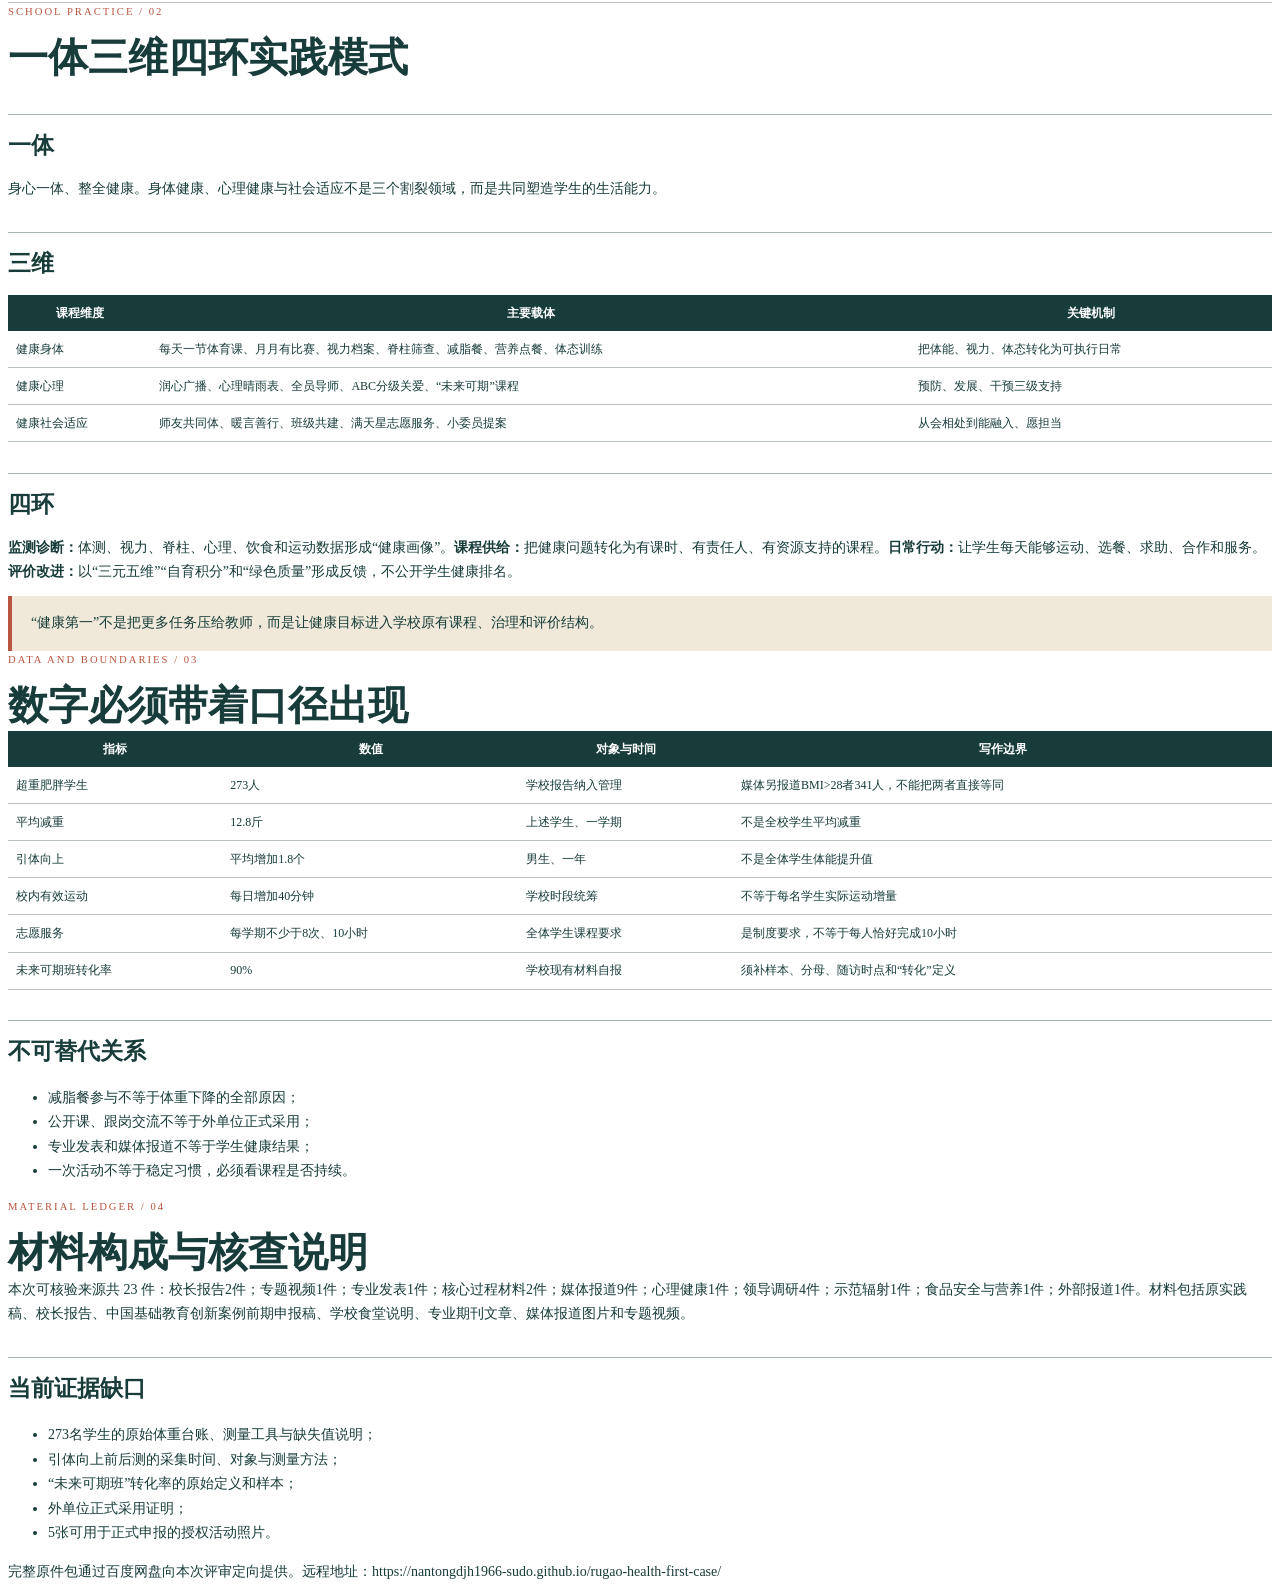
<file: assets/docs/核心证据摘编.html>
<!doctype html><html lang="zh-CN"><head><meta charset="utf-8"><style>
    @page { size: A4; margin: 22mm 20mm 20mm;
      @bottom-center { content: "健康第一案例证据摘编 · " counter(page); color:#718178; font-size:8pt; font-family:"PingFang SC"; } }
    *{box-sizing:border-box} body{font-family:"Songti SC","STSong",serif;color:#173c3a;font-size:10.5pt;line-height:1.75}
    .cover{height:245mm;display:flex;flex-direction:column;justify-content:space-between;page-break-after:always}
    .top{display:flex;justify-content:space-between;padding-bottom:5mm;border-bottom:.5pt solid #173c3a;font-family:"PingFang SC";font-size:8pt;color:#5e7168}
    h1{margin:0;font-size:30pt;line-height:1.25;color:#173c3a}.cover h1{margin-top:45mm;font-size:36pt}
    .sub{font-size:14pt;color:#173c3a;margin-top:5mm}.box{padding:8mm;background:#173c3a;color:#fff;font-size:9pt;line-height:1.9}
    .caution{margin-top:7mm;padding:5mm;background:#ede3cf;border-left:3pt solid #b9543f;font-size:9pt}
    h2{margin:8mm 0 3mm;padding-top:3mm;border-top:.5pt solid #aab7ad;font-size:17pt}
    h3{margin:5mm 0 2mm;font-size:13pt}p{margin:0 0 3mm}.kicker{color:#b9543f;font-family:"PingFang SC";font-size:8pt;letter-spacing:1.5pt}
    .data{display:grid;grid-template-columns:1fr 1fr;gap:4mm}.data div{padding:4mm;border:.5pt solid #aab7ad}
    .data b{display:block;font-family:"PingFang SC";font-size:21pt;color:#b9543f}.data span{font-size:9pt}
    table{width:100%;border-collapse:collapse;font-size:9pt}th{background:#173c3a;color:#fff;padding:2mm}td{padding:2mm;border-bottom:.5pt solid #b7c1b9;vertical-align:top}
    .quote{padding:4mm 5mm;border-left:3pt solid #b9543f;background:#f0e9da}
    </style></head><body>
<section class="cover">
  <div>
    <div class="top"><b>如皋市实验初中</b><span>全国教育科学规划项目 · 基础教育改革创新实践案例</span><span>2026</span></div>
    <h1>健康是“1”<br><span style="color:#b9543f">身心一体、整全健康</span></h1>
    <p class="sub">县域初中健康学校课程重构实践</p>
  </div>
  <div>
    <div class="box"><strong>项目负责人：丁锦宏</strong><br>项目名称：青少年情感教育的内涵、体系和范式研究<br>项目批准号：BEA230076<br>实践单位：如皋市实验初中</div>
    <div class="caution">本册供案例评审使用。所有数字均标明适用群体和时间；媒体传播、专业发表和现场交流不作为学生健康结果的替代证据。</div>
  </div>
</section>
<section>
  <p class="kicker">EVIDENCE NOTE / 01</p>
  <h1>证据如何被组织</h1>
  <p>案例围绕“问题—课程—行动—评价”组织证据。先说明学校面对的真实健康问题，再呈现三类课程和四个实施环节，最后用学生数据、制度文件、专业发表与媒体材料相互印证。</p>
  <div class="data">
    <div><b>273人</b><span>学校报告纳入管理人数<br>媒体另报道BMI>28者341人</span></div>
    <div><b>12.8斤</b><span>上述学生一学期平均减重<br>仅限该管理群体</span></div>
    <div><b>+1.8个</b><span>男生引体向上一年平均增量<br>从0.8个到接近2个</span></div>
    <div><b>+40分钟</b><span>每日校内有效运动时间<br>制度性增加</span></div>
  </div>
  <h2>证据层级</h2>
  <table><tr><th>层级</th><th>材料</th><th>能够说明什么</th></tr>
  <tr><td>核心实践</td><td>身心一体、整全健康实践稿；2024年工作会议发言；学生食堂说明</td><td>学校为何改、怎样把健康工作转为课程和治理</td></tr>
  <tr><td>过程数据</td><td>专题报告视频中的减重、引体向上、三位数据采集画面</td><td>关键变化曾经发生，但需与原始台账互证</td></tr>
  <tr><td>专业发表</td><td>《江苏教育研究》2026年第8期第18—22页</td><td>学校经验经过专业平台整理与公开</td></tr>
  <tr><td>传播与交流</td><td>央广网、南通日报等报道和专题展示</td><td>实践被社会与同行看见，不替代效果评价</td></tr></table>
</section>
<section>
  <p class="kicker">SCHOOL PRACTICE / 02</p>
  <h1>一体三维四环实践模式</h1>
  <h2>一体</h2><p>身心一体、整全健康。身体健康、心理健康与社会适应不是三个割裂领域，而是共同塑造学生的生活能力。</p>
  <h2>三维</h2>
  <table><tr><th>课程维度</th><th>主要载体</th><th>关键机制</th></tr>
  <tr><td>健康身体</td><td>每天一节体育课、月月有比赛、视力档案、脊柱筛查、减脂餐、营养点餐、体态训练</td><td>把体能、视力、体态转化为可执行日常</td></tr>
  <tr><td>健康心理</td><td>润心广播、心理晴雨表、全员导师、ABC分级关爱、“未来可期”课程</td><td>预防、发展、干预三级支持</td></tr>
  <tr><td>健康社会适应</td><td>师友共同体、暖言善行、班级共建、满天星志愿服务、小委员提案</td><td>从会相处到能融入、愿担当</td></tr></table>
  <h2>四环</h2>
  <p><strong>监测诊断：</strong>体测、视力、脊柱、心理、饮食和运动数据形成“健康画像”。<strong>课程供给：</strong>把健康问题转化为有课时、有责任人、有资源支持的课程。<strong>日常行动：</strong>让学生每天能够运动、选餐、求助、合作和服务。<strong>评价改进：</strong>以“三元五维”“自育积分”和“绿色质量”形成反馈，不公开学生健康排名。</p>
  <div class="quote">“健康第一”不是把更多任务压给教师，而是让健康目标进入学校原有课程、治理和评价结构。</div>
</section>
<section>
  <p class="kicker">DATA AND BOUNDARIES / 03</p>
  <h1>数字必须带着口径出现</h1>
  <table><tr><th>指标</th><th>数值</th><th>对象与时间</th><th>写作边界</th></tr>
  <tr><td>超重肥胖学生</td><td>273人</td><td>学校报告纳入管理</td><td>媒体另报道BMI>28者341人，不能把两者直接等同</td></tr>
  <tr><td>平均减重</td><td>12.8斤</td><td>上述学生、一学期</td><td>不是全校学生平均减重</td></tr>
  <tr><td>引体向上</td><td>平均增加1.8个</td><td>男生、一年</td><td>不是全体学生体能提升值</td></tr>
  <tr><td>校内有效运动</td><td>每日增加40分钟</td><td>学校时段统筹</td><td>不等于每名学生实际运动增量</td></tr>
  <tr><td>志愿服务</td><td>每学期不少于8次、10小时</td><td>全体学生课程要求</td><td>是制度要求，不等于每人恰好完成10小时</td></tr>
  <tr><td>未来可期班转化率</td><td>90%</td><td>学校现有材料自报</td><td>须补样本、分母、随访时点和“转化”定义</td></tr></table>
  <h2>不可替代关系</h2>
  <ul><li>减脂餐参与不等于体重下降的全部原因；</li><li>公开课、跟岗交流不等于外单位正式采用；</li><li>专业发表和媒体报道不等于学生健康结果；</li><li>一次活动不等于稳定习惯，必须看课程是否持续。</li></ul>
</section>
<section>
  <p class="kicker">MATERIAL LEDGER / 04</p>
  <h1>材料构成与核查说明</h1>
  <p>本次可核验来源共 23 件：校长报告2件；专题视频1件；专业发表1件；核心过程材料2件；媒体报道9件；心理健康1件；领导调研4件；示范辐射1件；食品安全与营养1件；外部报道1件。材料包括原实践稿、校长报告、中国基础教育创新案例前期申报稿、学校食堂说明、专业期刊文章、媒体报道图片和专题视频。</p>
  <h2>当前证据缺口</h2>
  <ul><li>273名学生的原始体重台账、测量工具与缺失值说明；</li><li>引体向上前后测的采集时间、对象与测量方法；</li><li>“未来可期班”转化率的原始定义和样本；</li><li>外单位正式采用证明；</li><li>5张可用于正式申报的授权活动照片。</li></ul>
  <p>完整原件包通过百度网盘向本次评审定向提供。远程地址：https://nantongdjh1966-sudo.github.io/rugao-health-first-case/</p>
</section>
</body></html>
</file>
<file: styles.css>
:root {
  --ink:#173c3a; --ink2:#24534e; --red:#b9543f; --paper:#f7f3e8;
  --paper2:#ece4d2; --sage:#dfe8df; --sage2:#edf2eb; --white:#fffdf7;
  --muted:#607269; --line:rgba(23,60,58,.2); --gold:#d7b178;
  --serif:"Songti SC","STSong","Noto Serif CJK SC",serif;
  --sans:"PingFang SC","Hiragino Sans GB","Microsoft YaHei",sans-serif;
}
*{box-sizing:border-box}
html{scroll-behavior:smooth}
body{margin:0;color:var(--ink);background:var(--paper);font-family:var(--sans);line-height:1.75;-webkit-font-smoothing:antialiased}
body::before{content:"";position:fixed;inset:0;z-index:-2;pointer-events:none;background:linear-gradient(rgba(23,60,58,.032) 1px,transparent 1px),linear-gradient(90deg,rgba(23,60,58,.032) 1px,transparent 1px),radial-gradient(circle at 89% 7%,rgba(185,84,63,.11),transparent 28%);background-size:30px 30px,30px 30px,auto}
img{display:block;max-width:100%}a{color:inherit}button{font:inherit}
.sr-only{position:absolute;width:1px;height:1px;margin:-1px;overflow:hidden;clip:rect(0,0,0,0)}
.skip{position:fixed;left:16px;top:-100px;z-index:100;padding:10px 16px;background:var(--white)}
.skip:focus{top:16px}
.site-header{position:sticky;top:0;z-index:40;display:flex;align-items:center;gap:22px;padding:12px clamp(18px,4vw,58px);color:var(--white);background:rgba(18,49,47,.97);backdrop-filter:blur(14px);border-bottom:1px solid rgba(255,255,255,.11)}
.brand{display:flex;align-items:center;gap:10px;color:inherit;text-decoration:none;white-space:nowrap;font-family:var(--serif);font-weight:700}
.brand-mark{display:grid;place-items:center;width:34px;height:34px;border:1px solid rgba(255,255,255,.55);border-radius:50%;font:600 18px Georgia,serif}
.brand small{display:block;color:rgba(255,255,255,.55);font-family:var(--sans);font-size:8px;letter-spacing:.12em;font-weight:400}
.nav{display:flex;align-items:center;gap:clamp(9px,1.35vw,20px);margin-left:auto}
.nav a{color:rgba(255,255,255,.72);text-decoration:none;font-size:11px;letter-spacing:.03em;padding:7px 0;border-bottom:1px solid transparent;white-space:nowrap}
.nav a:hover,.nav a[aria-current="page"]{color:#fff;border-color:var(--gold)}
.nav-toggle{display:none;margin-left:auto;border:0;background:none;color:#fff;padding:8px}
.nav-toggle span:not(.sr-only){display:block;width:23px;height:1px;margin:5px;background:currentColor}
.review-tag{padding:4px 9px;border:1px solid rgba(255,255,255,.3);border-radius:999px;color:rgba(255,255,255,.7);font-size:8px;letter-spacing:.1em;white-space:nowrap}

.page-hero{position:relative;padding:clamp(60px,8vw,112px) clamp(22px,7vw,104px) clamp(46px,6vw,76px);color:var(--white);background:linear-gradient(130deg,#12312f,#173c3a 58%,#24534e);overflow:hidden}
.page-hero::after{content:"";position:absolute;right:-190px;top:-260px;width:560px;height:560px;border-radius:50%;border:1px solid rgba(255,255,255,.1);box-shadow:0 0 0 70px rgba(255,255,255,.025),0 0 0 140px rgba(255,255,255,.018)}
.hero-inner{position:relative;z-index:2;max-width:1230px;margin:0 auto}
.eyebrow{margin:0 0 17px;color:var(--red);font-size:9px;font-weight:700;letter-spacing:.2em}
.page-hero .eyebrow{color:#e0ae87}
.page-number{position:absolute;right:0;bottom:-30px;color:rgba(255,255,255,.045);font-family:var(--serif);font-size:clamp(110px,18vw,260px);line-height:1}
.page-hero h1{position:relative;z-index:2;max-width:980px;margin:0;font-family:var(--serif);font-size:clamp(43px,6.3vw,88px);line-height:1.08;letter-spacing:-.055em}
.page-hero h1 em{color:#dfbe8d;font-style:normal}
.page-hero .lede{position:relative;z-index:2;max-width:820px;margin:25px 0 0;color:rgba(255,255,255,.69);font-size:14px;line-height:1.95}
.hero-meta{position:relative;z-index:2;display:flex;gap:9px;flex-wrap:wrap;margin-top:27px}
.chip{padding:6px 11px;border:1px solid rgba(255,255,255,.2);color:rgba(255,255,255,.72);font-size:9px;letter-spacing:.05em}

.page-wrap{max-width:1230px;margin:0 auto;padding:clamp(40px,6vw,80px) clamp(20px,4vw,48px)}
.page-section{padding:clamp(44px,6vw,76px) 0;border-top:1px solid var(--line)}
.page-section:first-child{border-top:0;padding-top:0}
.section-head{display:grid;grid-template-columns:minmax(280px,.56fr) 1fr;gap:32px;margin-bottom:32px;align-items:start}
.section-head h2{margin:0;font-family:var(--serif);font-size:clamp(29px,3.5vw,48px);line-height:1.2;letter-spacing:-.035em}
.section-head p{margin:0;color:var(--muted);font-size:11px;line-height:1.85}
.section-label{font-size:9px;color:var(--red);letter-spacing:.16em;font-weight:700}

.dashboard{display:grid;grid-template-columns:repeat(4,1fr);gap:1px;background:var(--line);border:1px solid var(--line)}
.dashboard article{min-height:148px;padding:23px;background:var(--white)}
.dashboard b{display:block;font-family:var(--serif);font-size:clamp(28px,3vw,42px);line-height:1}
.dashboard span{display:block;margin-top:13px;font-size:10px;line-height:1.6}
.dashboard small{display:block;margin-top:7px;color:#79847d;font-size:8px;line-height:1.5}

.dossier-grid{display:grid;grid-template-columns:repeat(3,1fr);gap:14px}
.dossier-card{position:relative;padding:25px;border:1px solid var(--line);background:rgba(255,253,247,.78);text-decoration:none;transition:transform .2s ease,background .2s ease}
.dossier-card:hover{transform:translateY(-3px);background:var(--white)}
.dossier-card .no{color:#a0ada3;font-family:var(--serif);font-size:12px}
.dossier-card h3{margin:42px 0 9px;font-family:var(--serif);font-size:25px;line-height:1.3}
.dossier-card p{margin:0;color:var(--muted);font-size:10px;line-height:1.8}
.dossier-card b{display:inline-block;margin-top:25px;color:var(--red);font-size:10px;font-weight:500}

.legend{display:grid;grid-template-columns:repeat(4,1fr);gap:10px}
.level{padding:17px;border:1px solid var(--line);background:var(--white)}
.level strong{display:block;font-size:11px}.level p{margin:6px 0 0;color:var(--muted);font-size:9px;line-height:1.6}
.level.a strong{color:#346d4d}.level.b strong{color:#9a6a22}.level.c strong{color:#4d6c73}.level.d strong{color:var(--red)}

.claim-chain{display:grid;grid-template-columns:repeat(6,1fr);border-top:1px solid var(--line)}
.claim-chain article{position:relative;padding:22px 15px;border-right:1px solid var(--line)}
.claim-chain article:last-child{border-right:0}
.claim-chain span{font-size:8px;color:#9ba79f}.claim-chain h3{margin:26px 0 7px;font-family:var(--serif);font-size:17px}.claim-chain p{margin:0;color:var(--muted);font-size:9px;line-height:1.7}

.evidence-grid{display:grid;grid-template-columns:repeat(2,1fr);gap:14px}
.evidence-card{padding:25px;border:1px solid var(--line);background:var(--white);break-inside:avoid}
.evidence-card.wide{grid-column:1/-1}
.evidence-top{display:flex;justify-content:space-between;gap:12px;align-items:flex-start;margin-bottom:16px}
.evidence-code{font-family:ui-monospace,SFMono-Regular,Menlo,monospace;font-size:9px;color:#9aa69e;letter-spacing:.08em}
.evidence-level{display:inline-block;padding:3px 8px;border-radius:999px;font-size:8px;font-weight:700;white-space:nowrap}
.level-a{background:#d6e7d9;color:#2e6a4b}.level-b{background:#f3e5c9;color:#8b611f}.level-c{background:#e3eaeb;color:#48646a}.level-d{background:#f2d8d3;color:#9f4532}
.evidence-card h3{margin:0 0 10px;font-family:var(--serif);font-size:23px;line-height:1.35}
.evidence-card p{margin:0 0 12px;color:#53675d;font-size:10.5px;line-height:1.8}
.claim-box{padding:13px 15px;margin:14px 0;background:var(--sage2);border-left:3px solid var(--ink2)}
.claim-box b{font-size:9px;letter-spacing:.08em}.claim-box p{margin:4px 0 0;font-size:10px}
.boundary{padding-top:12px;border-top:1px solid var(--line);color:#846c54;font-size:9px;line-height:1.7}
.source-row{display:flex;gap:8px;flex-wrap:wrap;margin-top:12px}
.source{display:inline-flex;align-items:center;padding:4px 8px;border:1px solid var(--line);font-size:8px;color:#64746b;text-decoration:none;background:var(--paper)}
.source:hover{border-color:var(--red);color:var(--red)}
.source.external::after{content:"↗";margin-left:5px}
.metric{display:grid;grid-template-columns:auto 1fr;gap:12px;align-items:end;margin:10px 0 17px}
.metric b{font-family:var(--serif);font-size:34px;line-height:1;color:var(--red)}
.metric span{padding-bottom:4px;color:var(--muted);font-size:9px}
.bar{height:4px;background:var(--paper2);margin-top:8px;position:relative;overflow:hidden}.bar i{display:block;height:100%;width:var(--v);background:var(--red)}

.table-wrap{overflow-x:auto;border:1px solid var(--line);background:var(--white)}
table{border-collapse:collapse;width:100%;min-width:760px;font-size:10px}
th,td{padding:13px 14px;border-bottom:1px solid var(--line);text-align:left;vertical-align:top}
th{background:var(--ink);color:var(--white);font-size:9px;letter-spacing:.04em}
tr:last-child td{border-bottom:0}
td.num{font-family:var(--serif);font-size:16px;color:var(--red);white-space:nowrap}

.flowline{display:grid;grid-template-columns:repeat(5,1fr);border-top:2px solid var(--red);margin-top:22px}
.flowline article{padding:18px 14px;border-right:1px solid var(--line)}
.flowline article:last-child{border-right:0}
.flowline span{color:var(--red);font-family:var(--serif);font-size:11px}.flowline h3{margin:18px 0 6px;font-family:var(--serif);font-size:17px}.flowline p{margin:0;color:var(--muted);font-size:9px;line-height:1.7}

.gallery{display:grid;grid-template-columns:1.4fr 1fr 1fr;gap:12px}
.gallery figure{margin:0;background:var(--white);border:1px solid var(--line)}
.gallery img{aspect-ratio:16/10;object-fit:cover;width:100%}
.gallery figcaption{padding:10px 13px;font-size:8px;color:var(--muted);line-height:1.6}
.gallery figure:first-child img{filter:none}
.privacy-note{margin-top:10px;color:#806d55;font-size:8px}

.timeline{position:relative;margin:0;padding:0;list-style:none}
.timeline::before{content:"";position:absolute;left:105px;top:0;bottom:0;width:1px;background:var(--line)}
.timeline li{position:relative;display:grid;grid-template-columns:88px 34px 1fr;gap:0;margin-bottom:18px}
.timeline time{padding-top:15px;text-align:right;font-family:var(--serif);font-size:12px;color:var(--red)}
.timeline li::before{content:"";position:absolute;left:100px;top:23px;width:9px;height:9px;border:2px solid var(--paper);border-radius:50%;background:var(--ink);box-shadow:0 0 0 1px var(--ink)}
.timeline article{padding:16px 19px;border:1px solid var(--line);background:var(--white)}
.timeline h3{margin:0 0 7px;font-family:var(--serif);font-size:19px}.timeline p{margin:0;color:var(--muted);font-size:10px;line-height:1.75}

.matrix-legend{display:flex;gap:8px;flex-wrap:wrap;margin-bottom:16px}
.filter-bar{display:flex;gap:8px;flex-wrap:wrap;margin:0 0 20px}
.filter{padding:7px 12px;border:1px solid var(--line);background:transparent;color:var(--ink);font-size:9px;cursor:pointer}
.filter.active{background:var(--ink);color:var(--white)}
.library-grid{display:grid;grid-template-columns:repeat(3,1fr);gap:12px}
.library-card{padding:20px;border:1px solid var(--line);background:var(--white);transition:.2s}
.library-card[hidden]{display:none}
.library-card:hover{border-color:rgba(185,84,63,.5);transform:translateY(-2px)}
.library-card h3{margin:11px 0 8px;font-family:var(--serif);font-size:18px;line-height:1.35}
.library-card p{margin:0;color:var(--muted);font-size:9px;line-height:1.7}
.library-card .links{margin-top:14px;display:flex;gap:6px;flex-wrap:wrap;font-size:8px}

.adoption-grid{display:grid;grid-template-columns:1.1fr .9fr;gap:16px}
.adoption-card{padding:25px;border:1px solid var(--line);background:var(--white)}
.adoption-card h3{margin:0 0 10px;font-family:var(--serif);font-size:24px}
.adoption-card p{font-size:10px;color:var(--muted);line-height:1.8}
.status-big{display:flex;align-items:center;gap:20px;padding:23px;background:var(--ink);color:var(--white);margin-bottom:18px}
.status-big b{font-family:Georgia,serif;font-size:58px;line-height:1}
.status-big span{font-size:11px;line-height:1.7}
.gap-list{margin:0;padding:0;list-style:none}
.gap-list li{padding:12px 0;border-top:1px solid var(--line);font-size:10px;line-height:1.75}
.download-panel{display:grid;grid-template-columns:1fr 1fr;gap:12px;margin-top:18px}
.download{display:block;padding:20px;border:1px solid var(--line);background:var(--white);text-decoration:none}
.download b{display:block;font-family:var(--serif);font-size:19px}.download span{display:block;margin-top:5px;color:var(--muted);font-size:9px}

.callout{padding:23px 26px;background:var(--ink);color:var(--white);margin:28px 0}
.callout p{margin:0;color:rgba(255,255,255,.69);font-size:11px;line-height:1.9}
.callout b{color:#e5bc8a}
.warning{padding:21px 24px;background:#efe2ca;border-left:4px solid var(--red);margin:20px 0;font-size:10px;line-height:1.85}
.next-links{display:grid;grid-template-columns:1fr 1fr;gap:12px;margin-top:26px}
.next-links a{display:flex;justify-content:space-between;padding:18px 20px;border:1px solid var(--line);text-decoration:none;background:var(--white);font-family:var(--serif);font-size:18px}
.next-links a:hover{border-color:var(--red)}

.site-footer{padding:34px clamp(20px,6vw,92px);color:rgba(255,255,255,.58);background:#102c2a;font-size:9px}
.footer-inner{max-width:1230px;margin:0 auto;display:flex;justify-content:space-between;gap:30px}
.site-footer strong{color:#fff;font-family:var(--serif);font-size:14px}
.site-footer p{margin:6px 0 0}
.site-footer a{color:#d9b887;text-decoration:none}

@media(max-width:1050px){
  .review-tag{display:none}.nav{gap:10px}.dashboard{grid-template-columns:1fr 1fr}
  .dossier-grid,.library-grid{grid-template-columns:1fr 1fr}.legend{grid-template-columns:1fr 1fr}
  .adoption-grid,.evidence-grid{grid-template-columns:1fr}.claim-chain{grid-template-columns:repeat(3,1fr)}
}
@media(max-width:780px){
  .nav-toggle{display:block}
  .nav{position:fixed;top:0;right:-100%;bottom:0;width:min(330px,84vw);margin:0;padding:88px 28px;flex-direction:column;align-items:flex-start;gap:0;background:#102c2a;transition:right .3s ease}
  .nav.open{right:0}.nav a{width:100%;padding:14px 0;border-bottom:1px solid rgba(255,255,255,.1);font-size:14px}
  .page-hero h1{font-size:clamp(40px,11vw,66px)}.section-head{grid-template-columns:1fr;gap:10px}
  .claim-chain,.flowline{grid-template-columns:1fr 1fr}.gallery{grid-template-columns:1fr}.download-panel{grid-template-columns:1fr}
}
@media(max-width:520px){
  .site-header{padding-inline:16px}.brand small{display:none}
  .dashboard,.dossier-grid,.legend,.library-grid{grid-template-columns:1fr}
  .page-wrap{padding-inline:18px}.page-hero{padding-inline:18px}
  .claim-chain,.flowline{grid-template-columns:1fr}
  .timeline::before{left:70px}.timeline li{grid-template-columns:55px 30px 1fr}
  .timeline li::before{left:65px}.timeline time{font-size:10px}
  .footer-inner{flex-direction:column}
}
@media print{.site-header,.nav-toggle,.hero-meta,.filter-bar{display:none!important}.page-hero{background:#fff!important;color:#000!important;padding-top:30px}.page-hero .lede{color:#333}.page-hero .eyebrow{color:#444}.page-section{break-inside:avoid}.site-footer{display:none}}
</file>
